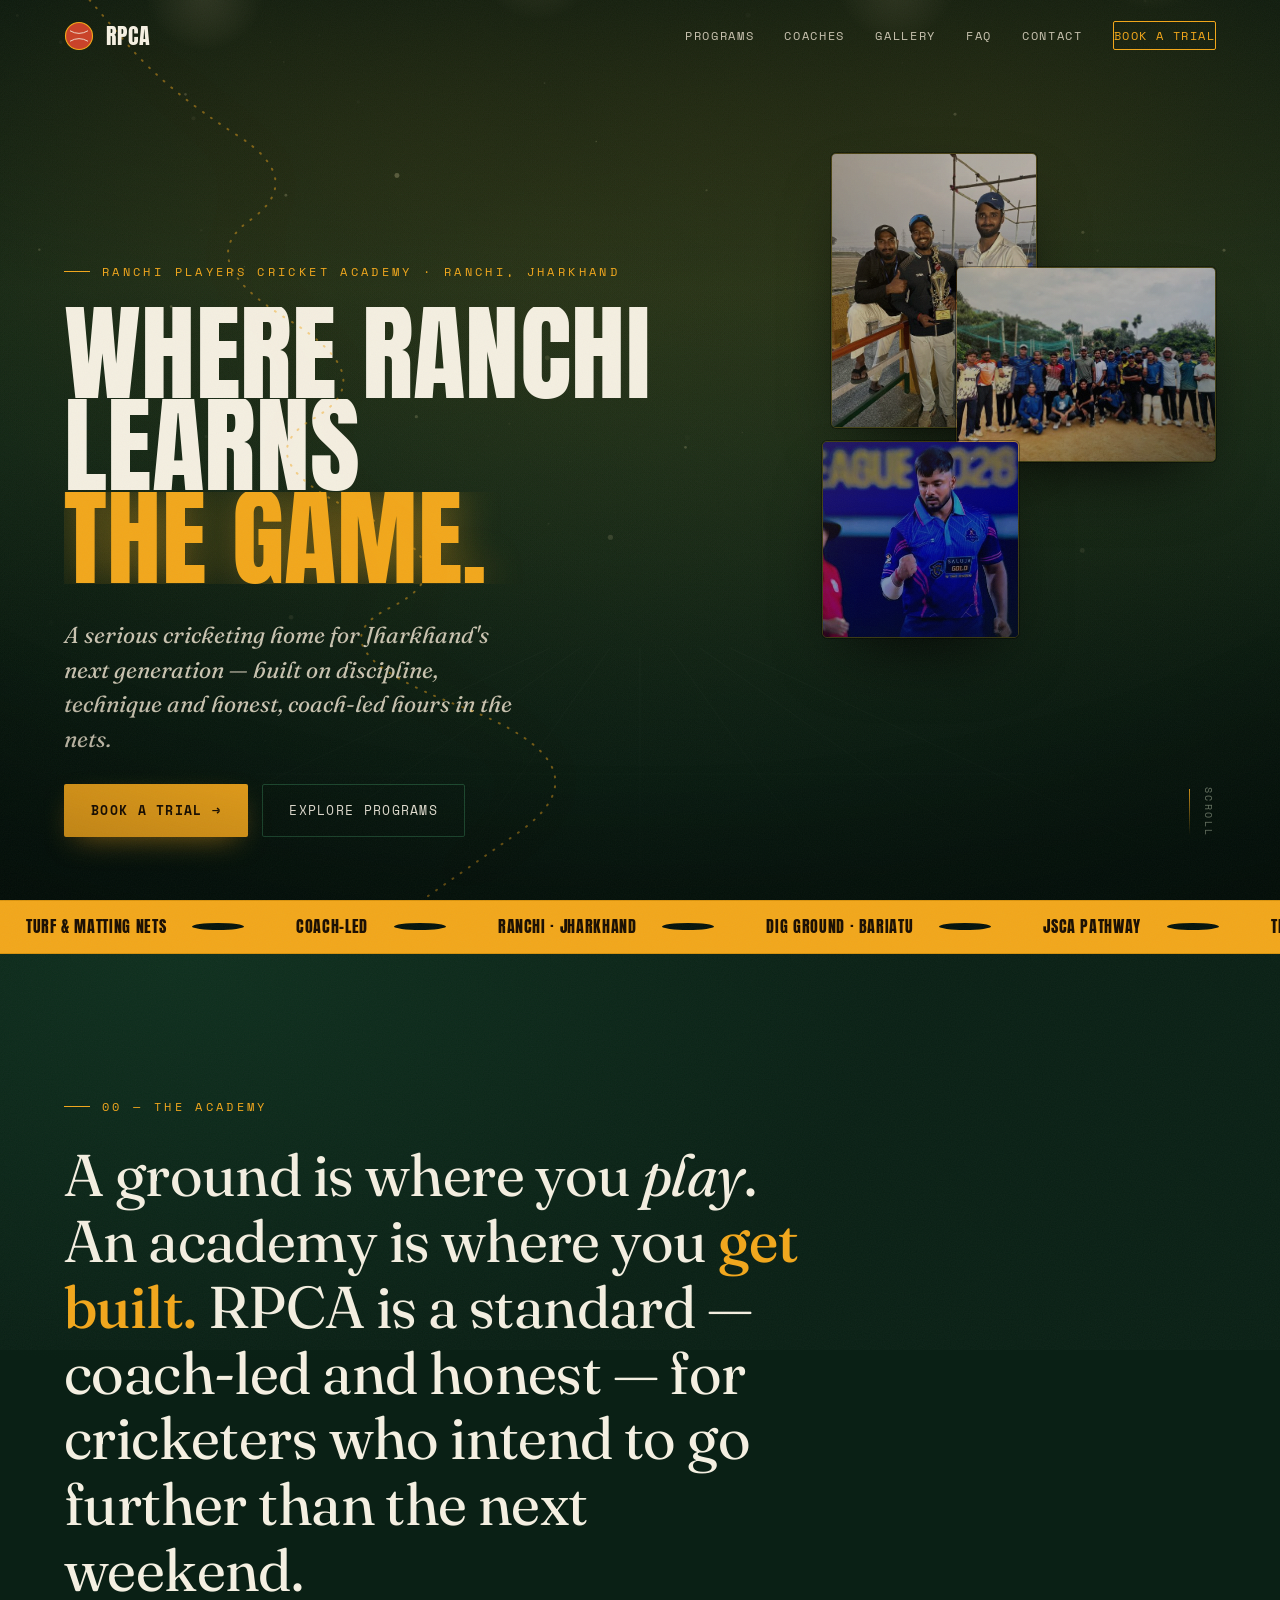
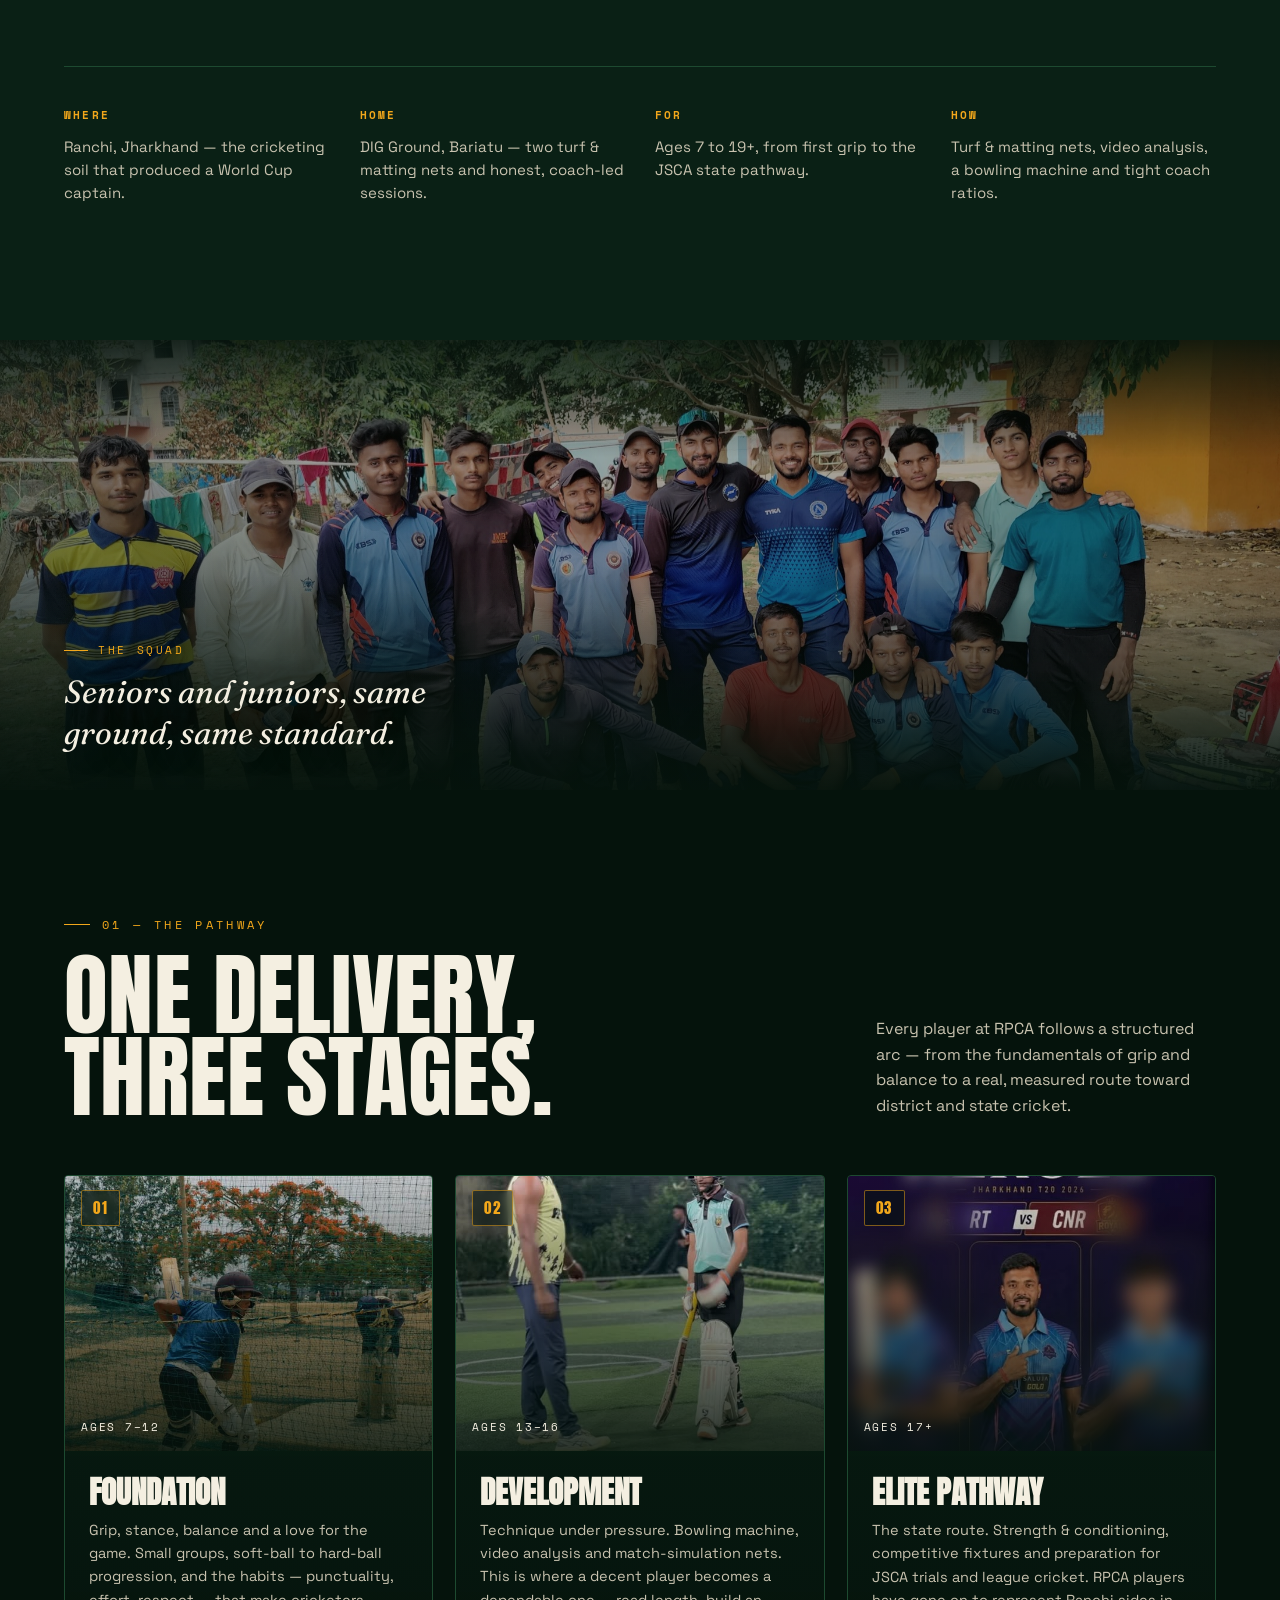
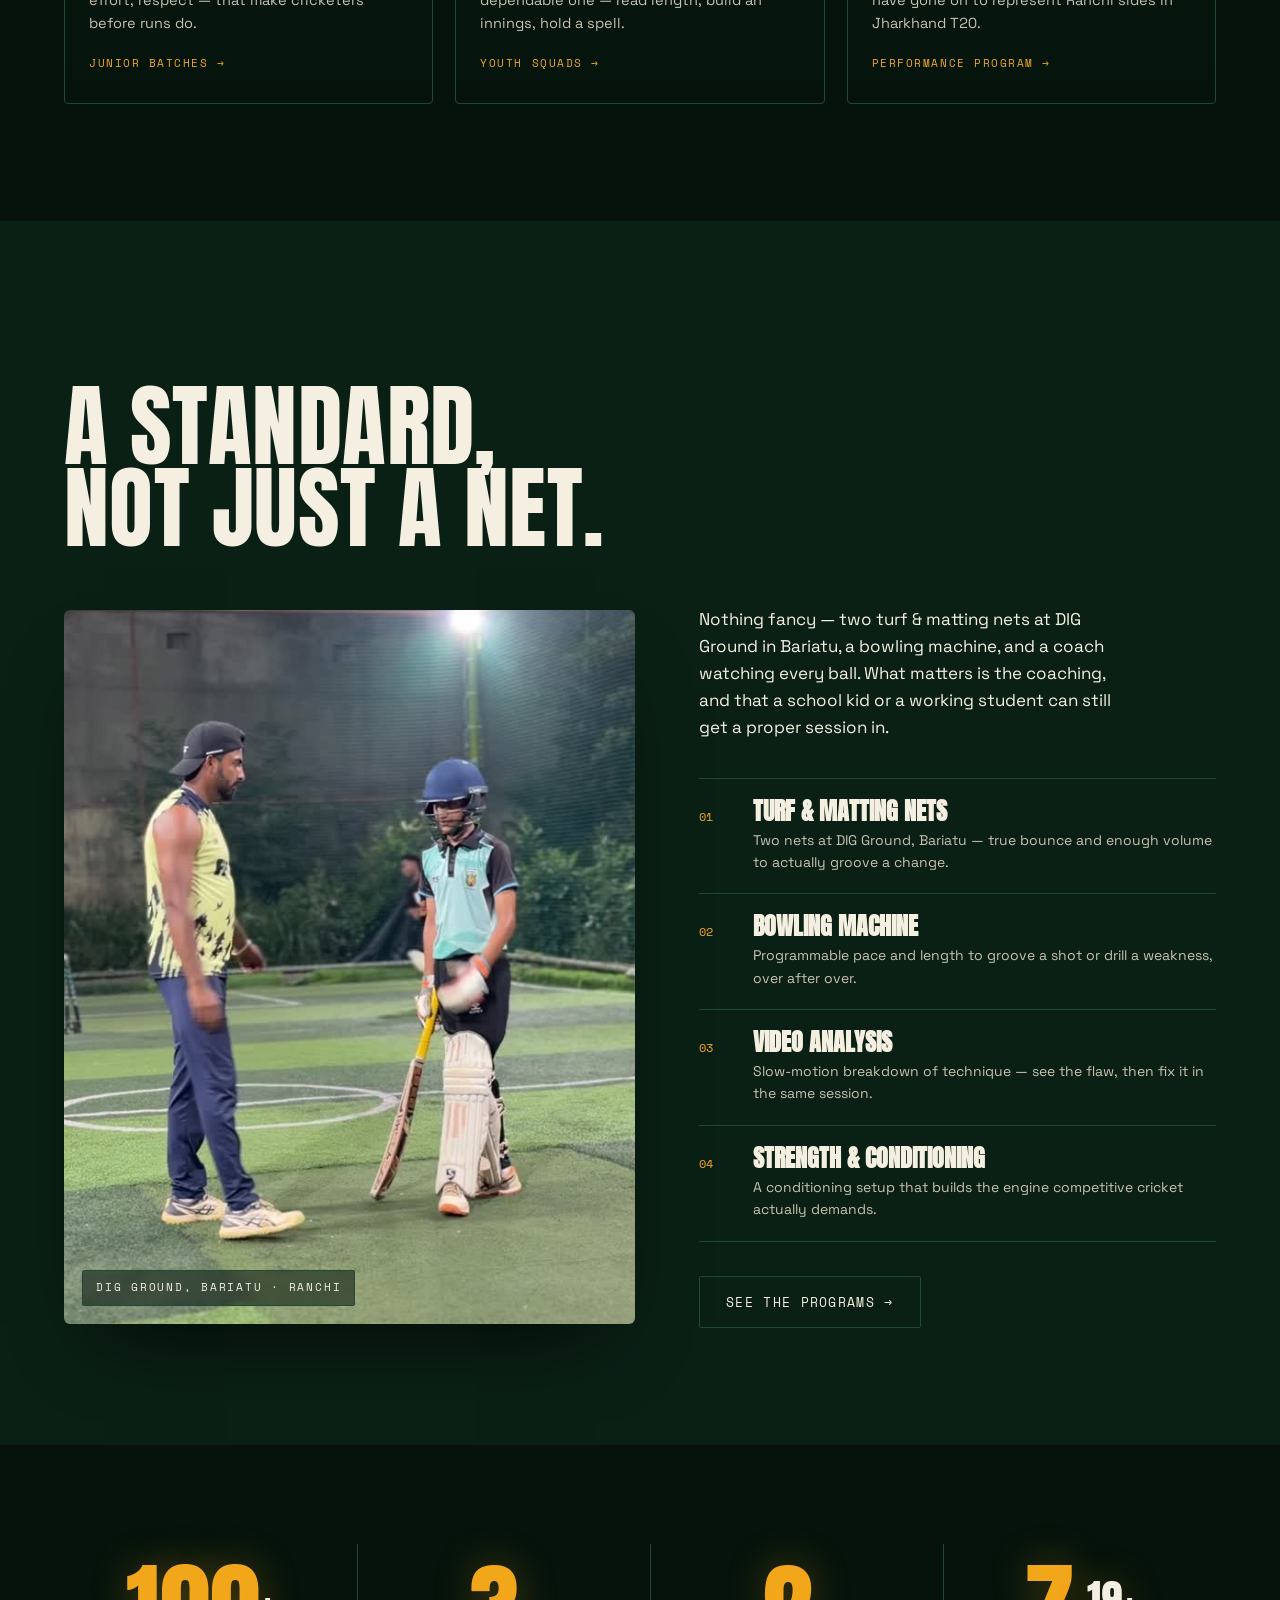
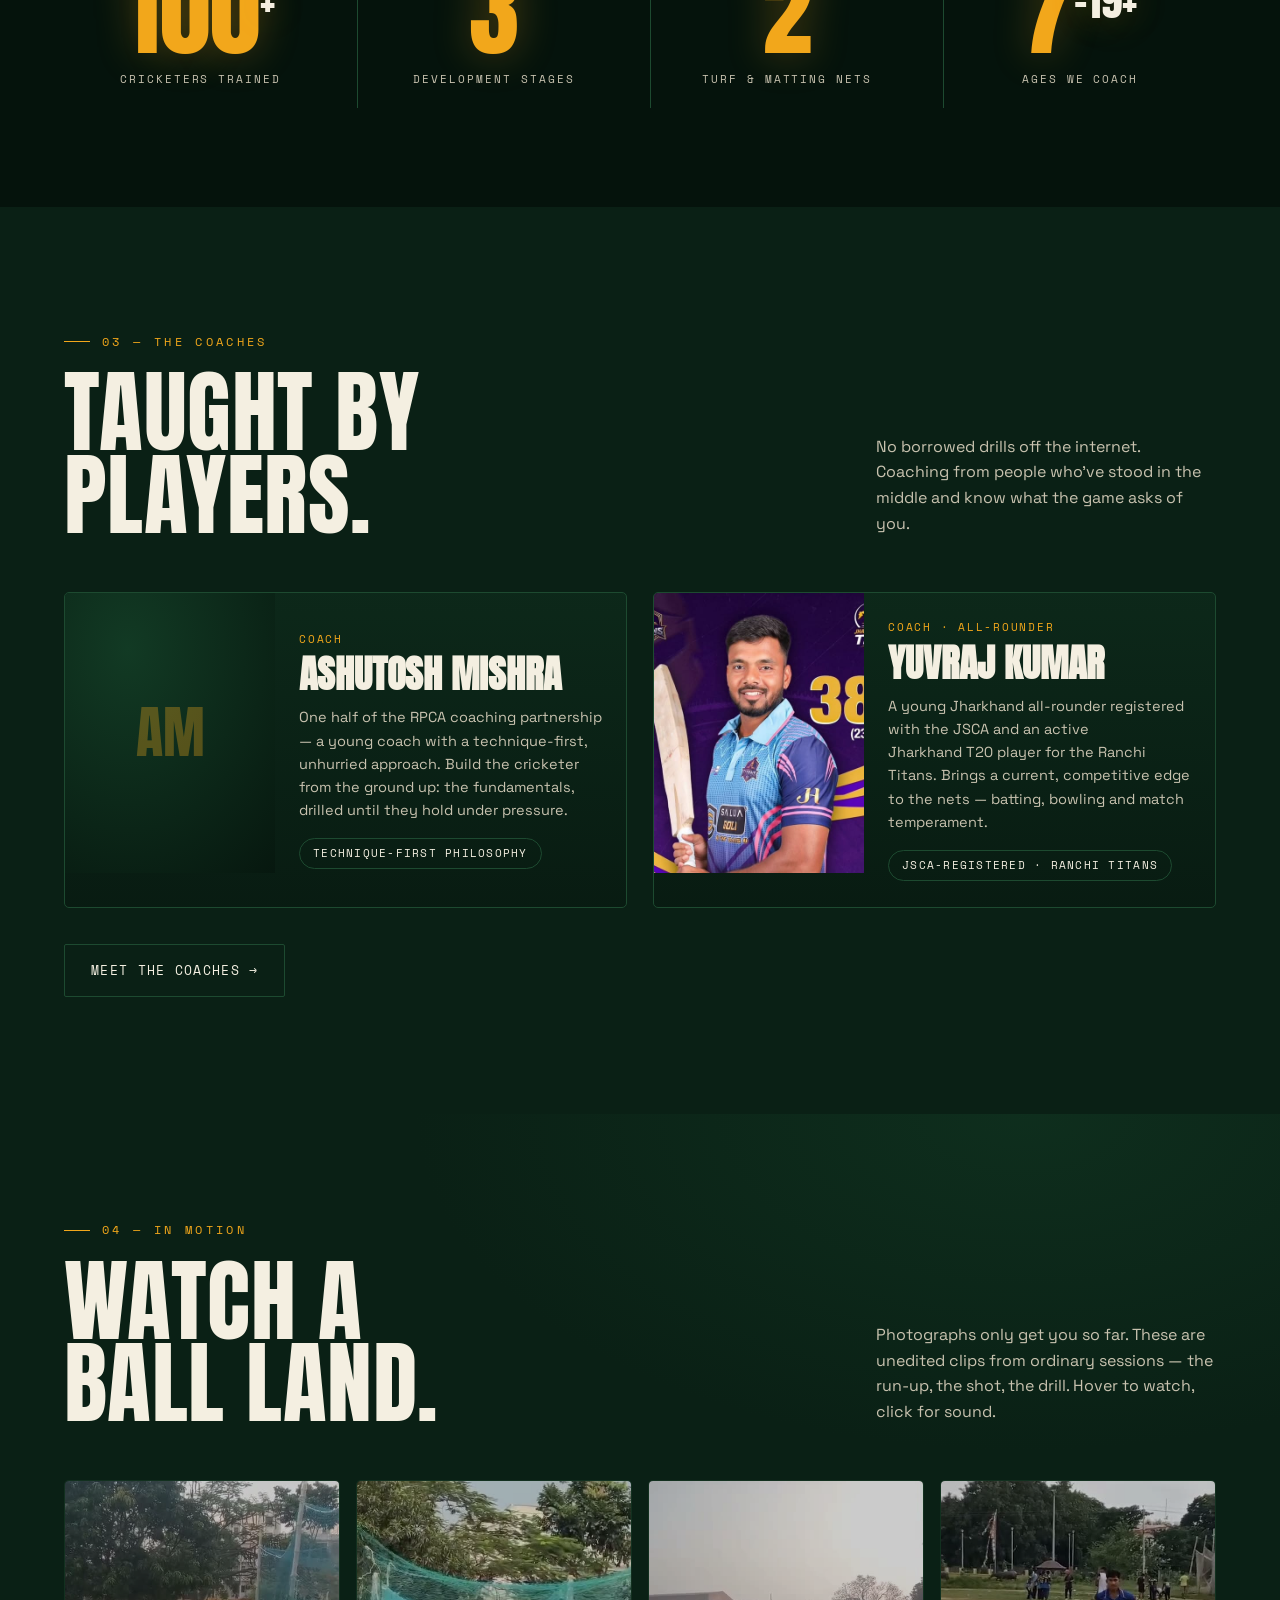
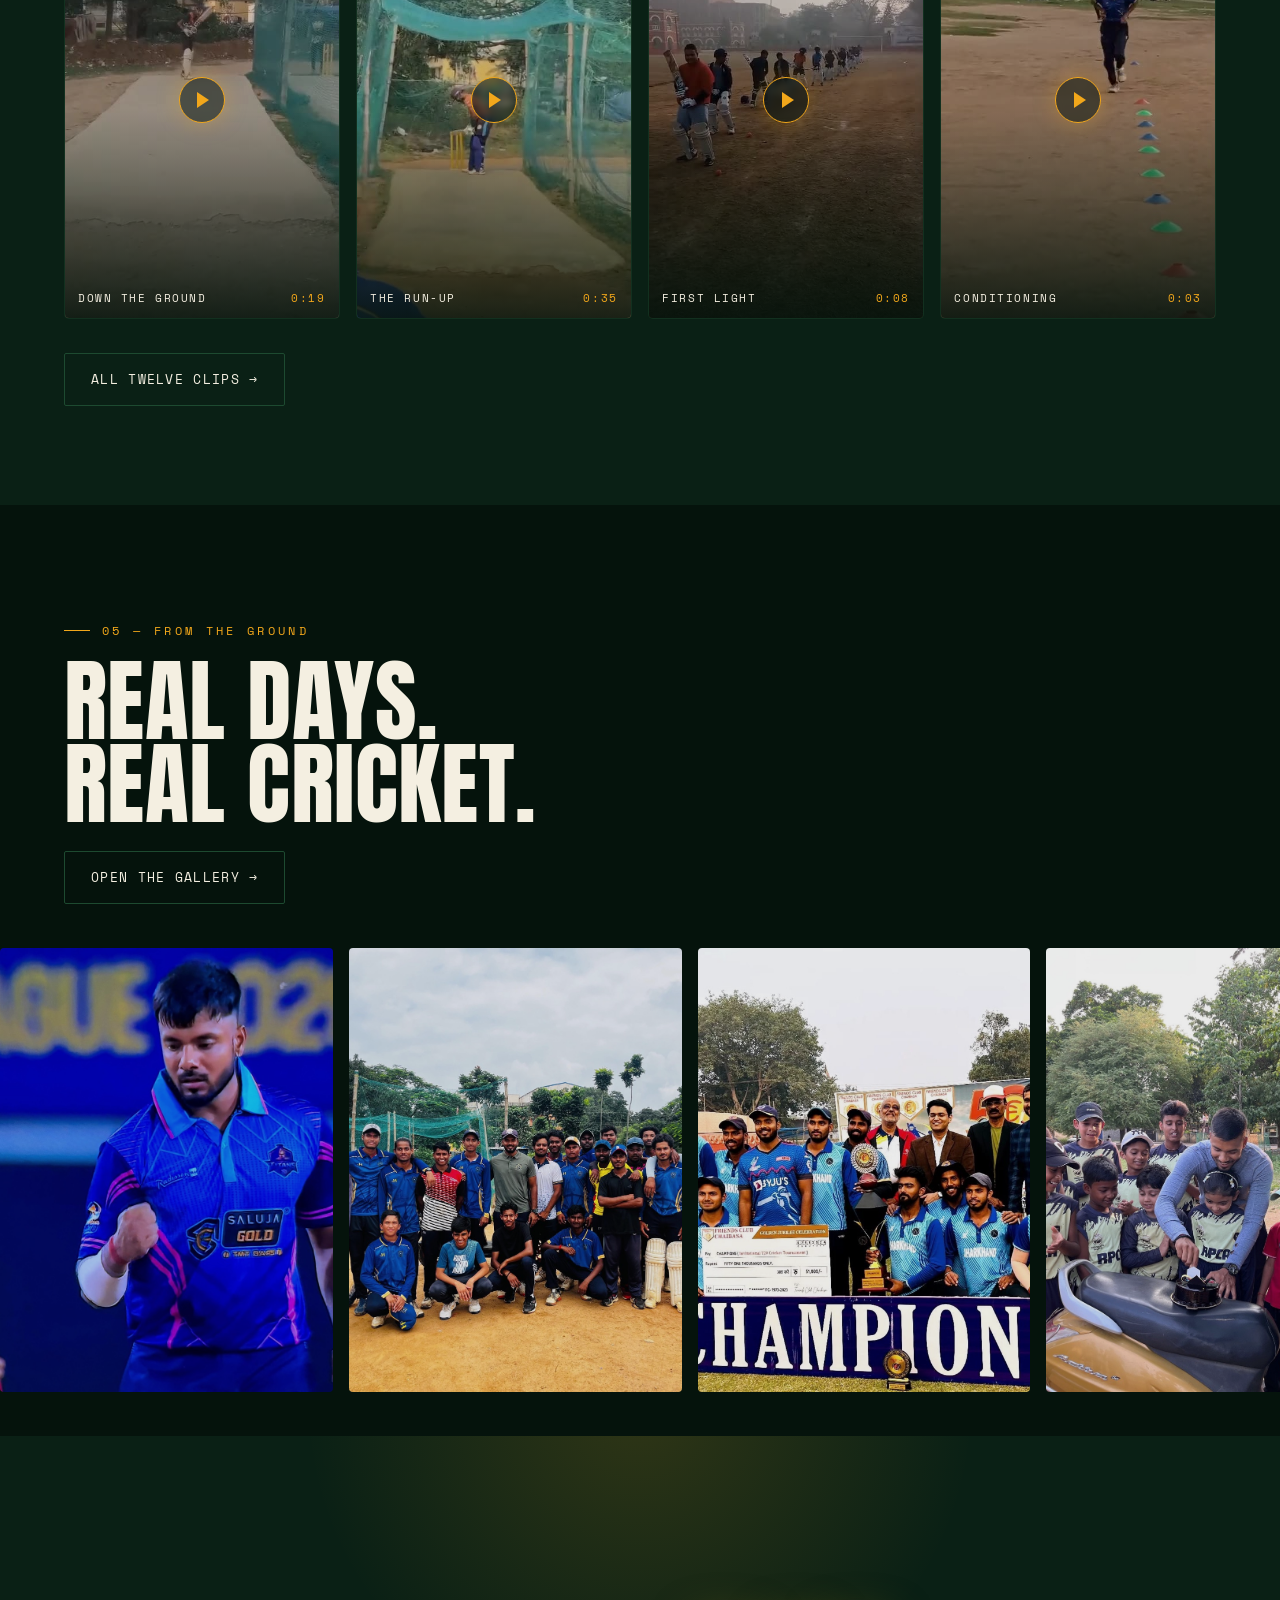
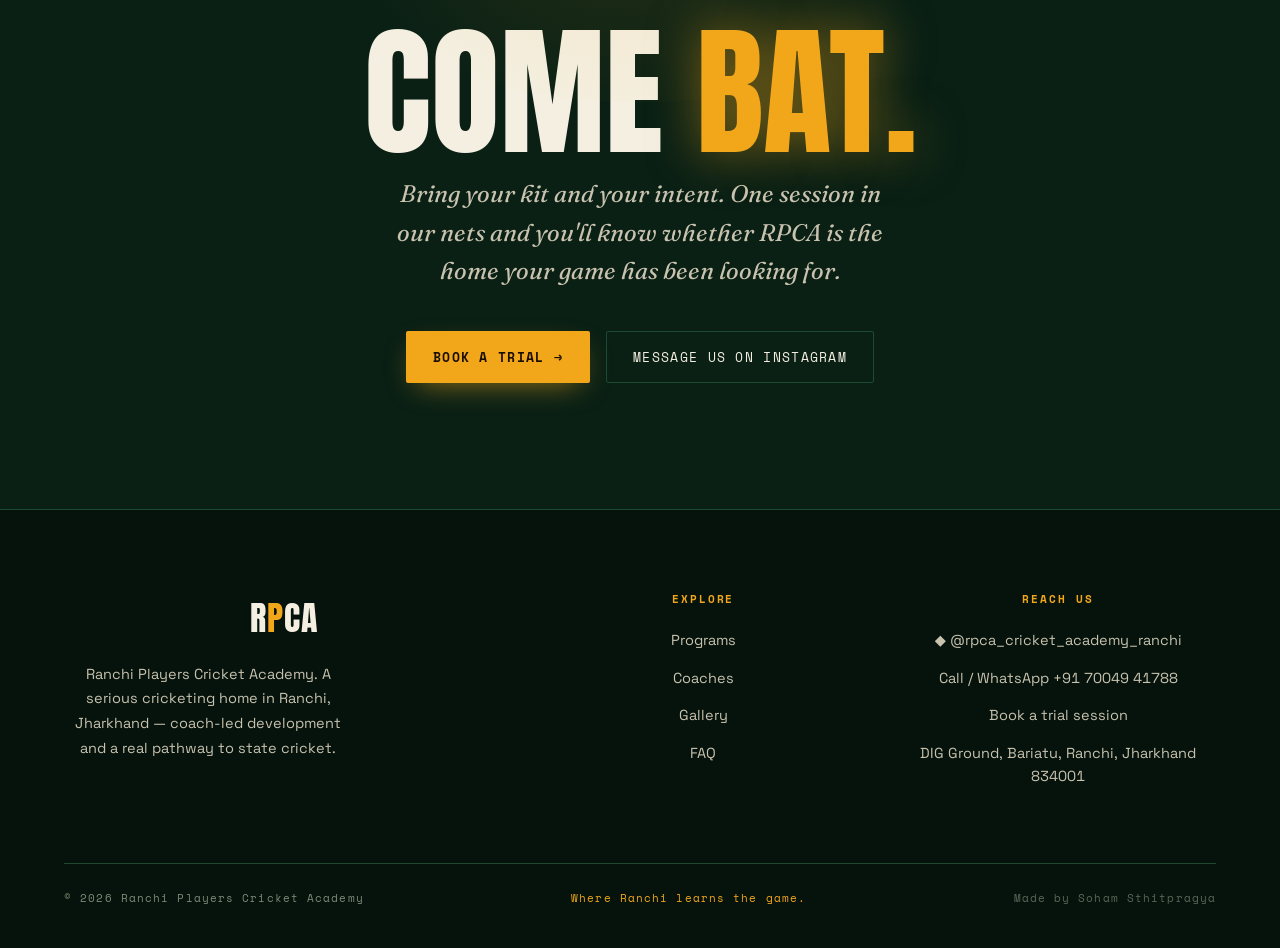
<file: index.html>
<!doctype html>
<html lang="en">
<head>
<meta charset="utf-8">
<meta name="viewport" content="width=device-width, initial-scale=1">
<title>Cricket Academy in Ranchi — RPCA, DIG Ground Bariatu</title>
<meta name="description" content="Cricket academy in Ranchi, Jharkhand. RPCA coaches 100+ cricketers at DIG Ground, Bariatu — turf & matting nets, coach-led batches, ages 7–19+. Book a trial.">
<link rel="canonical" href="https://www.ranchicricket.com/">
<meta property="og:type" content="website">
<meta property="og:site_name" content="Ranchi Players Cricket Academy">
<meta property="og:title" content="RPCA — Cricket Academy in Ranchi">
<meta property="og:description" content="Coach-led cricket training at DIG Ground, Bariatu, Ranchi. A real pathway from first grip to JSCA and state cricket. Book a trial.">
<meta property="og:url" content="https://www.ranchicricket.com/">
<meta property="og:image" content="https://www.ranchicricket.com/uploads/senior-squad-pano-lg.jpg">
<meta name="twitter:card" content="summary_large_image">
<script type="application/ld+json">
{
  "@context": "https://schema.org",
  "@type": ["SportsActivityLocation", "LocalBusiness"],
  "@id": "https://www.ranchicricket.com/#academy",
  "name": "Ranchi Players Cricket Academy (RPCA)",
  "alternateName": ["RPCA", "Ranchi Players Cricket Academy", "RPCA — Ranchi Players Cricket Academy"],
  "telephone": "+91 70049 41788",
  "description": "Cricket academy in Ranchi, Jharkhand. Coach-led training in small batches at DIG Ground, Bariatu — two turf & matting nets and a pathway from first grip to JSCA and state cricket.",
  "url": "https://www.ranchicricket.com/",
  "image": "https://www.ranchicricket.com/uploads/senior-squad-pano-lg.jpg",
  "address": {
    "@type": "PostalAddress",
    "streetAddress": "DIG Ground, Bariatu",
    "addressLocality": "Ranchi",
    "addressRegion": "Jharkhand",
    "postalCode": "834001",
    "addressCountry": "IN"
  },
  "openingHoursSpecification": [
    {"@type": "OpeningHoursSpecification", "dayOfWeek": ["Monday","Tuesday","Wednesday","Thursday","Friday","Saturday","Sunday"], "opens": "09:00", "closes": "11:00"},
    {"@type": "OpeningHoursSpecification", "dayOfWeek": ["Monday","Tuesday","Wednesday","Thursday","Friday","Saturday"], "opens": "16:00", "closes": "18:00"}
  ],
  "sameAs": ["https://www.instagram.com/rpca_cricket_academy_ranchi/"]
}
</script>
<link rel="icon" href="data:image/svg+xml,%3Csvg xmlns='http://www.w3.org/2000/svg' viewBox='0 0 100 100'%3E%3Ctext y='.9em' font-size='90'%3E%F0%9F%8F%8F%3C/text%3E%3C/svg%3E">
<link rel="preconnect" href="https://fonts.googleapis.com">
<link rel="preconnect" href="https://fonts.gstatic.com" crossorigin>
<link href="https://fonts.googleapis.com/css2?family=Anton&family=Fraunces:ital,opsz,wght@0,9..144,400;0,9..144,500;1,9..144,400;1,9..144,500&family=Space+Grotesk:wght@400;500;600;700&family=Space+Mono:wght@400;700&display=swap" rel="stylesheet">
<link rel="stylesheet" href="assets/site.css">
</head>
<body>
<div class="grain"></div>
<div class="vignette"></div>
<div class="cursor" id="cursor"></div>

<!-- delivery-arc spine -->
<div class="spine" aria-hidden="true">
  <svg id="spineSvg" preserveAspectRatio="none" viewBox="0 0 100 100">
    <path class="arc-glow" id="arcGlow" vector-effect="non-scaling-stroke"></path>
    <path class="arc" id="arcPath" vector-effect="non-scaling-stroke"></path>
  </svg>
  <div class="spine-ball" id="spineBall"></div>
</div>

<header id="hdr">
  <a class="brand" href="index.html" aria-label="RPCA home">
    <svg class="mark" viewBox="0 0 40 40" fill="none">
      <circle cx="20" cy="20" r="18" fill="#c9432a" stroke="#f2a71b" stroke-width="1.5"/>
      <path d="M8 13 Q20 20 32 13 M8 27 Q20 20 32 27" stroke="#f4efe1" stroke-width="1.3" fill="none" opacity=".85"/>
    </svg>
    RPCA
  </a>
  <nav class="nav-links" id="nav">
    <a href="programs.html">Programs</a>
    <a href="coaches.html">Coaches</a>
    <a href="gallery.html">Gallery</a>
    <a href="faq.html">FAQ</a>
    <a href="contact.html">Contact</a>
    <a class="nav-cta" href="contact.html">Book a Trial</a>
  </nav>
  <button class="burger" id="burger" aria-label="Menu"><span></span><span></span><span></span></button>
</header>

<main id="top">

<!-- ═══ HERO ═══ -->
<section class="hero has-mosaic">
  <canvas id="field"></canvas>
  <!-- real frames from the academy, floating in the floodlight (desktop only) -->
  <div class="hero-mosaic" aria-hidden="true">
    <div class="hm-frame hm-1"><img src="uploads/ldca-winners-trophy-sm.jpg"
      srcset="uploads/ldca-winners-trophy-sm.jpg 520w, uploads/ldca-winners-trophy.jpg 1125w"
      sizes="(max-width:1100px) 32vw, 16vw" width="1125" height="1500" loading="eager" fetchpriority="high"
      alt="RPCA players with the Lohardaga District Cricket Association winners trophy"></div>
    <div class="hm-frame hm-2"><img src="uploads/nets-full-squad-sm.jpg"
      srcset="uploads/nets-full-squad-sm.jpg 520w, uploads/nets-full-squad.jpg 1500w"
      sizes="(max-width:1100px) 32vw, 16vw" width="1500" height="1125" loading="eager" fetchpriority="high"
      alt="The full RPCA squad at the practice nets, DIG Ground, Bariatu, Ranchi"></div>
    <div class="hm-frame hm-3"><img src="uploads/titans-league-night-sm.jpg"
      srcset="uploads/titans-league-night-sm.jpg 520w, uploads/titans-league-night.jpg 1500w"
      sizes="(max-width:1100px) 32vw, 16vw" width="1500" height="1125" loading="eager" fetchpriority="high"
      alt="RPCA coach Yuvraj Kumar playing for the Ranchi Titans in the Jharkhand T20"></div>
  </div>
  <div class="hero-grad"></div>
  <div class="hero-inner">
    <div class="hero-eyebrow eyebrow">Ranchi Players Cricket Academy · Ranchi, Jharkhand</div>
    <h1>
      <span class="l"><span>Where Ranchi</span></span>
      <span class="l"><span>Learns</span></span>
      <span class="l"><span><em>The Game.</em></span></span>
    </h1>
    <div class="hero-foot">
      <p class="hero-sub">A serious cricketing home for Jharkhand's next generation — built on discipline, technique and honest, coach-led hours in the nets.</p>
      <div class="hero-actions">
        <a class="btn btn-amber" href="contact.html">Book a Trial →</a>
        <a class="btn btn-ghost" href="programs.html">Explore Programs</a>
      </div>
    </div>
  </div>
  <div class="scroll-cue">Scroll<div class="bar"></div></div>
</section>

<!-- ═══ ticker ═══ -->
<div class="ticker" aria-hidden="true"><div class="row" id="tickRow"></div></div>

<!-- ═══ MANIFESTO ═══ -->
<section class="manifesto" id="academy">
  <div class="wrap">
    <div class="eyebrow rise">00 — The Academy</div>
    <p class="lead rise" data-d="1" style="margin-top:26px">
      A ground is where you <em>play</em>. An academy is where you <b>get built.</b>
      RPCA is a standard — coach-led and honest — for cricketers who intend to go further than the next weekend.
    </p>
    <div class="meta">
      <div class="rise" data-d="1"><h4>Where</h4><p>Ranchi, Jharkhand — the cricketing soil that produced a World Cup captain.</p></div>
      <div class="rise" data-d="2"><h4>Home</h4><p>DIG Ground, Bariatu — two turf &amp; matting nets and honest, coach-led sessions.</p></div>
      <div class="rise" data-d="3"><h4>For</h4><p>Ages 7 to 19+, from first grip to the JSCA state pathway.</p></div>
      <div class="rise" data-d="4"><h4>How</h4><p>Turf &amp; matting nets, video analysis, a bowling machine and tight coach ratios.</p></div>
    </div>
  </div>
</section>

<!-- ═══ PANORAMA BREAK — the squad, full width ═══ -->
<section class="pano">
  <img src="uploads/senior-squad-pano-lg.jpg"
       srcset="uploads/senior-squad-pano-sm.jpg 1100w, uploads/senior-squad-pano-lg.jpg 2200w"
       sizes="100vw" width="2200" height="990"
       alt="The senior RPCA squad together after a session in Ranchi" loading="lazy">
  <div class="pano-cap">
    <div class="k">The Squad</div>
    <p>Seniors and juniors, same ground, same standard.</p>
  </div>
</section>

<!-- ═══ PATHWAY ═══ -->
<section class="section band-night" id="pathway">
  <div class="wrap">
    <div class="sec-head">
      <div>
        <div class="eyebrow rise">01 — The Pathway</div>
        <h2 class="big rise" data-d="1" style="margin-top:20px">One delivery,<br>three stages.</h2>
      </div>
      <p class="note rise" data-d="2">Every player at RPCA follows a structured arc — from the fundamentals of grip and balance to a real, measured route toward district and state cricket.</p>
    </div>
    <div class="tiers">
      <a class="tier rise" data-d="1" href="programs.html">
        <div class="ph"><img src="uploads/youth-batting.jpg" alt="Young batter in the RPCA nets" loading="lazy"><span class="num">01</span><span class="age">Ages 7–12</span></div>
        <div class="body">
          <h3>Foundation</h3>
          <p>Grip, stance, balance and a love for the game. Small groups, soft-ball to hard-ball progression, and the habits — punctuality, effort, respect — that make cricketers before runs do.</p>
          <span class="learn">Junior batches →</span>
        </div>
      </a>
      <a class="tier rise" data-d="2" href="programs.html">
        <div class="ph"><img src="uploads/nets-training.jpg" alt="Coach working with a young batter in the nets" loading="lazy"><span class="num">02</span><span class="age">Ages 13–16</span></div>
        <div class="body">
          <h3>Development</h3>
          <p>Technique under pressure. Bowling machine, video analysis and match-simulation nets. This is where a decent player becomes a dependable one — read length, build an innings, hold a spell.</p>
          <span class="learn">Youth squads →</span>
        </div>
      </a>
      <a class="tier rise" data-d="3" href="programs.html">
        <div class="ph"><img src="uploads/yuvraj-highlighted.jpg" alt="Yuvraj Kumar — RPCA coach and Jharkhand T20 player" loading="lazy"><span class="num">03</span><span class="age">Ages 17+</span></div>
        <div class="body">
          <h3>Elite Pathway</h3>
          <p>The state route. Strength &amp; conditioning, competitive fixtures and preparation for JSCA trials and league cricket. RPCA players have gone on to represent Ranchi sides in Jharkhand T20.</p>
          <span class="learn">Performance program →</span>
        </div>
      </a>
    </div>
  </div>
</section>

<!-- ═══ GROUND ═══ -->
<section class="section band-pitch" id="ground">
  <div class="wrap">
    <div class="sec-head" style="margin-bottom:0">
      <div>
        <div class="eyebrow rise">02 — The Ground</div>
        <h2 class="big rise" data-d="1" style="margin-top:20px">A standard,<br>not just a net.</h2>
      </div>
    </div>
    <div class="split" style="margin-top:56px">
      <div class="feat rise"><img src="uploads/nets-training.jpg" alt="A coach working with a young batter in the RPCA nets" style="object-position:50% 32%"><span class="tag">DIG Ground, Bariatu · Ranchi</span></div>
      <div>
        <p class="note rise" style="max-width:40ch;font-size:17px;line-height:1.6">Nothing fancy — two turf &amp; matting nets at DIG Ground in Bariatu, a bowling machine, and a coach watching every ball. What matters is the coaching, and that a school kid or a working student can still get a proper session in.</p>
        <ul class="fac-list" style="margin-top:36px">
          <li class="rise" data-d="1"><span class="fn">01</span><div><h4>Turf &amp; Matting Nets</h4><p>Two nets at DIG Ground, Bariatu — true bounce and enough volume to actually groove a change.</p></div></li>
          <li class="rise" data-d="2"><span class="fn">02</span><div><h4>Bowling Machine</h4><p>Programmable pace and length to groove a shot or drill a weakness, over after over.</p></div></li>
          <li class="rise" data-d="3"><span class="fn">03</span><div><h4>Video Analysis</h4><p>Slow-motion breakdown of technique — see the flaw, then fix it in the same session.</p></div></li>
          <li class="rise" data-d="4"><span class="fn">04</span><div><h4>Strength &amp; Conditioning</h4><p>A conditioning setup that builds the engine competitive cricket actually demands.</p></div></li>
        </ul>
        <a class="btn btn-ghost rise" data-d="4" href="programs.html" style="margin-top:34px">See the programs →</a>
      </div>
    </div>
  </div>
</section>

<!-- ═══ STATS ═══ -->
<section class="stats">
  <div class="wrap">
    <div class="grid4">
      <div class="stat rise" data-d="1"><div class="num" data-count="100" data-suffix="+">0</div><div class="lab">Cricketers Trained</div></div>
      <div class="stat rise" data-d="2"><div class="num" data-count="3">0</div><div class="lab">Development Stages</div></div>
      <div class="stat rise" data-d="3"><div class="num" data-count="2">0</div><div class="lab">Turf &amp; Matting Nets</div></div>
      <div class="stat rise" data-d="4"><div class="num" data-count="7" data-suffix="–19+">0</div><div class="lab">Ages We Coach</div></div>
    </div>
  </div>
</section>

<!-- ═══ COACHES ═══ -->
<section class="section band-pitch" id="coaches">
  <div class="wrap">
    <div class="sec-head" style="margin-bottom:0">
      <div>
        <div class="eyebrow rise">03 — The Coaches</div>
        <h2 class="big rise" data-d="1" style="margin-top:20px">Taught by<br>players.</h2>
      </div>
      <p class="note rise" data-d="2">No borrowed drills off the internet. Coaching from people who've stood in the middle and know what the game asks of you.</p>
    </div>
    <div class="coach-grid" style="margin-top:56px">
      <article class="coach rise" data-d="1">
        <div class="pf placeholder"><span class="initials">AM</span></div>
        <div class="info">
          <div class="role">Coach</div>
          <h3>Ashutosh Mishra</h3>
          <p class="bio">One half of the RPCA coaching partnership — a young coach with a technique-first, unhurried approach. Build the cricketer from the ground up: the fundamentals, drilled until they hold under pressure.</p>
          <span class="badge">Technique-first philosophy</span>
        </div>
      </article>
      <article class="coach rise" data-d="2">
        <div class="pf"><img src="uploads/yuvraj-kumar.jpg" alt="Yuvraj Kumar, RPCA coach and Jharkhand T20 all-rounder"></div>
        <div class="info">
          <div class="role">Coach · All-Rounder</div>
          <h3>Yuvraj Kumar</h3>
          <p class="bio">A young Jharkhand all-rounder registered with the JSCA and an active Jharkhand&nbsp;T20 player for the Ranchi Titans. Brings a current, competitive edge to the nets — batting, bowling and match temperament.</p>
          <span class="badge">JSCA-registered · Ranchi Titans</span>
        </div>
      </article>
    </div>
    <a class="btn btn-ghost rise" data-d="3" href="coaches.html" style="margin-top:36px">Meet the coaches →</a>
  </div>
</section>

<!-- ═══ IN MOTION — a taste of the film archive ═══ -->
<section class="motion" id="motion">
  <div class="wrap">
    <div class="sec-head">
      <div>
        <div class="eyebrow rise">04 — In Motion</div>
        <h2 class="big rise" data-d="1" style="margin-top:20px">Watch a<br>ball land.</h2>
      </div>
      <p class="note rise" data-d="2">Photographs only get you so far. These are unedited clips from ordinary sessions — the run-up, the shot, the drill. Hover to watch, click for sound.</p>
    </div>
    <div class="vwall">
      <figure class="vcard rise" data-d="1" data-lb data-src="uploads/video/nets-batting-drive.mp4" data-title="Driving in the nets" data-meta="0:19">
        <img class="poster" src="uploads/video/poster-nets-batting-drive.jpg" alt="A batter driving in the RPCA nets" loading="lazy">
        <span class="play" aria-hidden="true"></span>
        <figcaption class="vmeta"><span class="t">Down the Ground</span><span class="d">0:19</span></figcaption>
      </figure>
      <figure class="vcard rise" data-d="2" data-lb data-src="uploads/video/nets-bowling-blue.mp4" data-title="A spell in the nets" data-meta="0:35">
        <img class="poster" src="uploads/video/poster-nets-bowling-blue.jpg" alt="A bowler delivering in the nets" loading="lazy">
        <span class="play" aria-hidden="true"></span>
        <figcaption class="vmeta"><span class="t">The Run-Up</span><span class="d">0:35</span></figcaption>
      </figure>
      <figure class="vcard rise" data-d="3" data-lb data-src="uploads/video/morning-drills-line.mp4" data-title="Morning drills" data-meta="0:08">
        <img class="poster" src="uploads/video/poster-morning-drills-line.jpg" alt="Players lined up for morning fielding drills" loading="lazy">
        <span class="play" aria-hidden="true"></span>
        <figcaption class="vmeta"><span class="t">First Light</span><span class="d">0:08</span></figcaption>
      </figure>
      <figure class="vcard rise" data-d="4" data-lb data-src="uploads/video/fitness-cone-drill.mp4" data-title="Conditioning — cone ladder" data-meta="0:03">
        <img class="poster" src="uploads/video/poster-fitness-cone-drill.jpg" alt="A player running a cone ladder drill" loading="lazy">
        <span class="play" aria-hidden="true"></span>
        <figcaption class="vmeta"><span class="t">Conditioning</span><span class="d">0:03</span></figcaption>
      </figure>
    </div>
    <a class="btn btn-ghost rise" data-d="4" href="gallery.html#film" style="margin-top:34px">All twelve clips →</a>
  </div>
</section>

<!-- ═══ GALLERY ═══ -->
<section class="gallery" id="gallery">
  <div class="wrap">
    <div class="eyebrow rise">05 — From the Ground</div>
    <h2 class="big rise" data-d="1" style="margin-top:20px">Real days.<br>Real cricket.</h2>
    <a class="btn btn-ghost rise" data-d="2" href="gallery.html" style="margin-top:26px">Open the gallery →</a>
  </div>
  <div class="reel" id="reel"></div>
</section>

<!-- ═══ CTA ═══ -->
<section class="cta" id="contact">
  <div class="wrap">
    <div class="eyebrow rise">06 — Book a Trial</div>
    <h2 class="rise" data-d="1">Come <em>bat.</em></h2>
    <p class="sub rise" data-d="2">Bring your kit and your intent. One session in our nets and you'll know whether RPCA is the home your game has been looking for.</p>
    <div class="actions rise" data-d="3">
      <a class="btn btn-amber" href="contact.html">Book a Trial →</a>
      <a class="btn btn-ghost" href="https://www.instagram.com/rpca_cricket_academy_ranchi/" target="_blank" rel="noopener">Message us on Instagram</a>
    </div>
  </div>
  <footer>
    <div class="wrap">
      <div class="foot-grid">
        <div class="foot-col">
          <div class="foot-brand">R<span>P</span>CA</div>
          <p>Ranchi Players Cricket Academy. A serious cricketing home in Ranchi, Jharkhand — coach-led development and a real pathway to state cricket.</p>
        </div>
        <div class="foot-col">
          <h5>Explore</h5>
          <ul>
            <li><a href="programs.html">Programs</a></li>
            <li><a href="coaches.html">Coaches</a></li>
            <li><a href="gallery.html">Gallery</a></li>
            <li><a href="faq.html">FAQ</a></li>
          </ul>
        </div>
        <div class="foot-col">
          <h5>Reach Us</h5>
          <ul>
            <li><a href="https://www.instagram.com/rpca_cricket_academy_ranchi/" target="_blank" rel="noopener">◆ @rpca_cricket_academy_ranchi</a></li>
            <li><a href="tel:+917004941788">Call / WhatsApp +91 70049 41788</a></li>
            <li><a href="contact.html">Book a trial session</a></li>
            <li><a href="contact.html">DIG Ground, Bariatu, Ranchi, Jharkhand 834001</a></li>
          </ul>
        </div>
      </div>
      <div class="foot-bottom">
        <span>© <span id="yr"></span> Ranchi Players Cricket Academy</span>
        <span class="ig">Where Ranchi learns the game.</span>
        <span class="made">Made by Soham Sthitpragya</span>
      </div>
    </div>
  </footer>
</section>

</main>
<script src="assets/site.js"></script>
</body>
</html>
</file>
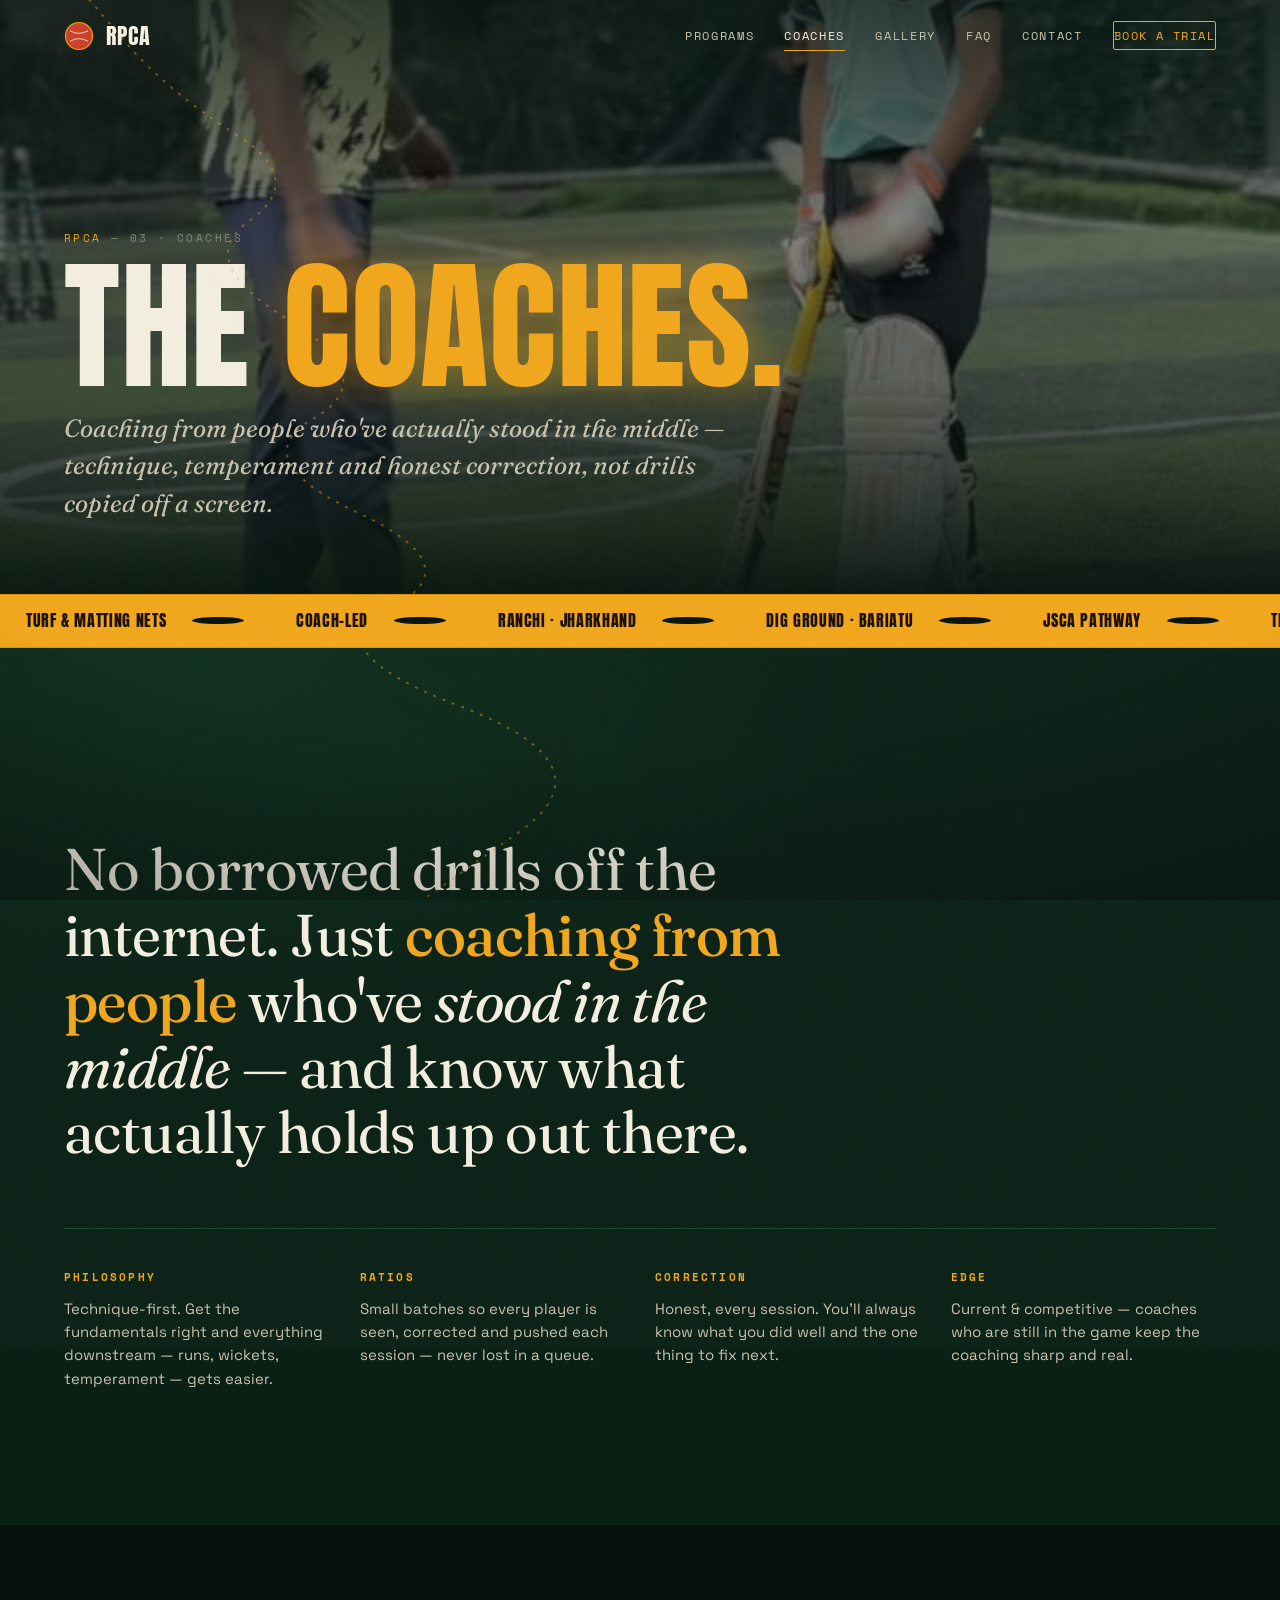
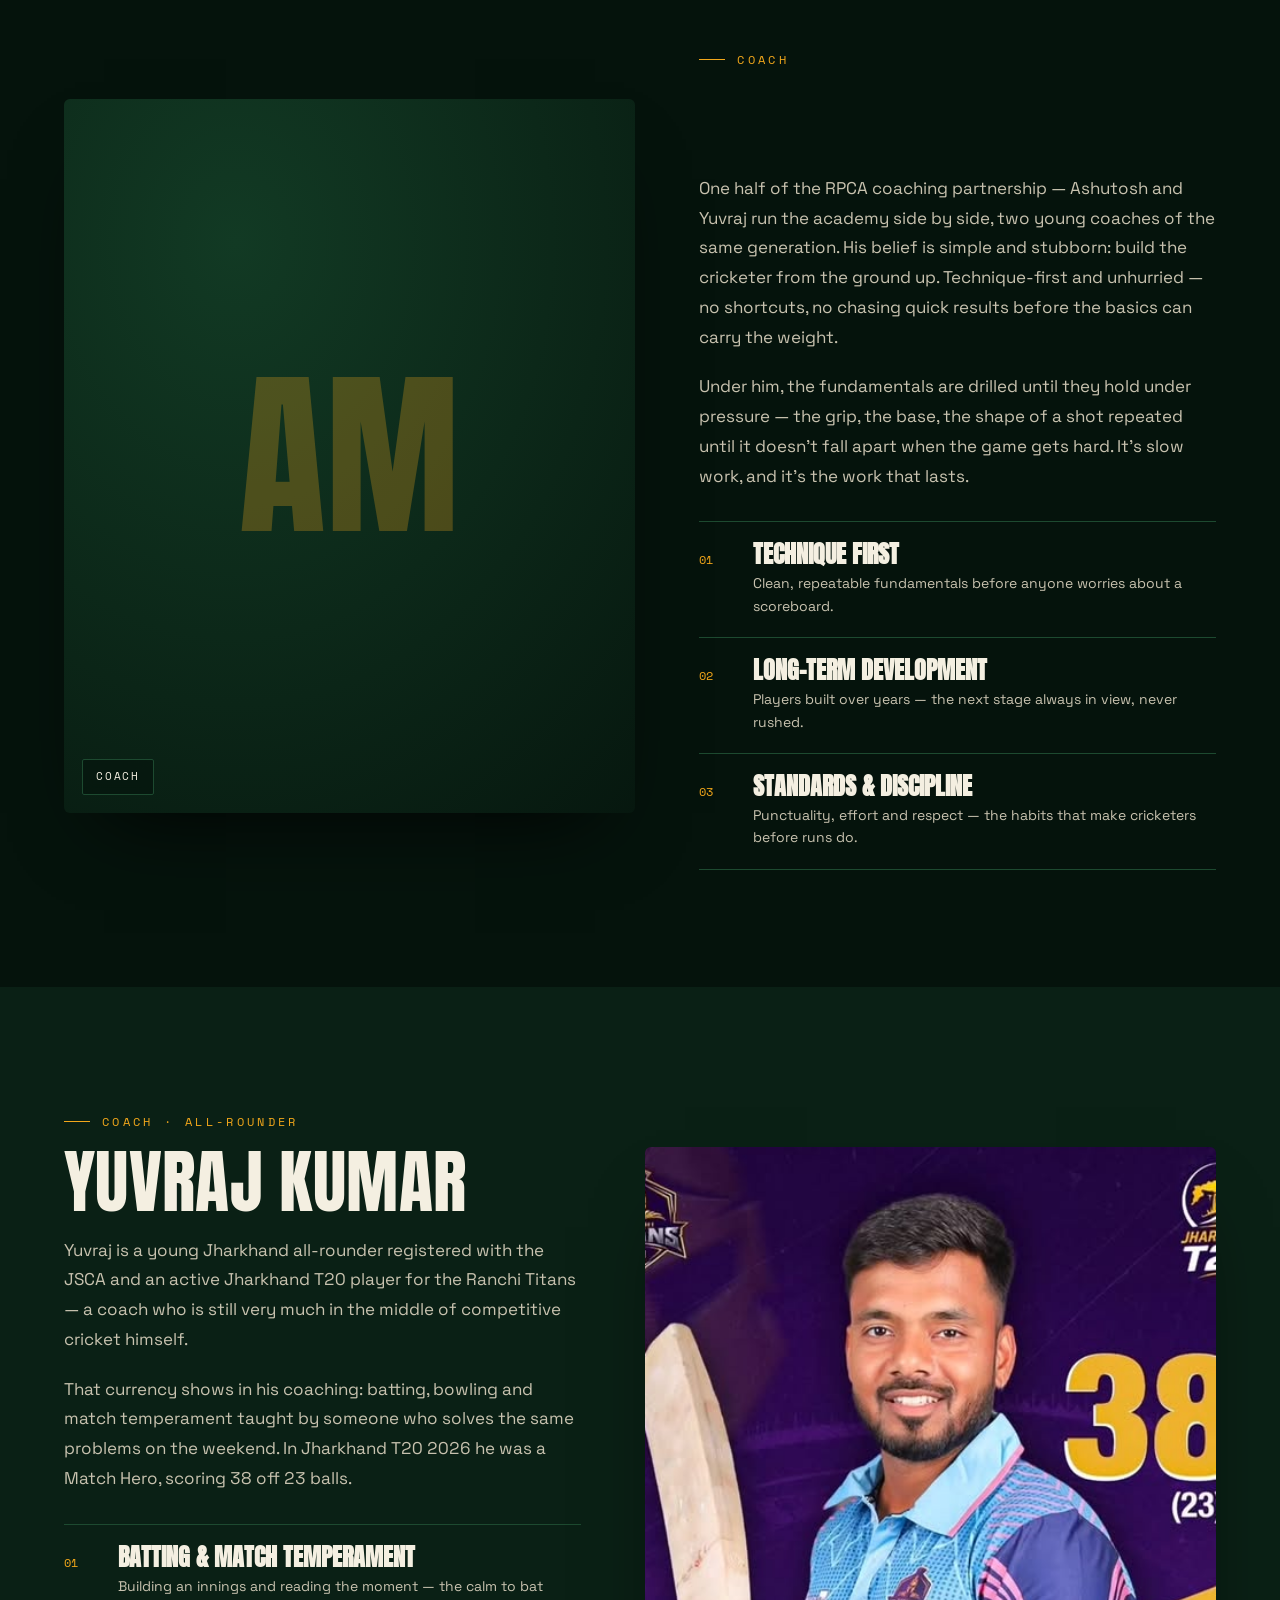
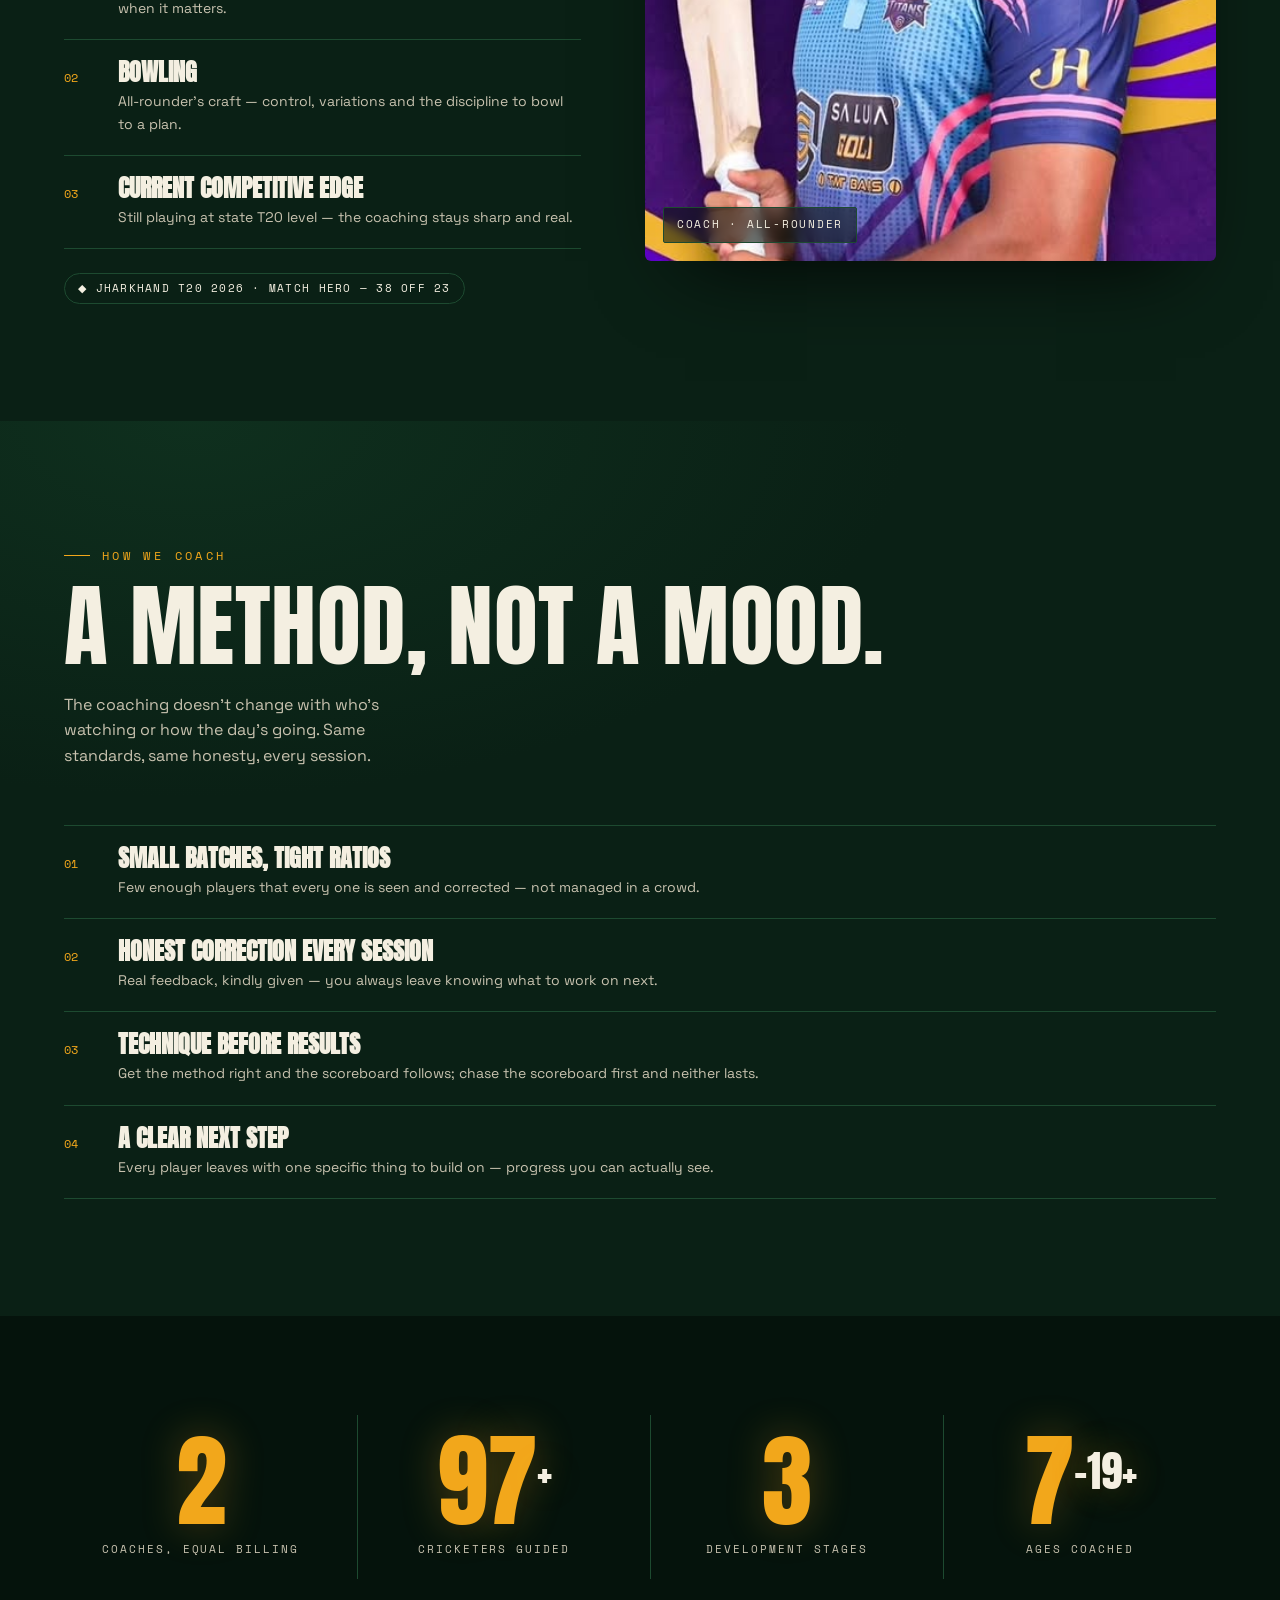
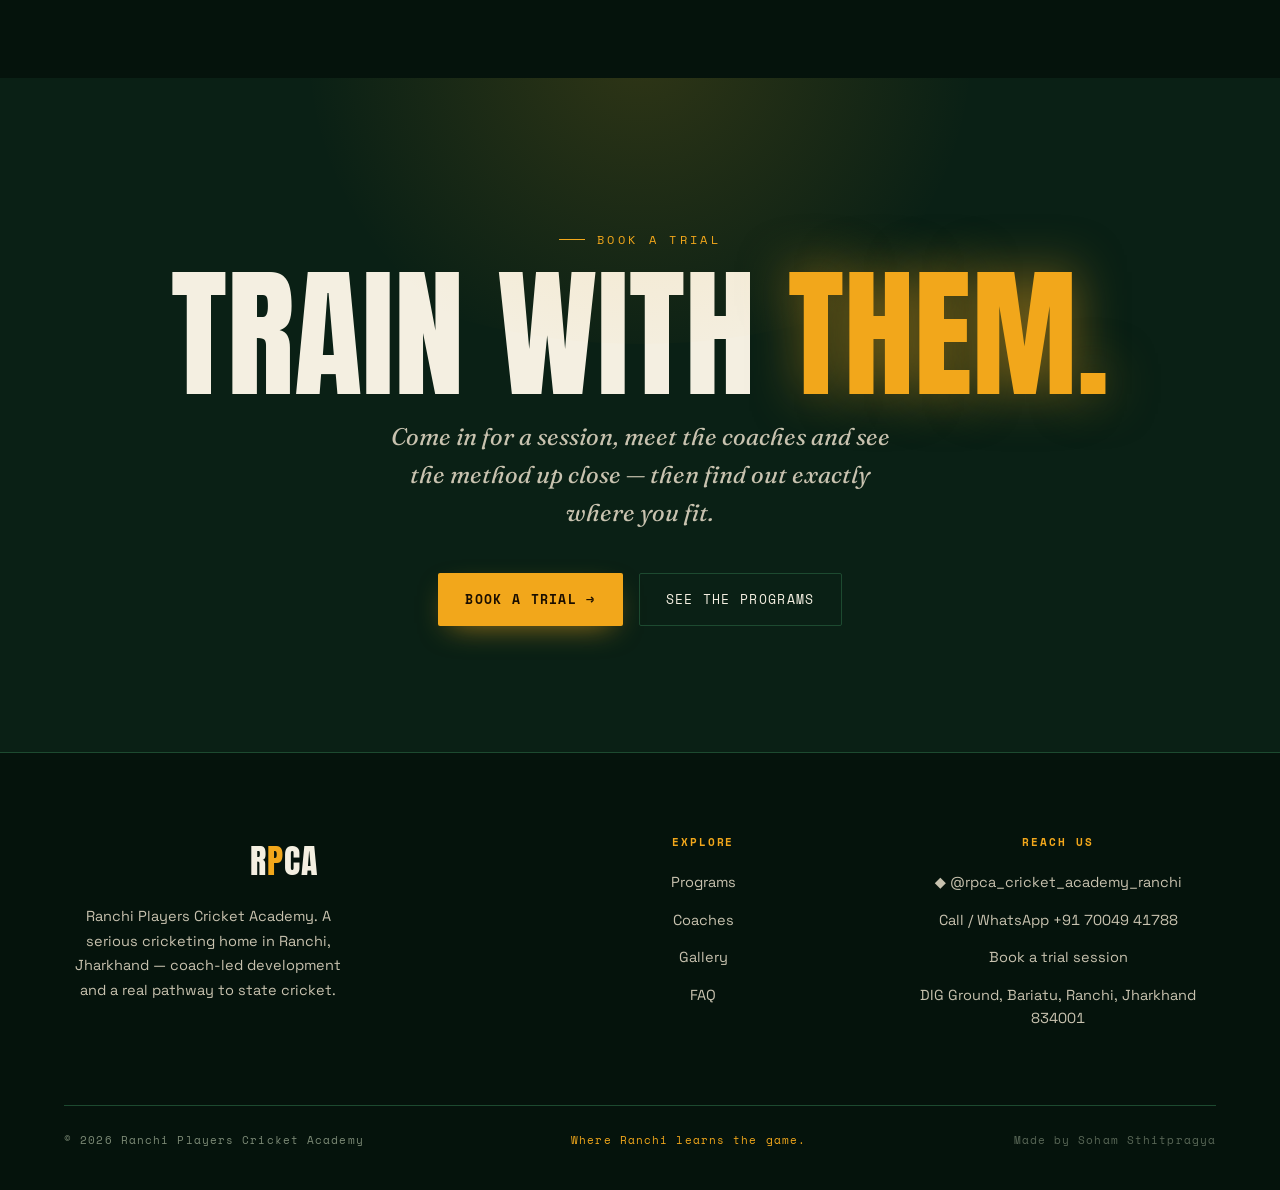
<file: coaches.html>
<!doctype html>
<html lang="en">
<head>
<meta charset="utf-8">
<meta name="viewport" content="width=device-width, initial-scale=1">
<title>Cricket Coaches in Ranchi — RPCA Academy</title>
<meta name="description" content="Meet the RPCA coaches in Ranchi — Ashutosh Mishra and Jharkhand T20 all-rounder Yuvraj Kumar. Technique-first coaching in small batches at DIG Ground, Bariatu.">
<link rel="canonical" href="https://www.ranchicricket.com/coaches.html">
<meta property="og:type" content="website">
<meta property="og:site_name" content="Ranchi Players Cricket Academy">
<meta property="og:title" content="Cricket Coaches in Ranchi — Ashutosh Mishra & Yuvraj Kumar | RPCA">
<meta property="og:description" content="Technique-first cricket coaching in small batches at DIG Ground, Bariatu, Ranchi — from coaches who've stood in the middle.">
<meta property="og:url" content="https://www.ranchicricket.com/coaches.html">
<meta property="og:image" content="https://www.ranchicricket.com/uploads/senior-squad-pano-lg.jpg">
<meta name="twitter:card" content="summary_large_image">
<script type="application/ld+json">
{
  "@context": "https://schema.org",
  "@type": ["SportsActivityLocation", "LocalBusiness"],
  "@id": "https://www.ranchicricket.com/#academy",
  "name": "Ranchi Players Cricket Academy (RPCA)",
  "alternateName": ["RPCA", "Ranchi Players Cricket Academy", "RPCA — Ranchi Players Cricket Academy"],
  "telephone": "+91 70049 41788",
  "url": "https://www.ranchicricket.com/",
  "image": "https://www.ranchicricket.com/uploads/senior-squad-pano-lg.jpg",
  "address": {
    "@type": "PostalAddress",
    "streetAddress": "DIG Ground, Bariatu",
    "addressLocality": "Ranchi",
    "addressRegion": "Jharkhand",
    "postalCode": "834001",
    "addressCountry": "IN"
  },
  "openingHoursSpecification": [
    {"@type": "OpeningHoursSpecification", "dayOfWeek": ["Monday","Tuesday","Wednesday","Thursday","Friday","Saturday","Sunday"], "opens": "09:00", "closes": "11:00"},
    {"@type": "OpeningHoursSpecification", "dayOfWeek": ["Monday","Tuesday","Wednesday","Thursday","Friday","Saturday"], "opens": "16:00", "closes": "18:00"}
  ],
  "sameAs": ["https://www.instagram.com/rpca_cricket_academy_ranchi/"]
}
</script>
<script type="application/ld+json">
{
  "@context": "https://schema.org",
  "@type": "BreadcrumbList",
  "itemListElement": [
    {
      "@type": "ListItem",
      "position": 1,
      "name": "RPCA — Ranchi Players Cricket Academy",
      "item": "https://www.ranchicricket.com/"
    },
    {
      "@type": "ListItem",
      "position": 2,
      "name": "Coaches",
      "item": "https://www.ranchicricket.com/coaches.html"
    }
  ]
}
</script>
<script type="application/ld+json">
{
  "@context": "https://schema.org",
  "@graph": [
    {
      "@type": "Person",
      "@id": "https://www.ranchicricket.com/coaches.html#ashutosh",
      "name": "Ashutosh Mishra",
      "jobTitle": "Cricket Coach",
      "worksFor": {
        "@id": "https://www.ranchicricket.com/#academy"
      },
      "knowsAbout": [
        "Cricket coaching",
        "Batting technique",
        "Youth cricket development"
      ]
    },
    {
      "@type": "Person",
      "@id": "https://www.ranchicricket.com/coaches.html#yuvraj",
      "name": "Yuvraj Kumar",
      "jobTitle": "Cricket Coach",
      "worksFor": {
        "@id": "https://www.ranchicricket.com/#academy"
      },
      "description": "All-rounder registered with the Jharkhand State Cricket Association (JSCA); has played Jharkhand T20 cricket for the Ranchi Titans.",
      "knowsAbout": [
        "Cricket coaching",
        "All-round cricket",
        "Jharkhand cricket"
      ],
      "affiliation": {
        "@type": "SportsOrganization",
        "name": "Jharkhand State Cricket Association"
      }
    }
  ]
}
</script>
<link rel="icon" href="data:image/svg+xml,%3Csvg xmlns='http://www.w3.org/2000/svg' viewBox='0 0 100 100'%3E%3Ctext y='.9em' font-size='90'%3E%F0%9F%8F%8F%3C/text%3E%3C/svg%3E">
<link rel="preconnect" href="https://fonts.googleapis.com">
<link rel="preconnect" href="https://fonts.gstatic.com" crossorigin>
<link href="https://fonts.googleapis.com/css2?family=Anton&family=Fraunces:ital,opsz,wght@0,9..144,400;0,9..144,500;1,9..144,400;1,9..144,500&family=Space+Grotesk:wght@400;500;600;700&family=Space+Mono:wght@400;700&display=swap" rel="stylesheet">
<link rel="stylesheet" href="assets/site.css">
</head>
<body>
<div class="grain"></div>
<div class="vignette"></div>
<div class="cursor" id="cursor"></div>

<div class="spine" aria-hidden="true">
  <svg id="spineSvg" preserveAspectRatio="none" viewBox="0 0 100 100">
    <path class="arc-glow" id="arcGlow" vector-effect="non-scaling-stroke"></path>
    <path class="arc" id="arcPath" vector-effect="non-scaling-stroke"></path>
  </svg>
  <div class="spine-ball" id="spineBall"></div>
</div>

<header id="hdr">
  <a class="brand" href="index.html" aria-label="RPCA home">
    <svg class="mark" viewBox="0 0 40 40" fill="none">
      <circle cx="20" cy="20" r="18" fill="#c9432a" stroke="#f2a71b" stroke-width="1.5"/>
      <path d="M8 13 Q20 20 32 13 M8 27 Q20 20 32 27" stroke="#f4efe1" stroke-width="1.3" fill="none" opacity=".85"/>
    </svg>
    RPCA
  </a>
  <nav class="nav-links" id="nav">
    <a href="programs.html">Programs</a>
    <a href="coaches.html" aria-current="page">Coaches</a>
    <a href="gallery.html">Gallery</a>
    <a href="faq.html">FAQ</a>
    <a href="contact.html">Contact</a>
    <a class="nav-cta" href="contact.html">Book a Trial</a>
  </nav>
  <button class="burger" id="burger" aria-label="Menu"><span></span><span></span><span></span></button>
</header>

<main id="top">

<!-- ═══ SUB-HERO ═══ -->
<section class="subhero">
  <div class="bg"><img src="uploads/nets-training.jpg" alt="An RPCA coach correcting a young batter in the nets"></div>
  <div class="subhero-inner">
    <div class="crumb"><a href="index.html">RPCA</a> — 03 · Coaches</div>
    <h1>The <em>Coaches.</em></h1>
    <p class="sub">Coaching from people who've actually stood in the middle — technique, temperament and honest correction, not drills copied off a screen.</p>
  </div>
</section>

<div class="ticker" aria-hidden="true"><div class="row" id="tickRow"></div></div>

<!-- ═══ INTRO ═══ -->
<section class="manifesto">
  <div class="wrap">
    <div class="eyebrow rise">Taught by players</div>
    <p class="lead rise" data-d="1" style="margin-top:26px">
      No borrowed drills off the internet. Just <b>coaching from people</b> who've <em>stood in the middle</em> — and know what actually holds up out there.
    </p>
    <div class="meta">
      <div class="rise" data-d="1"><h4>Philosophy</h4><p>Technique-first. Get the fundamentals right and everything downstream — runs, wickets, temperament — gets easier.</p></div>
      <div class="rise" data-d="2"><h4>Ratios</h4><p>Small batches so every player is seen, corrected and pushed each session — never lost in a queue.</p></div>
      <div class="rise" data-d="3"><h4>Correction</h4><p>Honest, every session. You'll always know what you did well and the one thing to fix next.</p></div>
      <div class="rise" data-d="4"><h4>Edge</h4><p>Current &amp; competitive — coaches who are still in the game keep the coaching sharp and real.</p></div>
    </div>
  </div>
</section>

<!-- ═══ COACH 01 — ASHUTOSH MISHRA ═══ -->
<section class="section band-night">
  <div class="wrap">
    <div class="split">
      <div class="feat rise" style="display:flex;align-items:center;justify-content:center;background:radial-gradient(120% 120% at 30% 20%,var(--moss),var(--night))"><span style="font-family:var(--disp);font-size:clamp(90px,14vw,180px);color:rgba(242,167,27,.28)">AM</span><span class="tag">Coach</span></div>
      <div>
        <div class="eyebrow rise">Coach</div>
        <h2 class="big rise" data-d="1" style="margin-top:18px;font-size:clamp(38px,5.5vw,72px)">Ashutosh Mishra</h2>
        <div class="prose rise" data-d="2" style="margin-top:22px">
          <p>One half of the RPCA coaching partnership — Ashutosh and Yuvraj run the academy side by side, two young coaches of the same generation. His belief is simple and stubborn: build the cricketer from the ground up. Technique-first and unhurried — no shortcuts, no chasing quick results before the basics can carry the weight.</p>
          <p>Under him, the fundamentals are drilled until they hold under pressure — the grip, the base, the shape of a shot repeated until it doesn't fall apart when the game gets hard. It's slow work, and it's the work that lasts.</p>
        </div>
        <ul class="fac-list rise" data-d="3" style="margin-top:30px">
          <li><span class="fn">01</span><div><h4>Technique First</h4><p>Clean, repeatable fundamentals before anyone worries about a scoreboard.</p></div></li>
          <li><span class="fn">02</span><div><h4>Long-Term Development</h4><p>Players built over years — the next stage always in view, never rushed.</p></div></li>
          <li><span class="fn">03</span><div><h4>Standards &amp; Discipline</h4><p>Punctuality, effort and respect — the habits that make cricketers before runs do.</p></div></li>
        </ul>
      </div>
    </div>
  </div>
</section>

<!-- ═══ COACH 02 — YUVRAJ KUMAR ═══ -->
<section class="section band-pitch">
  <div class="wrap">
    <div class="split rev">
      <div class="feat rise"><img src="uploads/yuvraj-kumar.jpg" alt="Coach Yuvraj Kumar, Jharkhand all-rounder"><span class="tag">Coach · All-Rounder</span></div>
      <div>
        <div class="eyebrow rise">Coach · All-Rounder</div>
        <h2 class="big rise" data-d="1" style="margin-top:18px;font-size:clamp(38px,5.5vw,72px)">Yuvraj Kumar</h2>
        <div class="prose rise" data-d="2" style="margin-top:22px">
          <p>Yuvraj is a young Jharkhand all-rounder registered with the JSCA and an active Jharkhand T20 player for the Ranchi Titans — a coach who is still very much in the middle of competitive cricket himself.</p>
          <p>That currency shows in his coaching: batting, bowling and match temperament taught by someone who solves the same problems on the weekend. In Jharkhand T20 2026 he was a Match Hero, scoring 38 off 23 balls.</p>
        </div>
        <ul class="fac-list rise" data-d="3" style="margin-top:30px">
          <li><span class="fn">01</span><div><h4>Batting &amp; Match Temperament</h4><p>Building an innings and reading the moment — the calm to bat when it matters.</p></div></li>
          <li><span class="fn">02</span><div><h4>Bowling</h4><p>All-rounder's craft — control, variations and the discipline to bowl to a plan.</p></div></li>
          <li><span class="fn">03</span><div><h4>Current Competitive Edge</h4><p>Still playing at state T20 level — the coaching stays sharp and real.</p></div></li>
        </ul>
        <div class="badge rise" data-d="4" style="margin-top:24px;display:inline-block;font-family:var(--mono);font-size:10.5px;letter-spacing:.12em;text-transform:uppercase;color:var(--cream);border:1px solid var(--line);border-radius:20px;padding:6px 13px">◆ Jharkhand T20 2026 · Match Hero — 38 off 23</div>
      </div>
    </div>
  </div>
</section>

<!-- ═══ PHILOSOPHY ═══ -->
<section class="section band-pitch-glow">
  <div class="wrap">
    <div class="sec-head">
      <div>
        <div class="eyebrow rise">How we coach</div>
        <h2 class="big rise" data-d="1" style="margin-top:20px">A method, not a mood.</h2>
      </div>
      <p class="note rise" data-d="2">The coaching doesn't change with who's watching or how the day's going. Same standards, same honesty, every session.</p>
    </div>
    <ul class="fac-list rise" data-d="1">
      <li><span class="fn">01</span><div><h4>Small Batches, Tight Ratios</h4><p>Few enough players that every one is seen and corrected — not managed in a crowd.</p></div></li>
      <li><span class="fn">02</span><div><h4>Honest Correction Every Session</h4><p>Real feedback, kindly given — you always leave knowing what to work on next.</p></div></li>
      <li><span class="fn">03</span><div><h4>Technique Before Results</h4><p>Get the method right and the scoreboard follows; chase the scoreboard first and neither lasts.</p></div></li>
      <li><span class="fn">04</span><div><h4>A Clear Next Step</h4><p>Every player leaves with one specific thing to build on — progress you can actually see.</p></div></li>
    </ul>
  </div>
</section>

<!-- ═══ STATS ═══ -->
<section class="stats">
  <div class="wrap">
    <div class="grid4">
      <div class="stat rise" data-d="1"><div class="num" data-count="2">0</div><div class="lab">Coaches, Equal Billing</div></div>
      <div class="stat rise" data-d="2"><div class="num" data-count="100" data-suffix="+">0</div><div class="lab">Cricketers Guided</div></div>
      <div class="stat rise" data-d="3"><div class="num" data-count="3">0</div><div class="lab">Development Stages</div></div>
      <div class="stat rise" data-d="4"><div class="num" data-count="7" data-suffix="–19+">0</div><div class="lab">Ages Coached</div></div>
    </div>
  </div>
</section>

<!-- ═══ CTA ═══ -->
<section class="cta">
  <div class="wrap">
    <div class="eyebrow rise">Book a Trial</div>
    <h2 class="rise" data-d="1">Train with <em>them.</em></h2>
    <p class="sub rise" data-d="2">Come in for a session, meet the coaches and see the method up close — then find out exactly where you fit.</p>
    <div class="actions rise" data-d="3">
      <a class="btn btn-amber" href="contact.html">Book a Trial →</a>
      <a class="btn btn-ghost" href="programs.html">See the programs</a>
    </div>
  </div>
  <footer>
    <div class="wrap">
      <div class="foot-grid">
        <div class="foot-col">
          <div class="foot-brand">R<span>P</span>CA</div>
          <p>Ranchi Players Cricket Academy. A serious cricketing home in Ranchi, Jharkhand — coach-led development and a real pathway to state cricket.</p>
        </div>
        <div class="foot-col">
          <h5>Explore</h5>
          <ul>
            <li><a href="programs.html">Programs</a></li>
            <li><a href="coaches.html">Coaches</a></li>
            <li><a href="gallery.html">Gallery</a></li>
            <li><a href="faq.html">FAQ</a></li>
          </ul>
        </div>
        <div class="foot-col">
          <h5>Reach Us</h5>
          <ul>
            <li><a href="https://www.instagram.com/rpca_cricket_academy_ranchi/" target="_blank" rel="noopener">◆ @rpca_cricket_academy_ranchi</a></li>
            <li><a href="tel:+917004941788">Call / WhatsApp +91 70049 41788</a></li>
            <li><a href="contact.html">Book a trial session</a></li>
            <li><a href="contact.html">DIG Ground, Bariatu, Ranchi, Jharkhand 834001</a></li>
          </ul>
        </div>
      </div>
      <div class="foot-bottom">
        <span>© <span id="yr"></span> Ranchi Players Cricket Academy</span>
        <span class="ig">Where Ranchi learns the game.</span>
        <span class="made">Made by Soham Sthitpragya</span>
      </div>
    </div>
  </footer>
</section>

</main>
<script src="assets/site.js"></script>
</body>
</html>
</file>
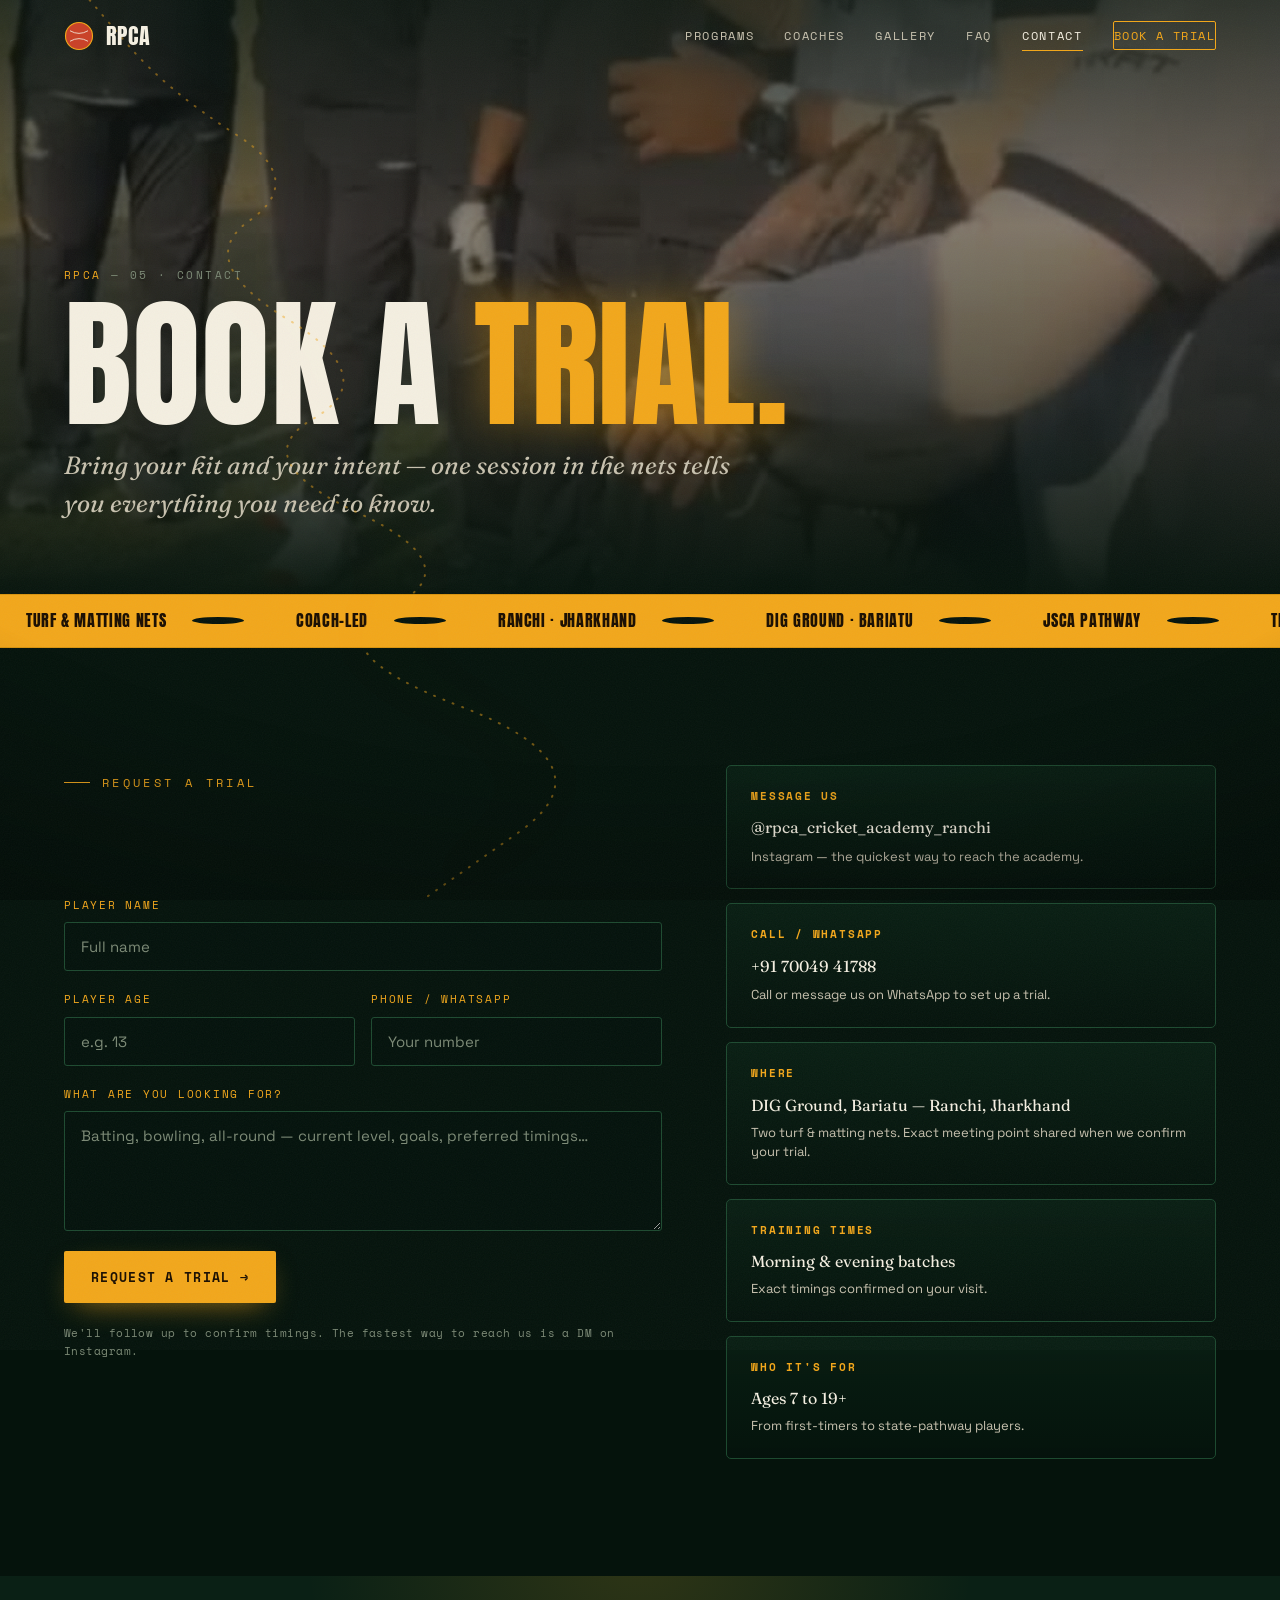
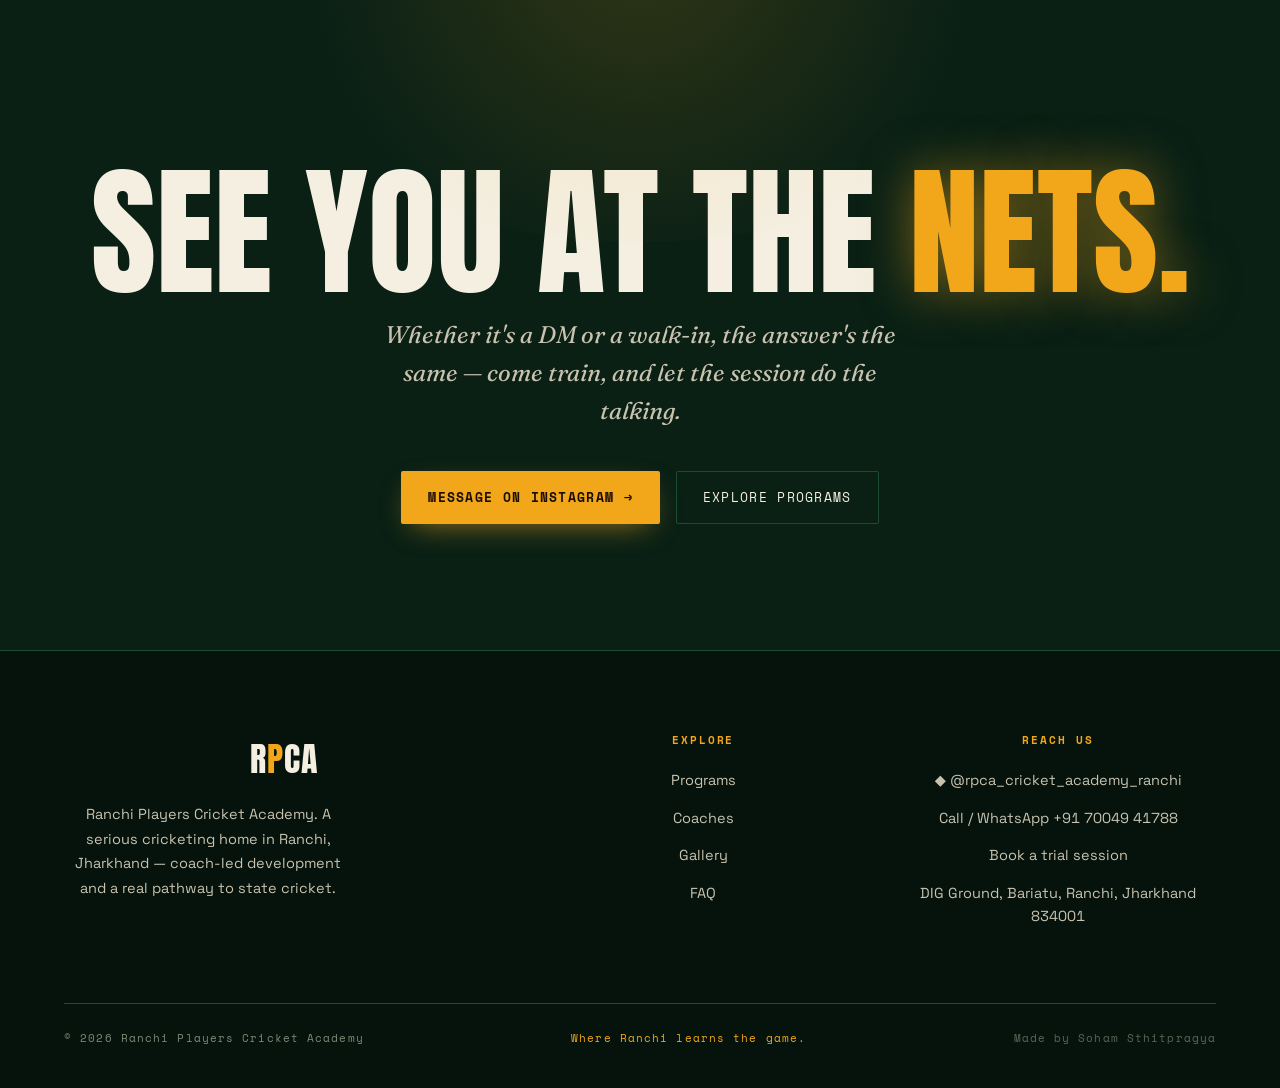
<file: contact.html>
<!doctype html>
<html lang="en">
<head>
<meta charset="utf-8">
<meta name="viewport" content="width=device-width, initial-scale=1">
<title>Book a Trial — RPCA Cricket Academy, Ranchi</title>
<meta name="description" content="Book a cricket trial at RPCA, DIG Ground, Bariatu, Ranchi. Morning and evening batches, ages 7–19+. Call or WhatsApp +91 70049 41788, or DM us on Instagram.">
<link rel="canonical" href="https://www.ranchicricket.com/contact.html">
<meta property="og:type" content="website">
<meta property="og:site_name" content="Ranchi Players Cricket Academy">
<meta property="og:title" content="Book a Trial — RPCA Cricket Academy, Ranchi">
<meta property="og:description" content="Morning and evening batches at DIG Ground, Bariatu, Ranchi. Bring your kit — one session tells you everything.">
<meta property="og:url" content="https://www.ranchicricket.com/contact.html">
<meta property="og:image" content="https://www.ranchicricket.com/uploads/senior-squad-pano-lg.jpg">
<meta name="twitter:card" content="summary_large_image">
<script type="application/ld+json">
{
  "@context": "https://schema.org",
  "@type": ["SportsActivityLocation", "LocalBusiness"],
  "@id": "https://www.ranchicricket.com/#academy",
  "name": "Ranchi Players Cricket Academy (RPCA)",
  "alternateName": ["RPCA", "Ranchi Players Cricket Academy", "RPCA — Ranchi Players Cricket Academy"],
  "telephone": "+91 70049 41788",
  "url": "https://www.ranchicricket.com/",
  "image": "https://www.ranchicricket.com/uploads/senior-squad-pano-lg.jpg",
  "address": {
    "@type": "PostalAddress",
    "streetAddress": "DIG Ground, Bariatu",
    "addressLocality": "Ranchi",
    "addressRegion": "Jharkhand",
    "postalCode": "834001",
    "addressCountry": "IN"
  },
  "openingHoursSpecification": [
    {"@type": "OpeningHoursSpecification", "dayOfWeek": ["Monday","Tuesday","Wednesday","Thursday","Friday","Saturday","Sunday"], "opens": "09:00", "closes": "11:00"},
    {"@type": "OpeningHoursSpecification", "dayOfWeek": ["Monday","Tuesday","Wednesday","Thursday","Friday","Saturday"], "opens": "16:00", "closes": "18:00"}
  ],
  "sameAs": ["https://www.instagram.com/rpca_cricket_academy_ranchi/"]
}
</script>
<script type="application/ld+json">
{
  "@context": "https://schema.org",
  "@type": "BreadcrumbList",
  "itemListElement": [
    {
      "@type": "ListItem",
      "position": 1,
      "name": "RPCA — Ranchi Players Cricket Academy",
      "item": "https://www.ranchicricket.com/"
    },
    {
      "@type": "ListItem",
      "position": 2,
      "name": "Contact",
      "item": "https://www.ranchicricket.com/contact.html"
    }
  ]
}
</script>
<link rel="icon" href="data:image/svg+xml,%3Csvg xmlns='http://www.w3.org/2000/svg' viewBox='0 0 100 100'%3E%3Ctext y='.9em' font-size='90'%3E%F0%9F%8F%8F%3C/text%3E%3C/svg%3E">
<link rel="preconnect" href="https://fonts.googleapis.com">
<link rel="preconnect" href="https://fonts.gstatic.com" crossorigin>
<link href="https://fonts.googleapis.com/css2?family=Anton&family=Fraunces:ital,opsz,wght@0,9..144,400;0,9..144,500;1,9..144,400;1,9..144,500&family=Space+Grotesk:wght@400;500;600;700&family=Space+Mono:wght@400;700&display=swap" rel="stylesheet">
<link rel="stylesheet" href="assets/site.css">
</head>
<body>
<div class="grain"></div>
<div class="vignette"></div>
<div class="cursor" id="cursor"></div>

<div class="spine" aria-hidden="true">
  <svg id="spineSvg" preserveAspectRatio="none" viewBox="0 0 100 100">
    <path class="arc-glow" id="arcGlow" vector-effect="non-scaling-stroke"></path>
    <path class="arc" id="arcPath" vector-effect="non-scaling-stroke"></path>
  </svg>
  <div class="spine-ball" id="spineBall"></div>
</div>

<header id="hdr">
  <a class="brand" href="index.html" aria-label="RPCA home">
    <svg class="mark" viewBox="0 0 40 40" fill="none">
      <circle cx="20" cy="20" r="18" fill="#c9432a" stroke="#f2a71b" stroke-width="1.5"/>
      <path d="M8 13 Q20 20 32 13 M8 27 Q20 20 32 27" stroke="#f4efe1" stroke-width="1.3" fill="none" opacity=".85"/>
    </svg>
    RPCA
  </a>
  <nav class="nav-links" id="nav">
    <a href="programs.html">Programs</a>
    <a href="coaches.html">Coaches</a>
    <a href="gallery.html">Gallery</a>
    <a href="faq.html">FAQ</a>
    <a href="contact.html" aria-current="page">Contact</a>
    <a class="nav-cta" href="contact.html">Book a Trial</a>
  </nav>
  <button class="burger" id="burger" aria-label="Menu"><span></span><span></span><span></span></button>
</header>

<main id="top">

<!-- ═══ SUB-HERO ═══ -->
<section class="subhero">
  <div class="bg"><img src="uploads/team-on-ground.jpg" alt="The RPCA squad together on the ground"></div>
  <div class="subhero-inner">
    <div class="crumb"><a href="index.html">RPCA</a> — 05 · Contact</div>
    <h1>Book a <em>Trial.</em></h1>
    <p class="sub">Bring your kit and your intent — one session in the nets tells you everything you need to know.</p>
  </div>
</section>

<div class="ticker" aria-hidden="true"><div class="row" id="tickRow"></div></div>

<!-- ═══ CONTACT ═══ -->
<section class="section band-night">
  <div class="wrap">
    <div class="form-grid">
      <div>
        <div class="eyebrow rise">Request a trial</div>
        <h2 class="big rise" data-d="1" style="margin-top:16px;font-size:clamp(34px,5vw,64px)">Get in the nets.</h2>
        <form id="trialForm" class="form rise" data-d="2" style="margin-top:30px">
          <div class="field"><label for="cname">Player name</label><input id="cname" name="name" type="text" placeholder="Full name" required></div>
          <div class="field row2">
            <div class="field"><label for="cage">Player age</label><input id="cage" name="age" type="number" min="6" max="60" placeholder="e.g. 13" required></div>
            <div class="field"><label for="cphone">Phone / WhatsApp</label><input id="cphone" name="phone" type="tel" placeholder="Your number" required></div>
          </div>
          <div class="field"><label for="cmsg">What are you looking for?</label><textarea id="cmsg" name="message" placeholder="Batting, bowling, all-round — current level, goals, preferred timings…"></textarea></div>
          <button type="submit" class="btn btn-amber" style="justify-self:start">Request a Trial →</button>
          <p class="form-note">We'll follow up to confirm timings. The fastest way to reach us is a DM on Instagram.</p>
        </form>
        <div id="formOk" class="form-ok">Thanks — your trial request is in. We'll get back to you to lock in a time. For anything urgent, DM us on Instagram.</div>
      </div>
      <div class="contact-cards rise" data-d="3">
        <div class="ccard">
          <h4>Message us</h4>
          <a href="https://www.instagram.com/rpca_cricket_academy_ranchi/" target="_blank" rel="noopener">@rpca_cricket_academy_ranchi</a>
          <p class="small">Instagram — the quickest way to reach the academy.</p>
        </div>
        <div class="ccard">
          <h4>Call / WhatsApp</h4>
          <a href="tel:+917004941788">+91 70049 41788</a>
          <p class="small">Call or message us on WhatsApp to set up a trial.</p>
        </div>
        <div class="ccard">
          <h4>Where</h4>
          <p>DIG Ground, Bariatu — Ranchi, Jharkhand</p>
          <p class="small">Two turf &amp; matting nets. Exact meeting point shared when we confirm your trial.</p>
        </div>
        <div class="ccard">
          <h4>Training times</h4>
          <p>Morning &amp; evening batches</p>
          <p class="small">Exact timings confirmed on your visit.</p>
        </div>
        <div class="ccard">
          <h4>Who it's for</h4>
          <p>Ages 7 to 19+</p>
          <p class="small">From first-timers to state-pathway players.</p>
        </div>
      </div>
    </div>
  </div>
</section>

<!-- ═══ CTA ═══ -->
<section class="cta">
  <div class="wrap">
    <div class="eyebrow rise">Or just come by</div>
    <h2 class="rise" data-d="1">See you at the <em>nets.</em></h2>
    <p class="sub rise" data-d="2">Whether it's a DM or a walk-in, the answer's the same — come train, and let the session do the talking.</p>
    <div class="actions rise" data-d="3">
      <a class="btn btn-amber" href="https://www.instagram.com/rpca_cricket_academy_ranchi/" target="_blank" rel="noopener">Message on Instagram →</a>
      <a class="btn btn-ghost" href="programs.html">Explore Programs</a>
    </div>
  </div>
  <footer>
    <div class="wrap">
      <div class="foot-grid">
        <div class="foot-col">
          <div class="foot-brand">R<span>P</span>CA</div>
          <p>Ranchi Players Cricket Academy. A serious cricketing home in Ranchi, Jharkhand — coach-led development and a real pathway to state cricket.</p>
        </div>
        <div class="foot-col">
          <h5>Explore</h5>
          <ul>
            <li><a href="programs.html">Programs</a></li>
            <li><a href="coaches.html">Coaches</a></li>
            <li><a href="gallery.html">Gallery</a></li>
            <li><a href="faq.html">FAQ</a></li>
          </ul>
        </div>
        <div class="foot-col">
          <h5>Reach Us</h5>
          <ul>
            <li><a href="https://www.instagram.com/rpca_cricket_academy_ranchi/" target="_blank" rel="noopener">◆ @rpca_cricket_academy_ranchi</a></li>
            <li><a href="tel:+917004941788">Call / WhatsApp +91 70049 41788</a></li>
            <li><a href="contact.html">Book a trial session</a></li>
            <li><a href="contact.html">DIG Ground, Bariatu, Ranchi, Jharkhand 834001</a></li>
          </ul>
        </div>
      </div>
      <div class="foot-bottom">
        <span>© <span id="yr"></span> Ranchi Players Cricket Academy</span>
        <span class="ig">Where Ranchi learns the game.</span>
        <span class="made">Made by Soham Sthitpragya</span>
      </div>
    </div>
  </footer>
</section>

</main>
<script src="assets/site.js"></script>
</body>
</html>
</file>
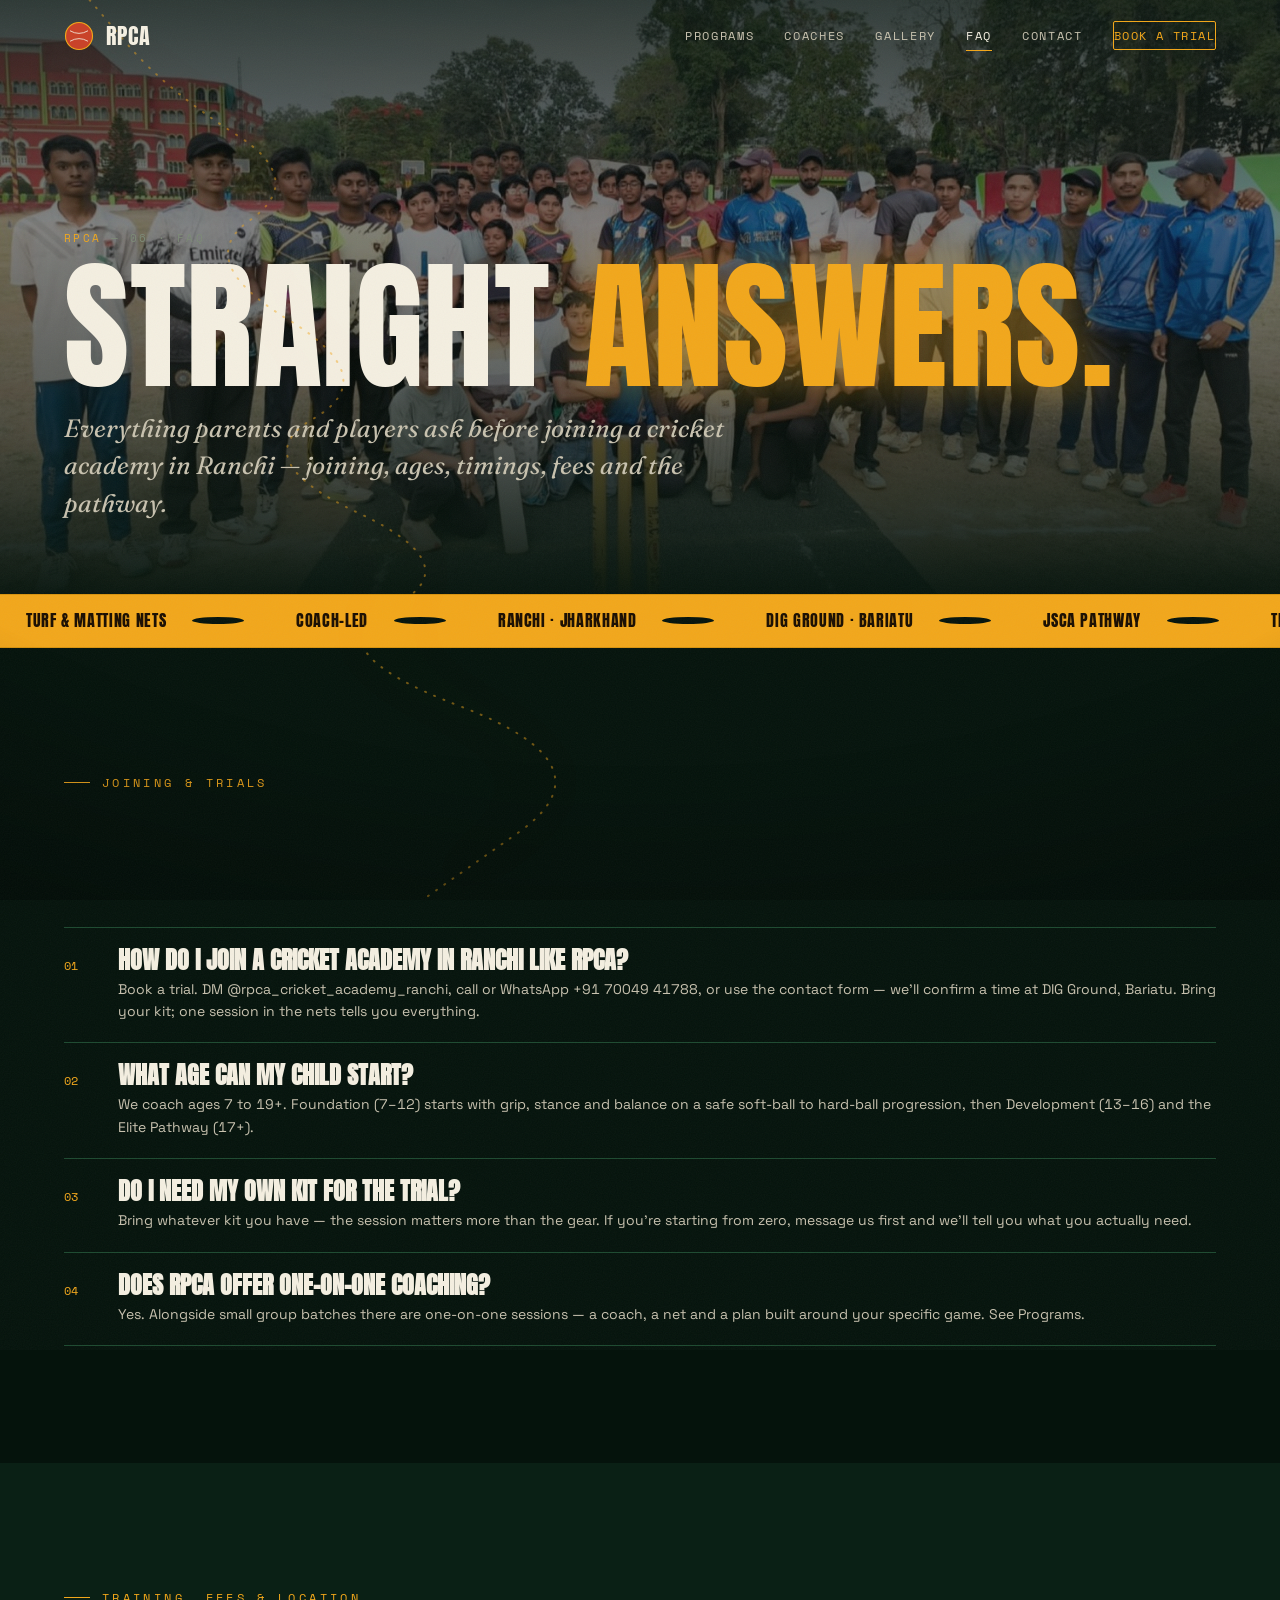
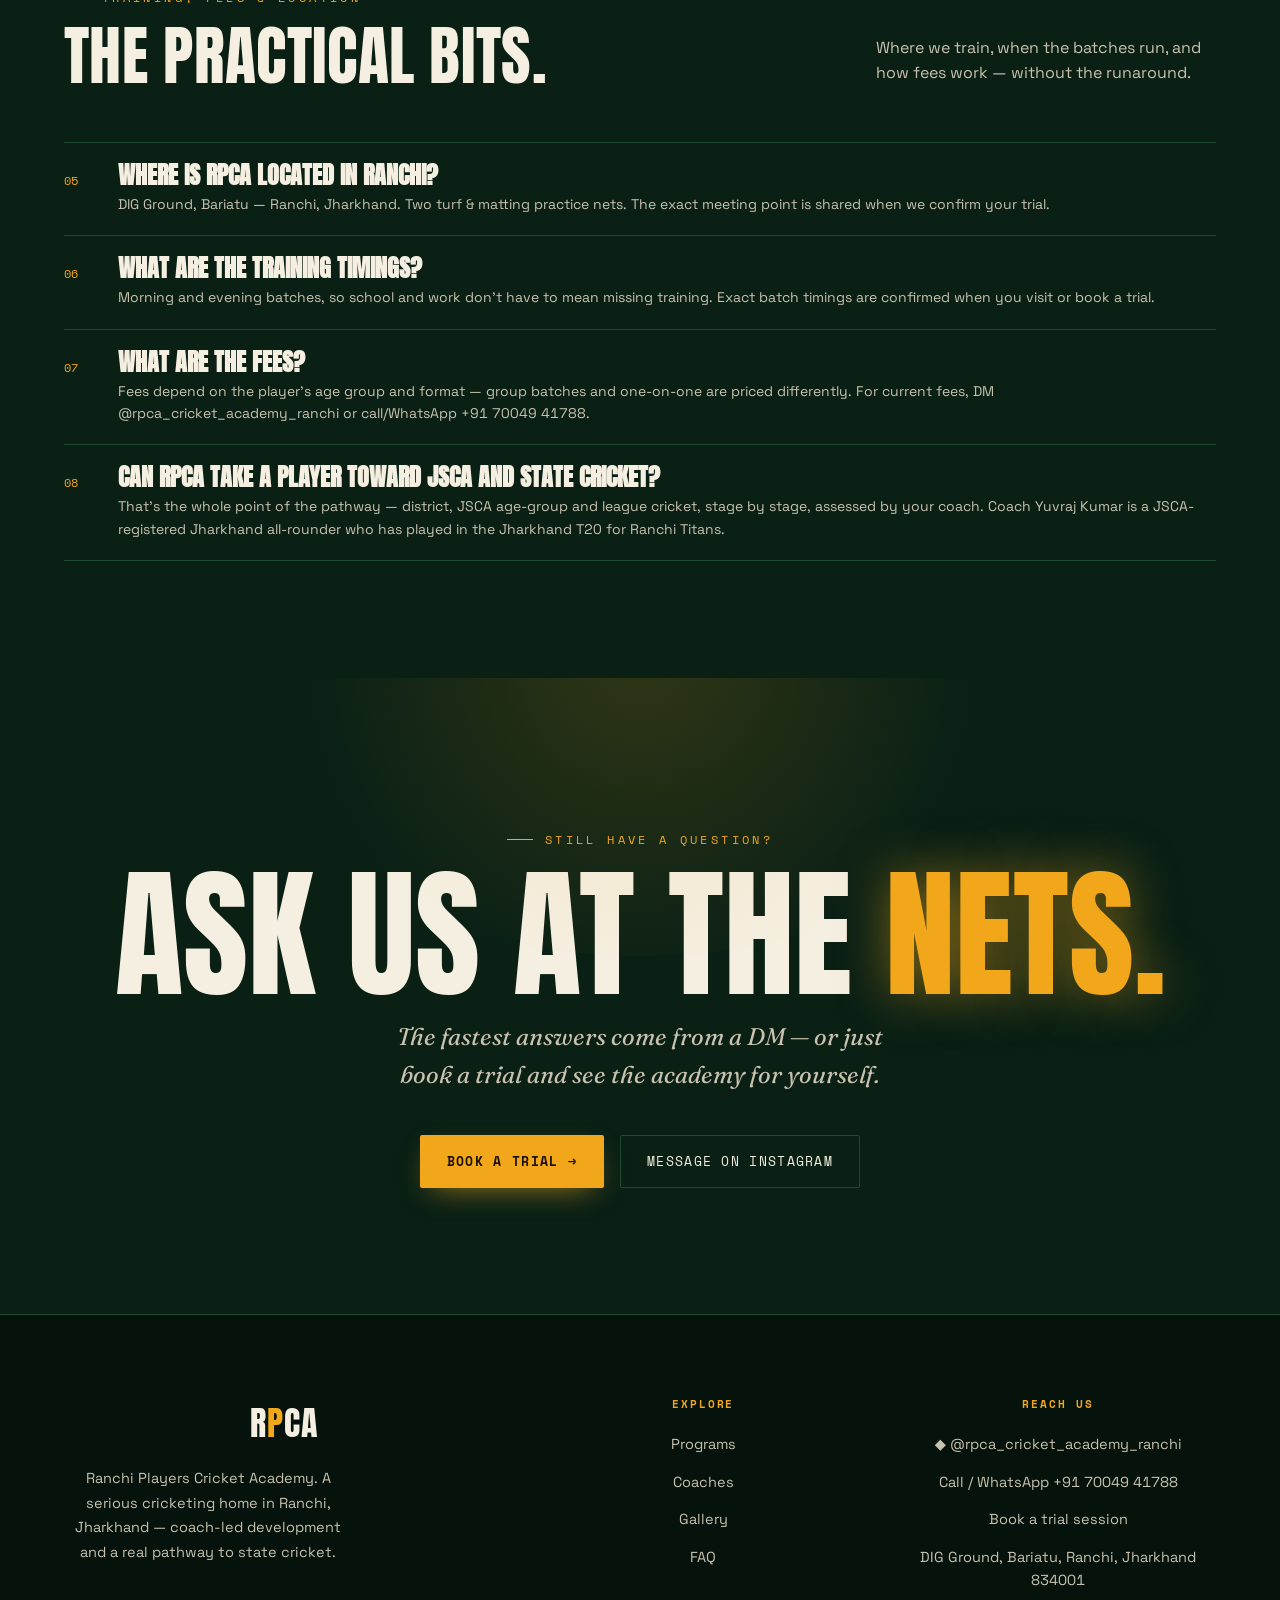
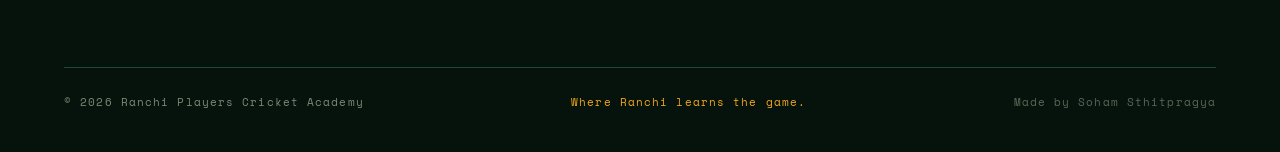
<file: faq.html>
<!doctype html>
<html lang="en">
<head>
<meta charset="utf-8">
<meta name="viewport" content="width=device-width, initial-scale=1">
<title>Cricket Academy in Ranchi — FAQ | RPCA</title>
<meta name="description" content="Answers about cricket coaching in Ranchi at RPCA: how to join, ages, timings, fees, one-on-one coaching and the pathway to JSCA and state cricket.">
<link rel="canonical" href="https://www.ranchicricket.com/faq.html">
<meta property="og:type" content="website">
<meta property="og:site_name" content="Ranchi Players Cricket Academy">
<meta property="og:title" content="FAQ — Cricket Academy in Ranchi | RPCA">
<meta property="og:description" content="How to join, ages, timings, fees and facilities at RPCA — DIG Ground, Bariatu, Ranchi.">
<meta property="og:url" content="https://www.ranchicricket.com/faq.html">
<meta property="og:image" content="https://www.ranchicricket.com/uploads/senior-squad-pano-lg.jpg">
<meta name="twitter:card" content="summary_large_image">
<script type="application/ld+json">
{
  "@context": "https://schema.org",
  "@type": ["SportsActivityLocation", "LocalBusiness"],
  "@id": "https://www.ranchicricket.com/#academy",
  "name": "Ranchi Players Cricket Academy (RPCA)",
  "alternateName": ["RPCA", "Ranchi Players Cricket Academy", "RPCA — Ranchi Players Cricket Academy"],
  "telephone": "+91 70049 41788",
  "url": "https://www.ranchicricket.com/",
  "image": "https://www.ranchicricket.com/uploads/senior-squad-pano-lg.jpg",
  "address": {
    "@type": "PostalAddress",
    "streetAddress": "DIG Ground, Bariatu",
    "addressLocality": "Ranchi",
    "addressRegion": "Jharkhand",
    "postalCode": "834001",
    "addressCountry": "IN"
  },
  "openingHoursSpecification": [
    {"@type": "OpeningHoursSpecification", "dayOfWeek": ["Monday","Tuesday","Wednesday","Thursday","Friday","Saturday","Sunday"], "opens": "09:00", "closes": "11:00"},
    {"@type": "OpeningHoursSpecification", "dayOfWeek": ["Monday","Tuesday","Wednesday","Thursday","Friday","Saturday"], "opens": "16:00", "closes": "18:00"}
  ],
  "sameAs": ["https://www.instagram.com/rpca_cricket_academy_ranchi/"]
}
</script>
<script type="application/ld+json">
{
  "@context": "https://schema.org",
  "@type": "FAQPage",
  "mainEntity": [
    {
      "@type": "Question",
      "name": "How do I join a cricket academy in Ranchi like RPCA?",
      "acceptedAnswer": { "@type": "Answer", "text": "Book a trial session. Message @rpca_cricket_academy_ranchi on Instagram, call or WhatsApp +91 70049 41788, or use the form on our contact page — we'll confirm a time at DIG Ground, Bariatu. Bring your kit; one session in the nets tells you everything." }
    },
    {
      "@type": "Question",
      "name": "What age can my child start cricket coaching at RPCA?",
      "acceptedAnswer": { "@type": "Answer", "text": "We coach ages 7 to 19+. The Foundation stage (ages 7–12) starts with grip, stance and balance and a soft-ball to hard-ball progression, then players move through Development (13–16) and the Elite Pathway (17+)." }
    },
    {
      "@type": "Question",
      "name": "Where is RPCA located in Ranchi?",
      "acceptedAnswer": { "@type": "Answer", "text": "RPCA trains at DIG Ground, Bariatu, Ranchi, Jharkhand — two turf and matting practice nets. The exact meeting point is shared when we confirm your trial." }
    },
    {
      "@type": "Question",
      "name": "What are the fees at RPCA cricket academy?",
      "acceptedAnswer": { "@type": "Answer", "text": "Fees depend on the player's age group and format — group batches and one-on-one coaching are priced differently. For current fees, message @rpca_cricket_academy_ranchi on Instagram or call/WhatsApp +91 70049 41788." }
    },
    {
      "@type": "Question",
      "name": "What are the training timings?",
      "acceptedAnswer": { "@type": "Answer", "text": "We run morning and evening batches, so school and work don't have to mean missing training. Exact batch timings are confirmed when you visit or book a trial." }
    },
    {
      "@type": "Question",
      "name": "Does RPCA offer one-on-one cricket coaching in Ranchi?",
      "acceptedAnswer": { "@type": "Answer", "text": "Yes. Alongside small group batches, RPCA offers one-on-one sessions — a coach, a net and a plan built around your specific game." }
    },
    {
      "@type": "Question",
      "name": "What facilities does the academy have?",
      "acceptedAnswer": { "@type": "Answer", "text": "Two turf and matting nets at DIG Ground, Bariatu, plus a programmable bowling machine, video analysis and tight coach-to-player ratios in every batch." }
    },
    {
      "@type": "Question",
      "name": "Can RPCA take a player toward JSCA and state-level cricket?",
      "acceptedAnswer": { "@type": "Answer", "text": "That is the whole point of the pathway. Players progress stage by stage — assessed by their coach, not just their birthday — toward district, JSCA age-group and league cricket. Coach Yuvraj Kumar is a JSCA-registered Jharkhand all-rounder who has played in the Jharkhand T20 for Ranchi Titans." }
    }
  ]
}
</script>
<script type="application/ld+json">
{
  "@context": "https://schema.org",
  "@type": "BreadcrumbList",
  "itemListElement": [
    {
      "@type": "ListItem",
      "position": 1,
      "name": "RPCA — Ranchi Players Cricket Academy",
      "item": "https://www.ranchicricket.com/"
    },
    {
      "@type": "ListItem",
      "position": 2,
      "name": "FAQ",
      "item": "https://www.ranchicricket.com/faq.html"
    }
  ]
}
</script>
<link rel="icon" href="data:image/svg+xml,%3Csvg xmlns='http://www.w3.org/2000/svg' viewBox='0 0 100 100'%3E%3Ctext y='.9em' font-size='90'%3E%F0%9F%8F%8F%3C/text%3E%3C/svg%3E">
<link rel="preconnect" href="https://fonts.googleapis.com">
<link rel="preconnect" href="https://fonts.gstatic.com" crossorigin>
<link href="https://fonts.googleapis.com/css2?family=Anton&family=Fraunces:ital,opsz,wght@0,9..144,400;0,9..144,500;1,9..144,400;1,9..144,500&family=Space+Grotesk:wght@400;500;600;700&family=Space+Mono:wght@400;700&display=swap" rel="stylesheet">
<link rel="stylesheet" href="assets/site.css">
</head>
<body>
<div class="grain"></div>
<div class="vignette"></div>
<div class="cursor" id="cursor"></div>

<div class="spine" aria-hidden="true">
  <svg id="spineSvg" preserveAspectRatio="none" viewBox="0 0 100 100">
    <path class="arc-glow" id="arcGlow" vector-effect="non-scaling-stroke"></path>
    <path class="arc" id="arcPath" vector-effect="non-scaling-stroke"></path>
  </svg>
  <div class="spine-ball" id="spineBall"></div>
</div>

<header id="hdr">
  <a class="brand" href="index.html" aria-label="RPCA home">
    <svg class="mark" viewBox="0 0 40 40" fill="none">
      <circle cx="20" cy="20" r="18" fill="#c9432a" stroke="#f2a71b" stroke-width="1.5"/>
      <path d="M8 13 Q20 20 32 13 M8 27 Q20 20 32 27" stroke="#f4efe1" stroke-width="1.3" fill="none" opacity=".85"/>
    </svg>
    RPCA
  </a>
  <nav class="nav-links" id="nav">
    <a href="programs.html">Programs</a>
    <a href="coaches.html">Coaches</a>
    <a href="gallery.html">Gallery</a>
    <a href="faq.html" aria-current="page">FAQ</a>
    <a href="contact.html">Contact</a>
    <a class="nav-cta" href="contact.html">Book a Trial</a>
  </nav>
  <button class="burger" id="burger" aria-label="Menu"><span></span><span></span><span></span></button>
</header>

<main id="top">

<!-- ═══ SUB-HERO ═══ -->
<section class="subhero">
  <div class="bg"><img src="uploads/academy-group-pitch.jpg" alt="Academy players of all ages gathered around the matting pitch at DIG Ground, Ranchi"></div>
  <div class="subhero-inner">
    <div class="crumb"><a href="index.html">RPCA</a> — 06 · FAQ</div>
    <h1>Straight <em>Answers.</em></h1>
    <p class="sub">Everything parents and players ask before joining a cricket academy in Ranchi — joining, ages, timings, fees and the pathway.</p>
  </div>
</section>

<div class="ticker" aria-hidden="true"><div class="row" id="tickRow"></div></div>

<!-- ═══ JOINING ═══ -->
<section class="section band-night">
  <div class="wrap">
    <div class="sec-head">
      <div>
        <div class="eyebrow rise">Joining &amp; Trials</div>
        <h2 class="big rise" data-d="1" style="margin-top:20px;font-size:clamp(34px,5vw,64px)">Getting in the nets.</h2>
      </div>
      <p class="note rise" data-d="2">The short version: message us, come to DIG Ground, and let one honest session do the talking.</p>
    </div>
    <ul class="fac-list rise" data-d="2" style="margin-top:36px">
      <li><span class="fn">01</span><div><h4>How do I join a cricket academy in Ranchi like RPCA?</h4><p>Book a trial. DM <a href="https://www.instagram.com/rpca_cricket_academy_ranchi/" target="_blank" rel="noopener">@rpca_cricket_academy_ranchi</a>, call or WhatsApp <a href="tel:+917004941788">+91 70049 41788</a>, or use the <a href="contact.html">contact form</a> — we'll confirm a time at DIG Ground, Bariatu. Bring your kit; one session in the nets tells you everything.</p></div></li>
      <li><span class="fn">02</span><div><h4>What age can my child start?</h4><p>We coach ages 7 to 19+. Foundation (7–12) starts with grip, stance and balance on a safe soft-ball to hard-ball progression, then Development (13–16) and the Elite Pathway (17+).</p></div></li>
      <li><span class="fn">03</span><div><h4>Do I need my own kit for the trial?</h4><p>Bring whatever kit you have — the session matters more than the gear. If you're starting from zero, message us first and we'll tell you what you actually need.</p></div></li>
      <li><span class="fn">04</span><div><h4>Does RPCA offer one-on-one coaching?</h4><p>Yes. Alongside small group batches there are one-on-one sessions — a coach, a net and a plan built around your specific game. See <a href="programs.html">Programs</a>.</p></div></li>
    </ul>
  </div>
</section>

<!-- ═══ TRAINING, FEES & LOCATION ═══ -->
<section class="section band-pitch">
  <div class="wrap">
    <div class="sec-head">
      <div>
        <div class="eyebrow rise">Training, Fees &amp; Location</div>
        <h2 class="big rise" data-d="1" style="margin-top:20px;font-size:clamp(34px,5vw,64px)">The practical bits.</h2>
      </div>
      <p class="note rise" data-d="2">Where we train, when the batches run, and how fees work — without the runaround.</p>
    </div>
    <ul class="fac-list rise" data-d="2" style="margin-top:36px">
      <li><span class="fn">05</span><div><h4>Where is RPCA located in Ranchi?</h4><p>DIG Ground, Bariatu — Ranchi, Jharkhand. Two turf &amp; matting practice nets. The exact meeting point is shared when we confirm your trial.</p></div></li>
      <li><span class="fn">06</span><div><h4>What are the training timings?</h4><p>Morning and evening batches, so school and work don't have to mean missing training. Exact batch timings are confirmed when you visit or book a trial.</p></div></li>
      <li><span class="fn">07</span><div><h4>What are the fees?</h4><p>Fees depend on the player's age group and format — group batches and one-on-one are priced differently. For current fees, DM <a href="https://www.instagram.com/rpca_cricket_academy_ranchi/" target="_blank" rel="noopener">@rpca_cricket_academy_ranchi</a> or call/WhatsApp <a href="tel:+917004941788">+91 70049 41788</a>.</p></div></li>
      <li><span class="fn">08</span><div><h4>Can RPCA take a player toward JSCA and state cricket?</h4><p>That's the whole point of the pathway — district, JSCA age-group and league cricket, stage by stage, assessed by your coach. Coach <a href="coaches.html">Yuvraj Kumar</a> is a JSCA-registered Jharkhand all-rounder who has played in the Jharkhand T20 for Ranchi Titans.</p></div></li>
    </ul>
  </div>
</section>

<!-- ═══ CTA ═══ -->
<section class="cta">
  <div class="wrap">
    <div class="eyebrow rise">Still have a question?</div>
    <h2 class="rise" data-d="1">Ask us at the <em>nets.</em></h2>
    <p class="sub rise" data-d="2">The fastest answers come from a DM — or just book a trial and see the academy for yourself.</p>
    <div class="actions rise" data-d="3">
      <a class="btn btn-amber" href="contact.html">Book a Trial →</a>
      <a class="btn btn-ghost" href="https://www.instagram.com/rpca_cricket_academy_ranchi/" target="_blank" rel="noopener">Message on Instagram</a>
    </div>
  </div>
  <footer>
    <div class="wrap">
      <div class="foot-grid">
        <div class="foot-col">
          <div class="foot-brand">R<span>P</span>CA</div>
          <p>Ranchi Players Cricket Academy. A serious cricketing home in Ranchi, Jharkhand — coach-led development and a real pathway to state cricket.</p>
        </div>
        <div class="foot-col">
          <h5>Explore</h5>
          <ul>
            <li><a href="programs.html">Programs</a></li>
            <li><a href="coaches.html">Coaches</a></li>
            <li><a href="gallery.html">Gallery</a></li>
            <li><a href="faq.html">FAQ</a></li>
          </ul>
        </div>
        <div class="foot-col">
          <h5>Reach Us</h5>
          <ul>
            <li><a href="https://www.instagram.com/rpca_cricket_academy_ranchi/" target="_blank" rel="noopener">◆ @rpca_cricket_academy_ranchi</a></li>
            <li><a href="tel:+917004941788">Call / WhatsApp +91 70049 41788</a></li>
            <li><a href="contact.html">Book a trial session</a></li>
            <li><a href="contact.html">DIG Ground, Bariatu, Ranchi, Jharkhand 834001</a></li>
          </ul>
        </div>
      </div>
      <div class="foot-bottom">
        <span>© <span id="yr"></span> Ranchi Players Cricket Academy</span>
        <span class="ig">Where Ranchi learns the game.</span>
        <span class="made">Made by Soham Sthitpragya</span>
      </div>
    </div>
  </footer>
</section>

</main>
<script src="assets/site.js"></script>
</body>
</html>
</file>
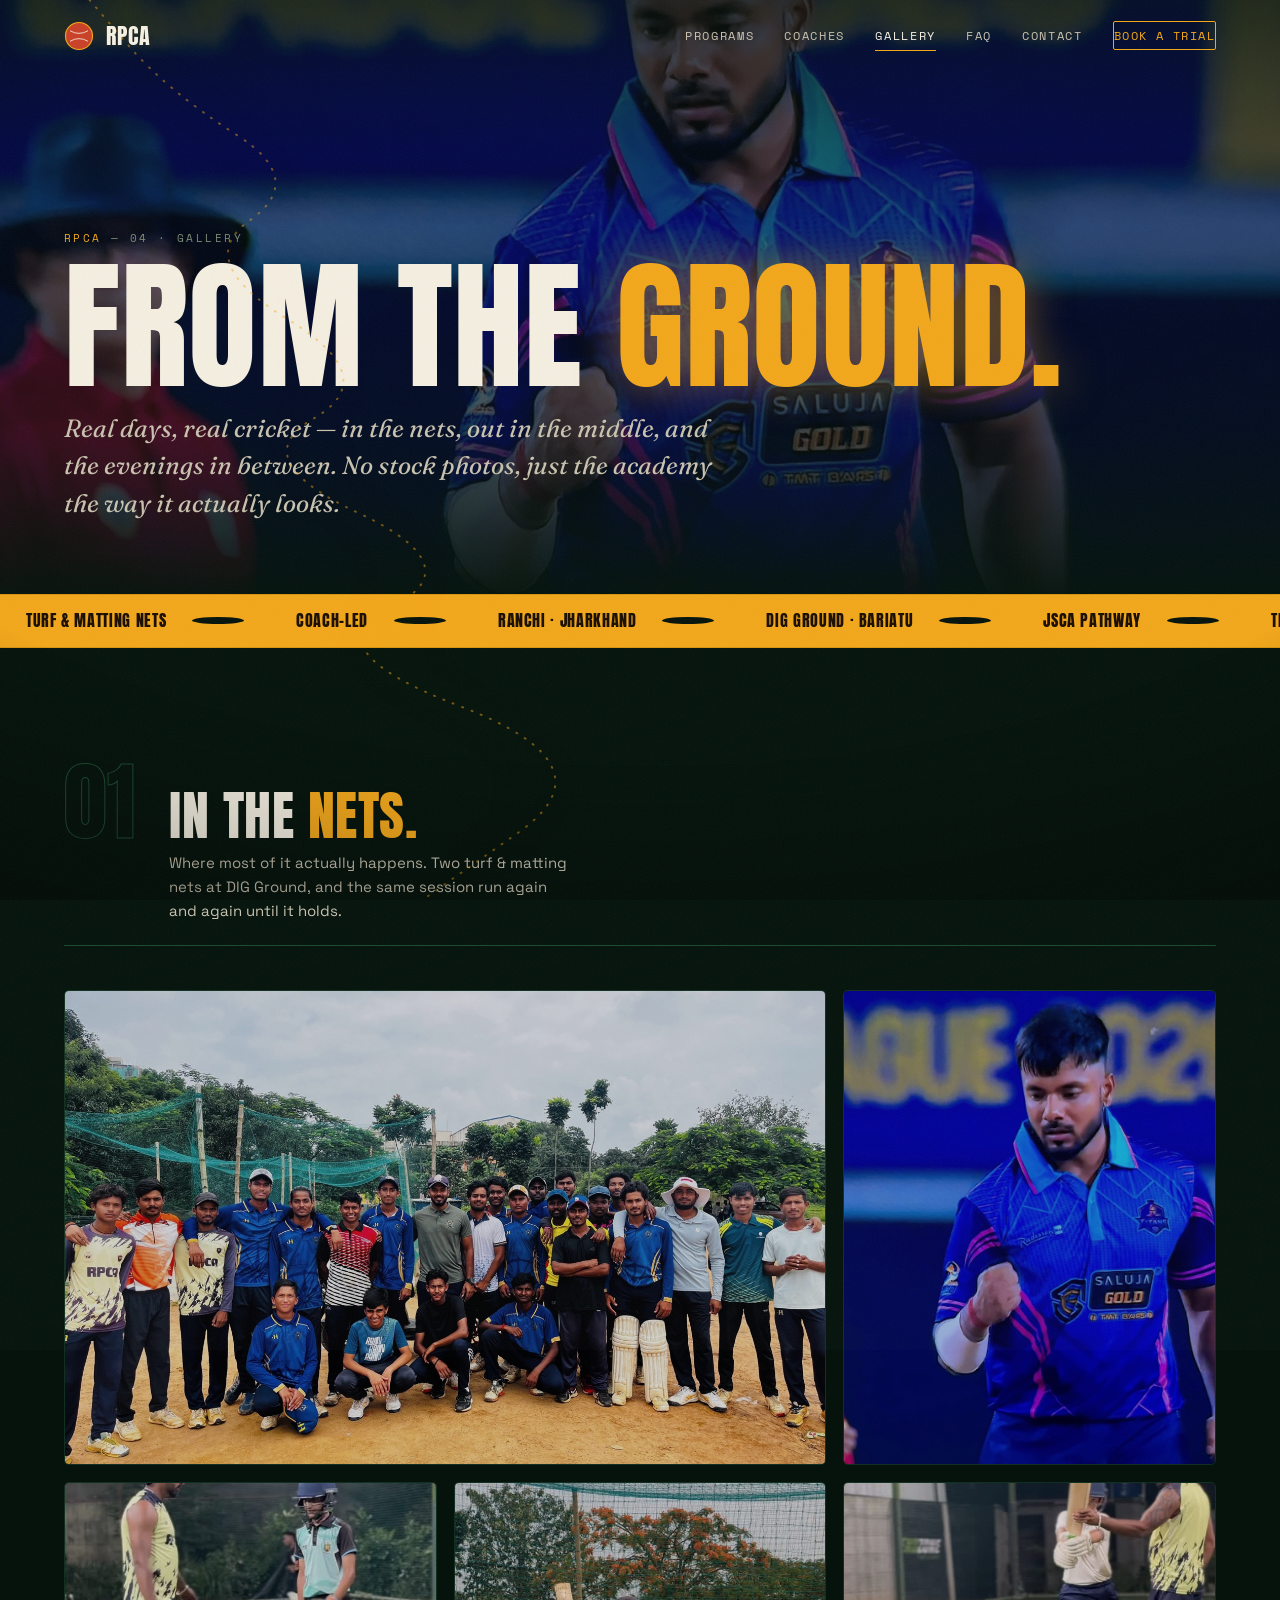
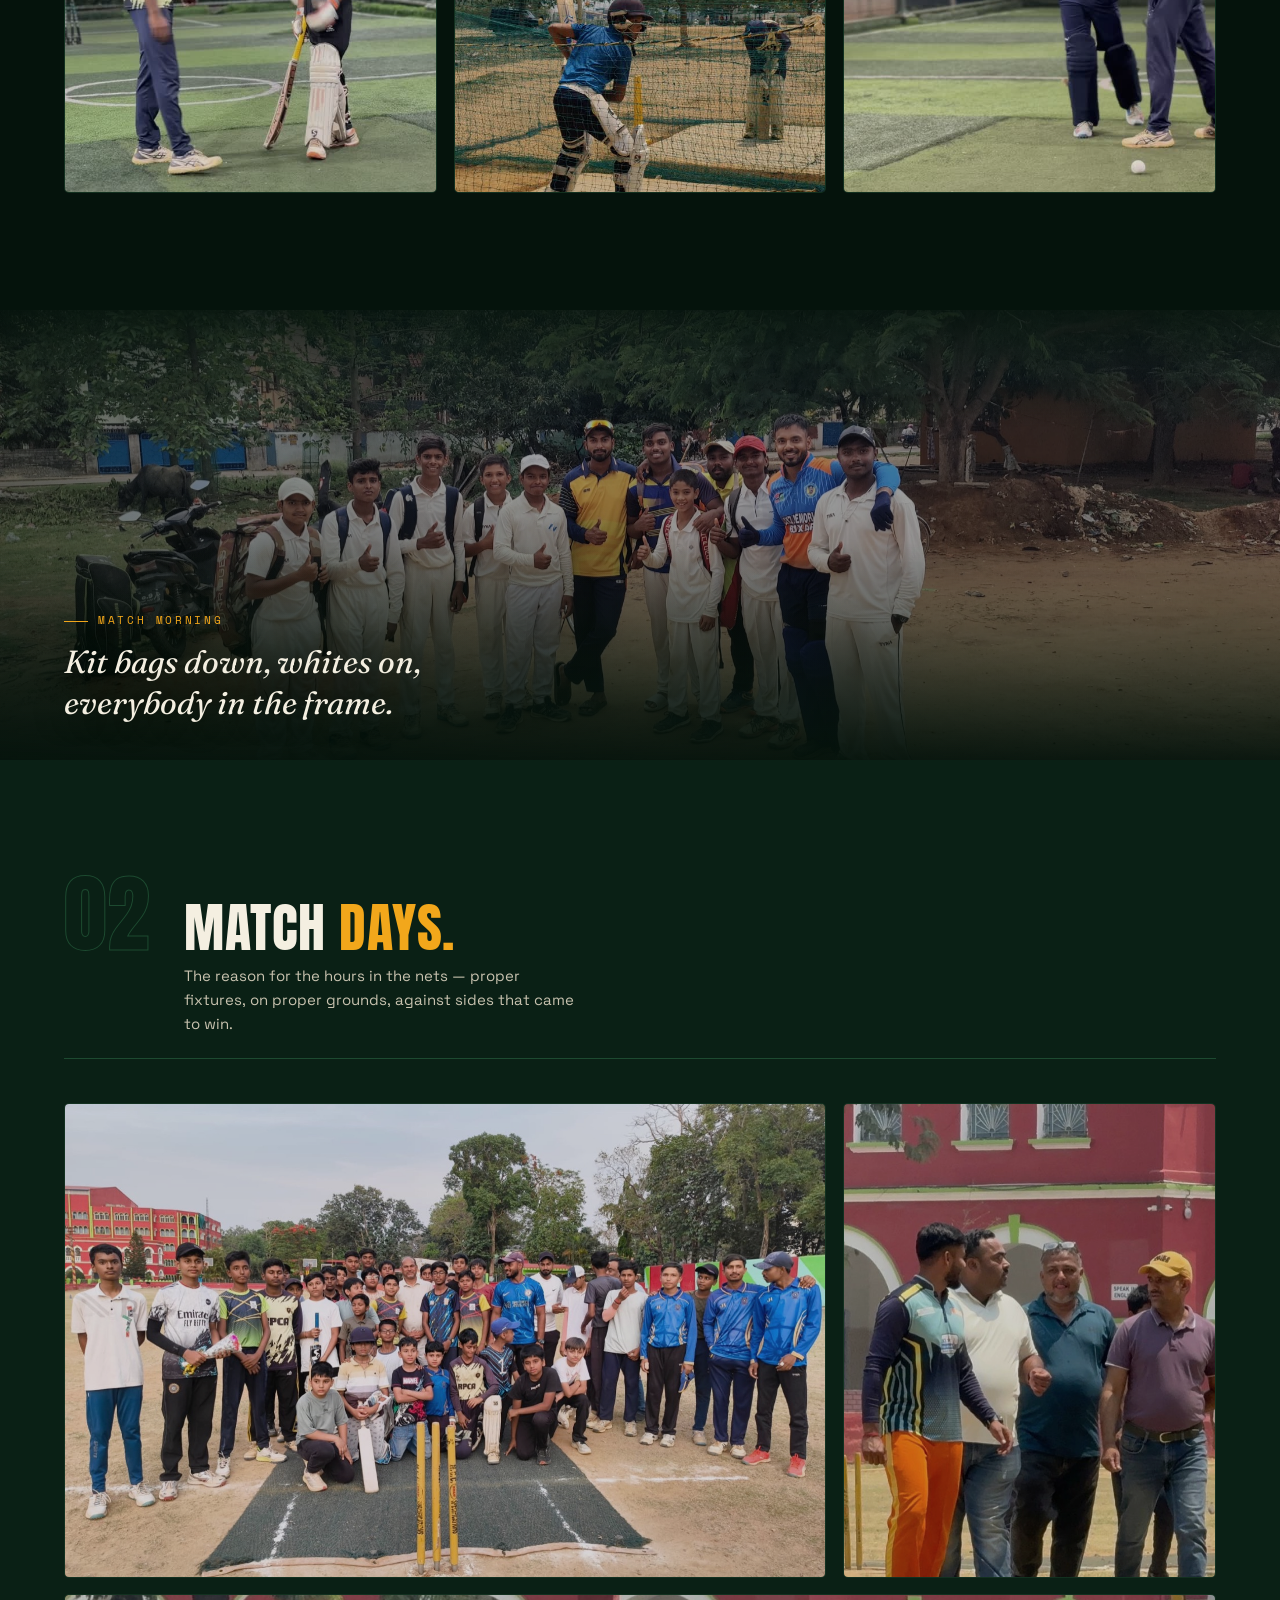
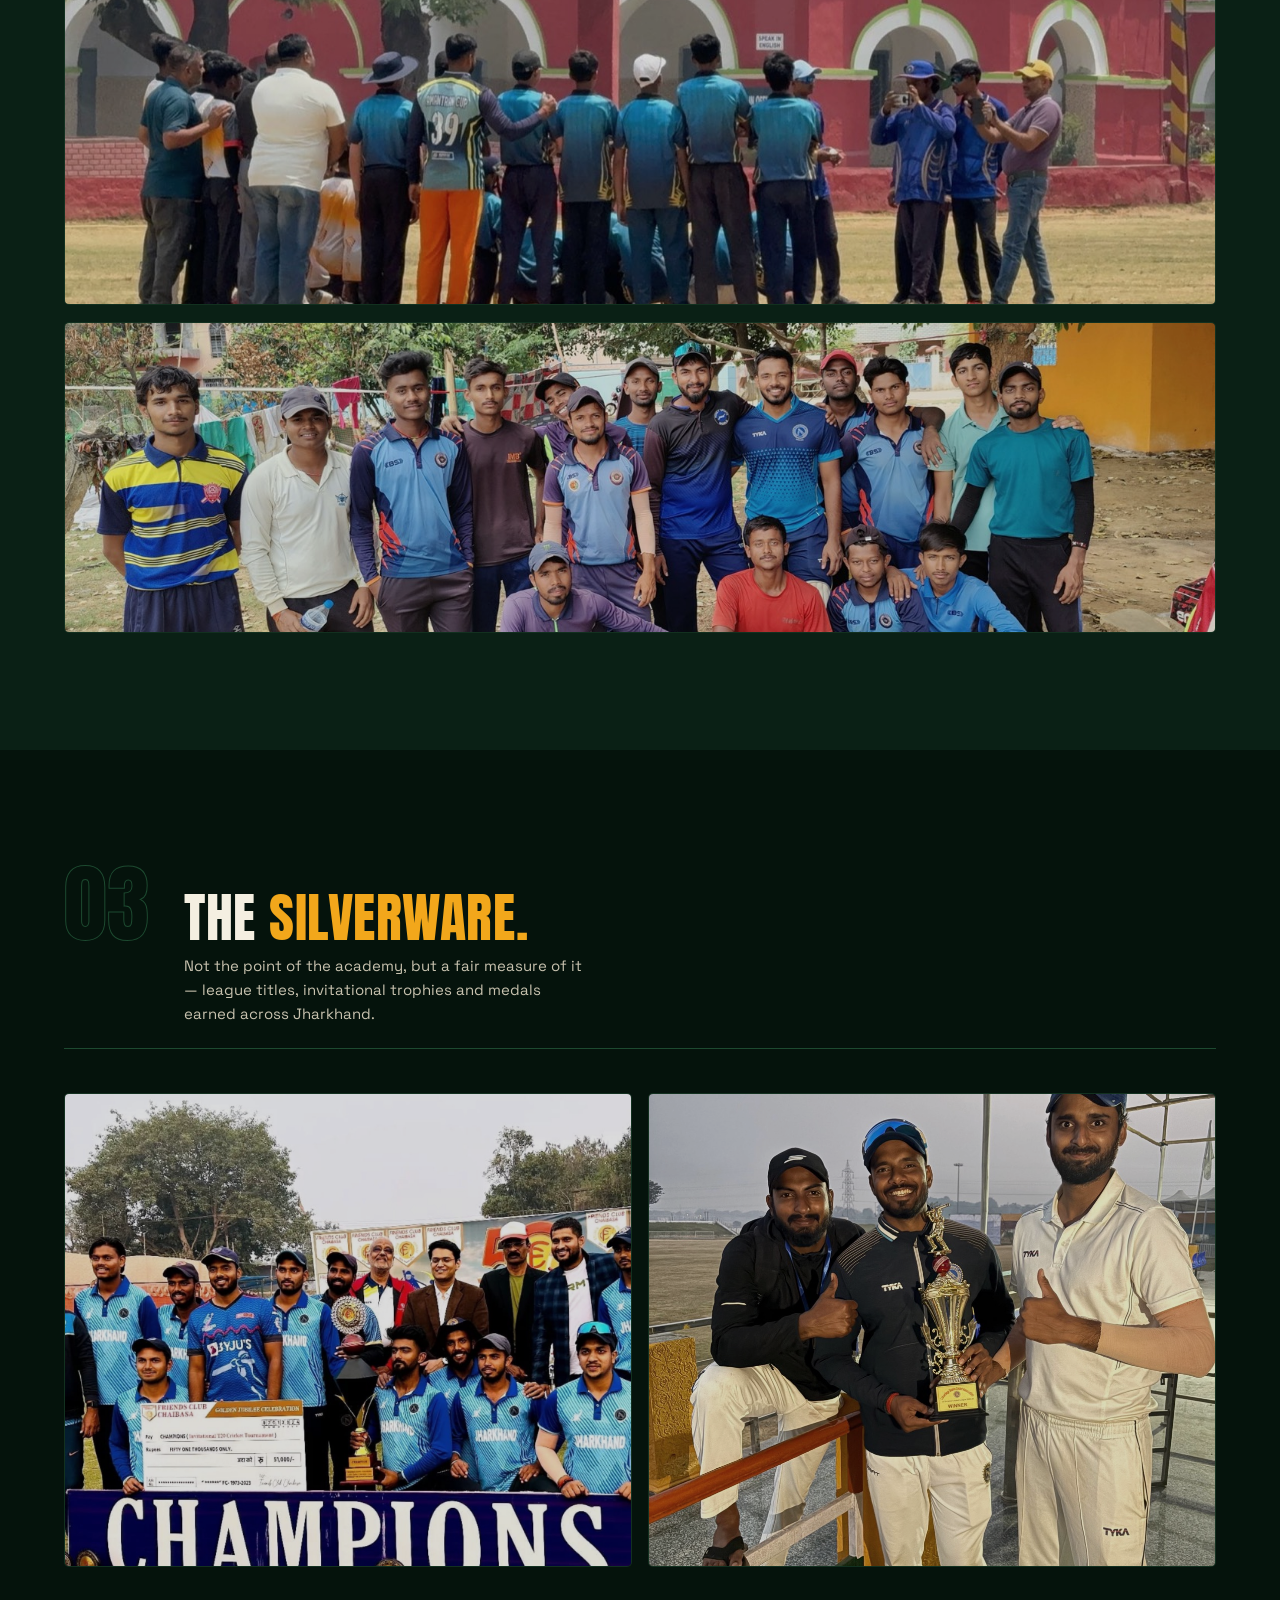
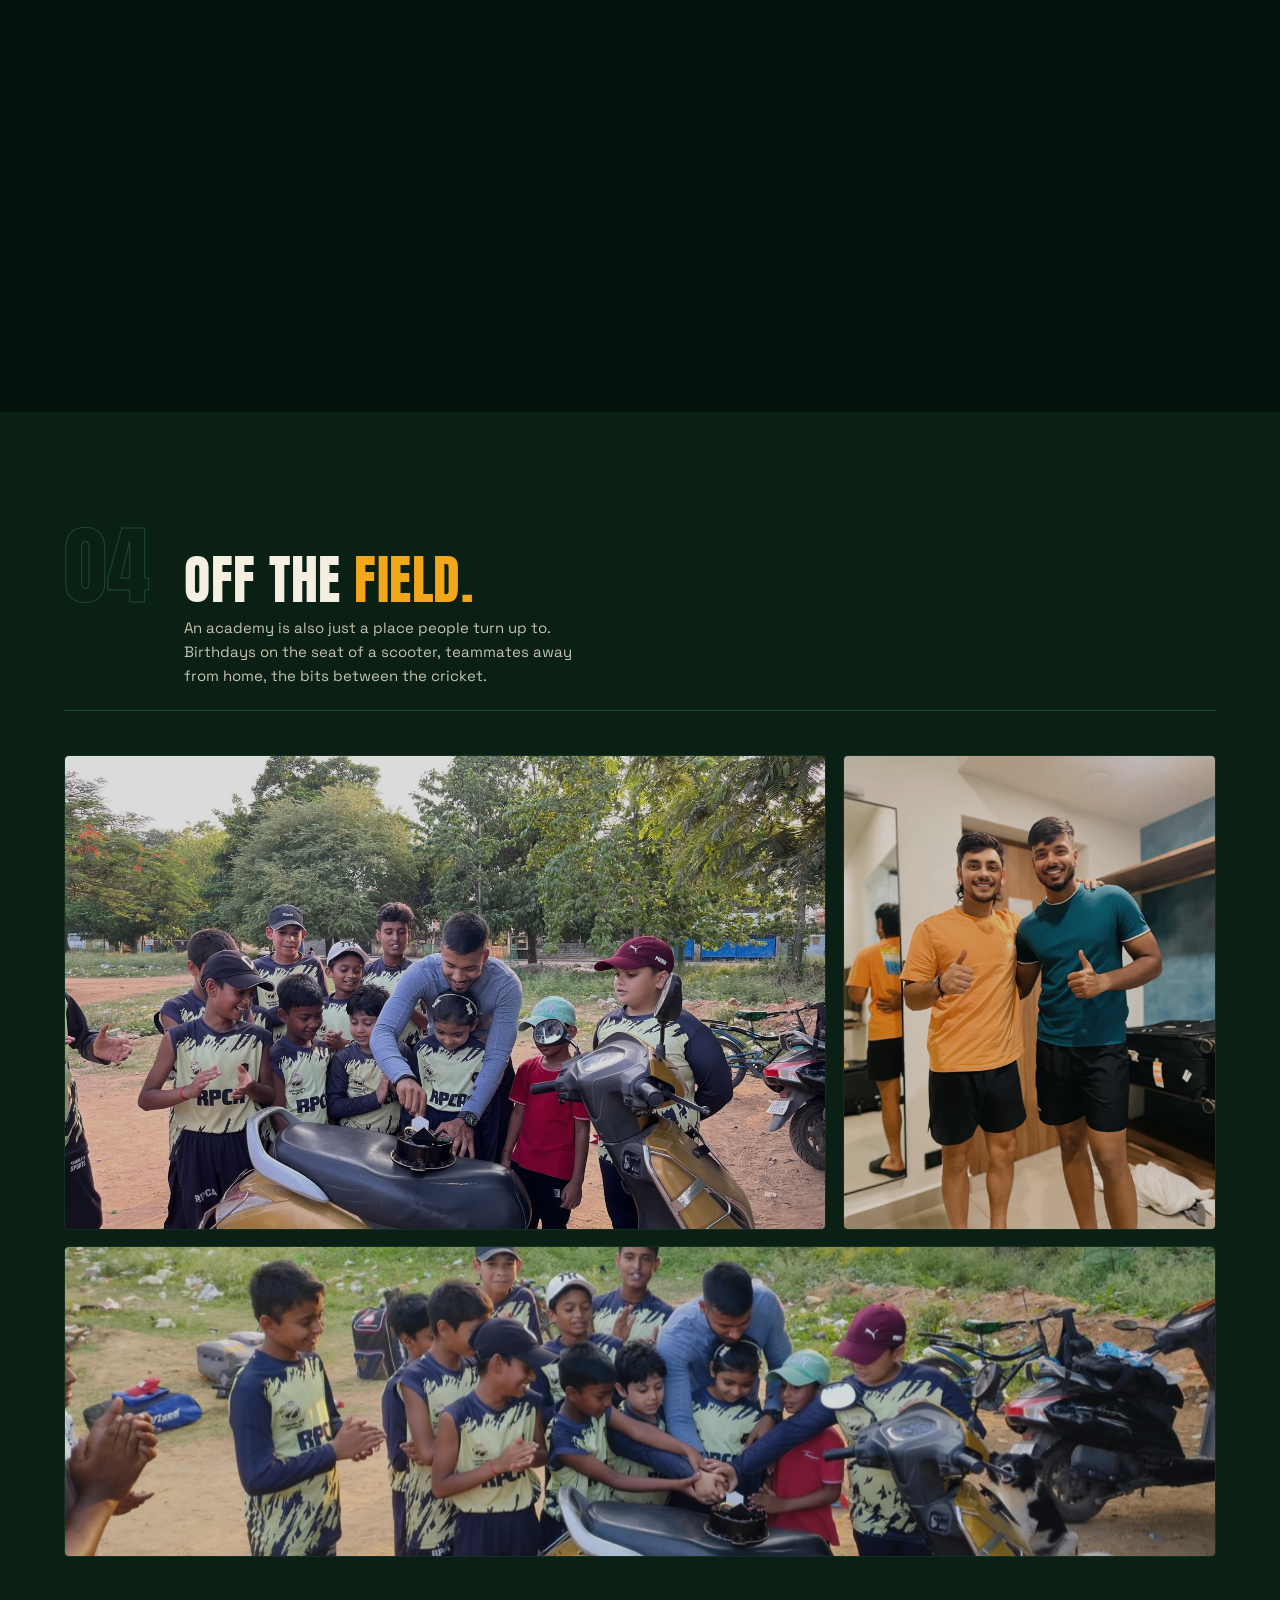
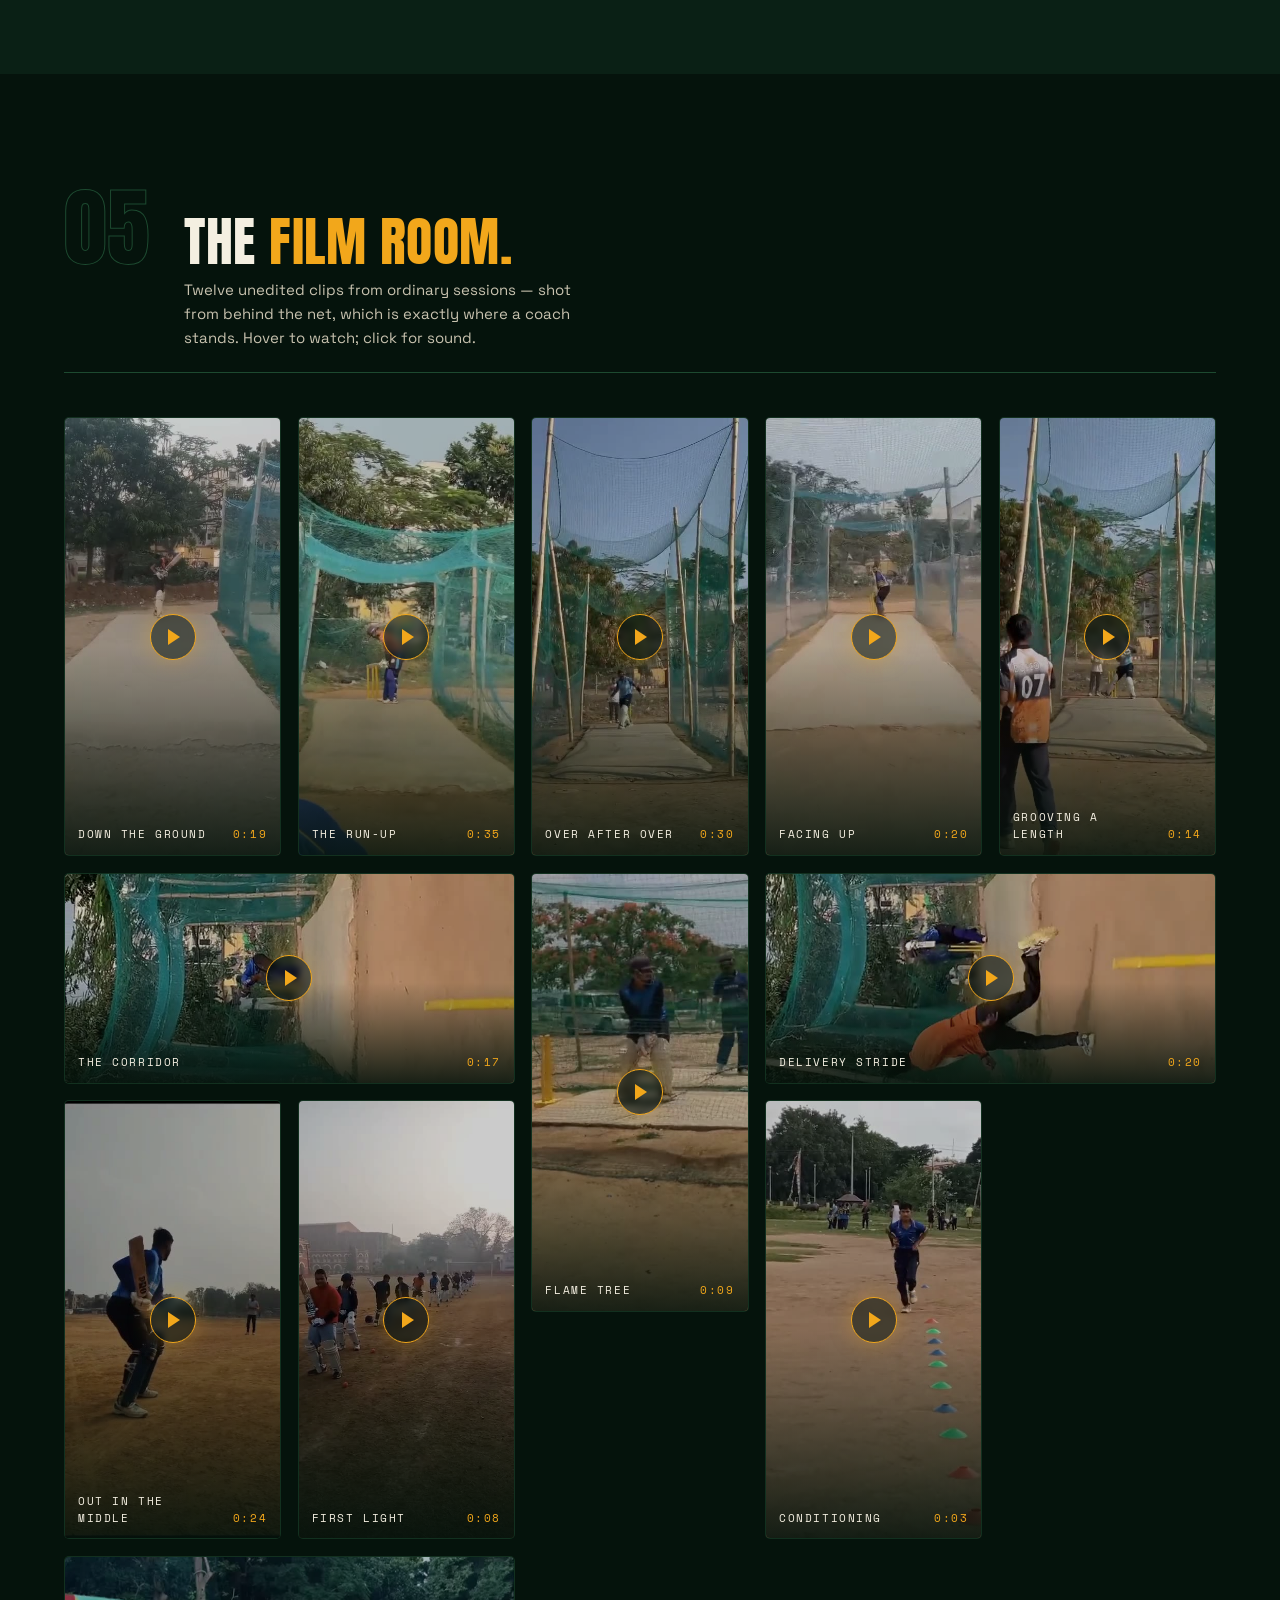
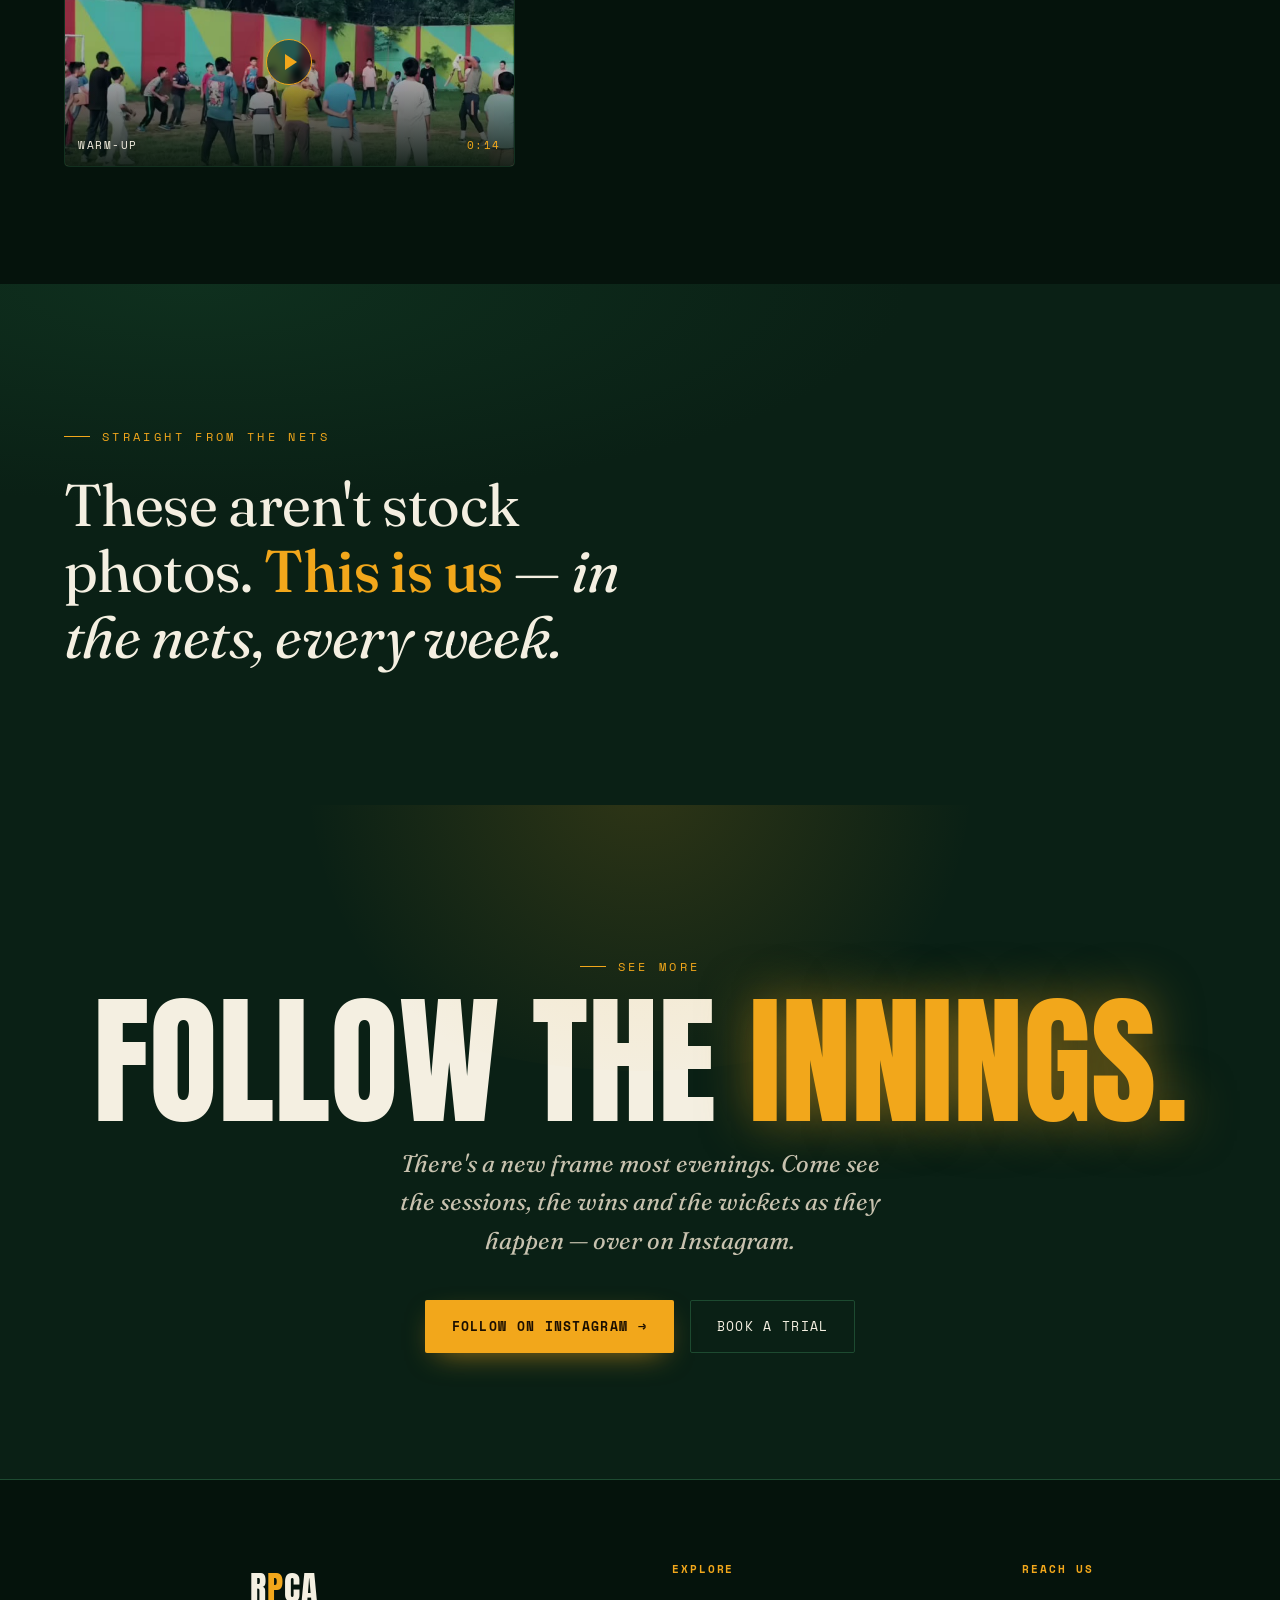
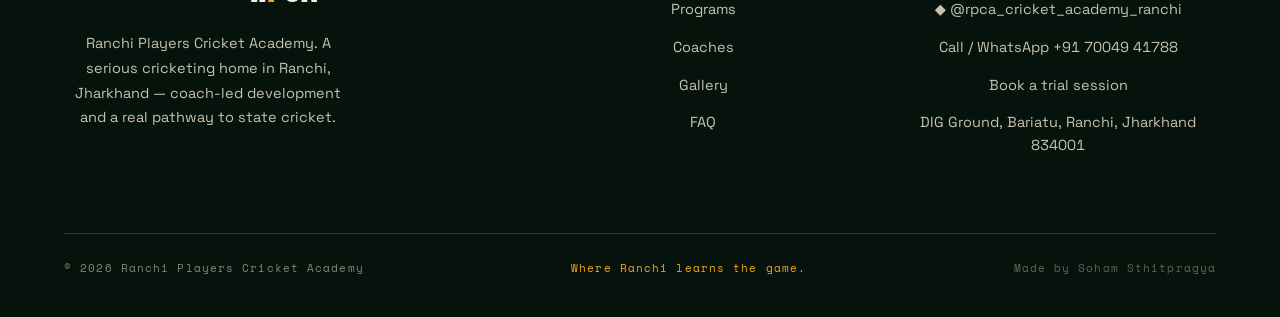
<file: gallery.html>
<!doctype html>
<html lang="en">
<head>
<meta charset="utf-8">
<meta name="viewport" content="width=device-width, initial-scale=1">
<title>Gallery — RPCA Cricket Academy, Ranchi</title>
<meta name="description" content="Real photos and clips from RPCA cricket academy in Ranchi: nets training, match mornings, silverware and the days between. No stock photos.">
<link rel="canonical" href="https://www.ranchicricket.com/gallery.html">
<meta property="og:type" content="website">
<meta property="og:site_name" content="Ranchi Players Cricket Academy">
<meta property="og:title" content="Gallery — RPCA Cricket Academy, Ranchi">
<meta property="og:description" content="Real photographs and unedited clips from RPCA in Ranchi — the nets, match mornings and the silverware. No stock photos.">
<meta property="og:url" content="https://www.ranchicricket.com/gallery.html">
<meta property="og:image" content="https://www.ranchicricket.com/uploads/senior-squad-pano-lg.jpg">
<meta name="twitter:card" content="summary_large_image">
<script type="application/ld+json">
{
  "@context": "https://schema.org",
  "@type": ["SportsActivityLocation", "LocalBusiness"],
  "@id": "https://www.ranchicricket.com/#academy",
  "name": "Ranchi Players Cricket Academy (RPCA)",
  "alternateName": ["RPCA", "Ranchi Players Cricket Academy", "RPCA — Ranchi Players Cricket Academy"],
  "telephone": "+91 70049 41788",
  "url": "https://www.ranchicricket.com/",
  "image": "https://www.ranchicricket.com/uploads/senior-squad-pano-lg.jpg",
  "address": {
    "@type": "PostalAddress",
    "streetAddress": "DIG Ground, Bariatu",
    "addressLocality": "Ranchi",
    "addressRegion": "Jharkhand",
    "postalCode": "834001",
    "addressCountry": "IN"
  },
  "openingHoursSpecification": [
    {"@type": "OpeningHoursSpecification", "dayOfWeek": ["Monday","Tuesday","Wednesday","Thursday","Friday","Saturday","Sunday"], "opens": "09:00", "closes": "11:00"},
    {"@type": "OpeningHoursSpecification", "dayOfWeek": ["Monday","Tuesday","Wednesday","Thursday","Friday","Saturday"], "opens": "16:00", "closes": "18:00"}
  ],
  "sameAs": ["https://www.instagram.com/rpca_cricket_academy_ranchi/"]
}
</script>
<script type="application/ld+json">
{
  "@context": "https://schema.org",
  "@type": "BreadcrumbList",
  "itemListElement": [
    {
      "@type": "ListItem",
      "position": 1,
      "name": "RPCA — Ranchi Players Cricket Academy",
      "item": "https://www.ranchicricket.com/"
    },
    {
      "@type": "ListItem",
      "position": 2,
      "name": "Gallery",
      "item": "https://www.ranchicricket.com/gallery.html"
    }
  ]
}
</script>
<link rel="icon" href="data:image/svg+xml,%3Csvg xmlns='http://www.w3.org/2000/svg' viewBox='0 0 100 100'%3E%3Ctext y='.9em' font-size='90'%3E%F0%9F%8F%8F%3C/text%3E%3C/svg%3E">
<link rel="preconnect" href="https://fonts.googleapis.com">
<link rel="preconnect" href="https://fonts.gstatic.com" crossorigin>
<link href="https://fonts.googleapis.com/css2?family=Anton&family=Fraunces:ital,opsz,wght@0,9..144,400;0,9..144,500;1,9..144,400;1,9..144,500&family=Space+Grotesk:wght@400;500;600;700&family=Space+Mono:wght@400;700&display=swap" rel="stylesheet">
<link rel="stylesheet" href="assets/site.css">
</head>
<body>
<div class="grain"></div>
<div class="vignette"></div>
<div class="cursor" id="cursor"></div>

<div class="spine" aria-hidden="true">
  <svg id="spineSvg" preserveAspectRatio="none" viewBox="0 0 100 100">
    <path class="arc-glow" id="arcGlow" vector-effect="non-scaling-stroke"></path>
    <path class="arc" id="arcPath" vector-effect="non-scaling-stroke"></path>
  </svg>
  <div class="spine-ball" id="spineBall"></div>
</div>

<header id="hdr">
  <a class="brand" href="index.html" aria-label="RPCA home">
    <svg class="mark" viewBox="0 0 40 40" fill="none">
      <circle cx="20" cy="20" r="18" fill="#c9432a" stroke="#f2a71b" stroke-width="1.5"/>
      <path d="M8 13 Q20 20 32 13 M8 27 Q20 20 32 27" stroke="#f4efe1" stroke-width="1.3" fill="none" opacity=".85"/>
    </svg>
    RPCA
  </a>
  <nav class="nav-links" id="nav">
    <a href="programs.html">Programs</a>
    <a href="coaches.html">Coaches</a>
    <a href="gallery.html" aria-current="page">Gallery</a>
    <a href="faq.html">FAQ</a>
    <a href="contact.html">Contact</a>
    <a class="nav-cta" href="contact.html">Book a Trial</a>
  </nav>
  <button class="burger" id="burger" aria-label="Menu"><span></span><span></span><span></span></button>
</header>

<main id="top">

<!-- ═══ SUB-HERO — the strongest frame in the archive: league night ═══ -->
<section class="subhero">
  <div class="bg"><img src="uploads/titans-league-night-lg.jpg"
    srcset="uploads/titans-league-night.jpg 1500w, uploads/titans-league-night-lg.jpg 2200w"
    sizes="100vw" alt="Yuvraj Kumar bowling for the Ranchi Titans under lights"></div>
  <div class="subhero-inner">
    <div class="crumb"><a href="index.html">RPCA</a> — 04 · Gallery</div>
    <h1>From the <em>Ground.</em></h1>
    <p class="sub">Real days, real cricket — in the nets, out in the middle, and the evenings in between. No stock photos, just the academy the way it actually looks.</p>
  </div>
</section>

<div class="ticker" aria-hidden="true"><div class="row" id="tickRow"></div></div>

<!-- ═══ CH.01 — IN THE NETS ═══ -->
<section class="section band-night">
  <div class="wrap">
    <div class="chapter rise">
      <div class="cn">01</div>
      <div class="ct">
        <h2>In the <em>nets.</em></h2>
        <p>Where most of it actually happens. Two turf &amp; matting nets at DIG Ground, and the same session run again and again until it holds.</p>
      </div>
    </div>
    <div class="ed-grid">
      <figure class="ed w4 h3 rise" data-lb data-full="uploads/nets-full-squad-lg.jpg" data-title="The full squad at the nets" data-meta="DIG Ground, Bariatu">
        <img src="uploads/nets-full-squad.jpg" alt="The full RPCA squad gathered at the practice nets" loading="lazy">
        <figcaption><b>01</b> &nbsp; The Full Squad</figcaption>
      </figure>
      <figure class="ed h3 rise" data-d="1" data-lb data-full="uploads/titans-league-night-lg.jpg" data-title="Yuvraj Kumar bowling under lights" data-meta="Jharkhand T20 · Ranchi Titans">
        <img src="uploads/titans-league-night.jpg" alt="Yuvraj Kumar bowling for the Ranchi Titans under floodlights" loading="lazy">
        <figcaption><b>02</b> &nbsp; Under Lights</figcaption>
      </figure>
      <figure class="ed rise" data-lb data-title="A coach working with a young batter" data-meta="In the nets">
        <img src="uploads/nets-training.jpg" alt="A coach working with a young batter in the nets" loading="lazy">
        <figcaption><b>03</b> &nbsp; Coach and Batter</figcaption>
      </figure>
      <figure class="ed rise" data-d="1" data-lb data-title="A young batter training" data-meta="Foundation group">
        <img src="uploads/youth-batting.jpg" alt="A young batter training in the nets" loading="lazy">
        <figcaption><b>04</b> &nbsp; Next Generation</figcaption>
      </figure>
      <figure class="ed rise" data-d="2" data-lb data-title="An evening net session" data-meta="DIG Ground, Bariatu">
        <img src="uploads/nets-floodlights.jpg" alt="An evening net session at the academy" loading="lazy">
        <figcaption><b>05</b> &nbsp; Evening Session</figcaption>
      </figure>
    </div>
  </div>
</section>

<!-- ═══ PANORAMA BREAK ═══ -->
<section class="pano">
  <img src="uploads/squad-ground-pano-lg.jpg"
       srcset="uploads/squad-ground-pano-sm.jpg 1100w, uploads/squad-ground-pano-lg.jpg 2200w"
       sizes="100vw" width="2200" height="990"
       alt="RPCA juniors and coaches lined up on the ground after a match" loading="lazy">
  <div class="pano-cap">
    <div class="k">Match Morning</div>
    <p>Kit bags down, whites on, everybody in the frame.</p>
  </div>
</section>

<!-- ═══ CH.02 — MATCH DAYS ═══ -->
<section class="section band-pitch">
  <div class="wrap">
    <div class="chapter rise">
      <div class="cn">02</div>
      <div class="ct">
        <h2>Match <em>days.</em></h2>
        <p>The reason for the hours in the nets — proper fixtures, on proper grounds, against sides that came to win.</p>
      </div>
    </div>
    <div class="ed-grid">
      <figure class="ed w4 h3 rise" data-lb data-full="uploads/academy-group-pitch-lg.jpg" data-title="The academy on the matting pitch" data-meta="Match morning">
        <img src="uploads/academy-group-pitch.jpg" alt="Academy players of all ages gathered around the matting pitch before a match" loading="lazy">
        <figcaption><b>06</b> &nbsp; Everyone, One Frame</figcaption>
      </figure>
      <figure class="ed h3 rise" data-d="1" data-lb data-full="uploads/coach-officials-lg.jpg" data-title="A word with the officials" data-meta="Before play">
        <img src="uploads/coach-officials.jpg" alt="A coach in conversation with match officials at the boundary" loading="lazy">
        <figcaption><b>07</b> &nbsp; Before Play</figcaption>
      </figure>
      <figure class="ed w6 rise" data-lb data-full="uploads/huddle-red-pavilion-lg.jpg" data-title="The team huddle" data-meta="Match day">
        <img src="uploads/huddle-red-pavilion.jpg" alt="The team in a huddle in front of the red pavilion" loading="lazy">
        <figcaption><b>08</b> &nbsp; The Huddle</figcaption>
      </figure>
      <figure class="ed w6 rise" data-lb data-full="uploads/senior-squad-pano-lg.jpg" data-title="The senior squad after a session" data-meta="Ranchi">
        <img src="uploads/senior-squad-pano.jpg" alt="The senior RPCA squad together after a session" loading="lazy">
        <figcaption><b>09</b> &nbsp; The Senior Squad</figcaption>
      </figure>
    </div>
  </div>
</section>

<!-- ═══ CH.03 — SILVERWARE ═══ -->
<section class="section band-night">
  <div class="wrap">
    <div class="chapter rise">
      <div class="cn">03</div>
      <div class="ct">
        <h2>The <em>silverware.</em></h2>
        <p>Not the point of the academy, but a fair measure of it — league titles, invitational trophies and medals earned across Jharkhand.</p>
      </div>
    </div>
    <div class="ed-grid">
      <figure class="ed w3 h3 rise" data-lb data-full="uploads/chaibasa-champions-lg.jpg" data-title="Champions — Friends Club Chaibasa Invitational T20" data-meta="Golden Jubilee Celebration">
        <img src="uploads/chaibasa-champions.jpg" alt="The Jharkhand side celebrating as champions of the Friends Club Chaibasa invitational T20" loading="lazy">
        <figcaption><b>10</b> &nbsp; Chaibasa Invitational</figcaption>
      </figure>
      <figure class="ed w3 h3 rise" data-d="1" data-lb data-full="uploads/ldca-winners-trophy-lg.jpg" data-title="Winners — Lohardaga District 'A' Division League" data-meta="With the trophy">
        <img src="uploads/ldca-winners-trophy.jpg" alt="Three players holding the Lohardaga District Cricket Association winners trophy" loading="lazy">
        <figcaption><b>11</b> &nbsp; League Winners</figcaption>
      </figure>
      <figure class="ed w3 rise" data-lb data-full="uploads/lpl-champions-lg.jpg" data-title="Champions — Lohardaga Premier League" data-meta="Presentation">
        <img src="uploads/lpl-champions.jpg" alt="The Lohardaga Premier League champions with the trophy at the presentation" loading="lazy">
        <figcaption><b>12</b> &nbsp; Lohardaga Premier League</figcaption>
      </figure>
      <figure class="ed w3 rise" data-d="1" data-lb data-full="uploads/ldca-team-medals-lg.jpg" data-title="Medals and certificates" data-meta="Lohardaga District Cricket Association">
        <img src="uploads/ldca-team-medals.jpg" alt="The team with medals, certificates and the winners trophy on the ground" loading="lazy">
        <figcaption><b>13</b> &nbsp; Medals &amp; Certificates</figcaption>
      </figure>
    </div>
  </div>
</section>

<!-- ═══ CH.04 — OFF THE FIELD ═══ -->
<section class="section band-pitch">
  <div class="wrap">
    <div class="chapter rise">
      <div class="cn">04</div>
      <div class="ct">
        <h2>Off the <em>field.</em></h2>
        <p>An academy is also just a place people turn up to. Birthdays on the seat of a scooter, teammates away from home, the bits between the cricket.</p>
      </div>
    </div>
    <div class="ed-grid">
      <figure class="ed w4 h3 rise" data-lb data-full="uploads/cake-close-lg.jpg" data-title="A birthday at the ground" data-meta="The junior squad">
        <img src="uploads/cake-close.jpg" alt="The junior squad in RPCA kit cutting a cake at the ground" loading="lazy">
        <figcaption><b>14</b> &nbsp; Cake on the Scooter</figcaption>
      </figure>
      <figure class="ed h3 rise" data-d="1" data-lb data-full="uploads/players-offfield-lg.jpg" data-title="Teammates away from home" data-meta="Off the field">
        <img src="uploads/players-offfield.jpg" alt="Two RPCA players together off the field" loading="lazy">
        <figcaption><b>15</b> &nbsp; Away From Home</figcaption>
      </figure>
      <figure class="ed w6 rise" data-lb data-full="uploads/cake-wide-lg.jpg" data-title="The whole junior group" data-meta="The junior squad">
        <img src="uploads/cake-wide.jpg" alt="The wider junior group gathered around for the birthday" loading="lazy">
        <figcaption><b>16</b> &nbsp; Everybody In</figcaption>
      </figure>
    </div>
  </div>
</section>

<!-- ═══ CH.05 — THE FILM ROOM ═══ -->
<section class="section band-night" id="film">
  <div class="wrap">
    <div class="chapter rise">
      <div class="cn">05</div>
      <div class="ct">
        <h2>The <em>film room.</em></h2>
        <p>Twelve unedited clips from ordinary sessions — shot from behind the net, which is exactly where a coach stands. Hover to watch; click for sound.</p>
      </div>
    </div>
    <div class="vwall">
      <figure class="vcard rise" data-lb data-src="uploads/video/nets-batting-drive.mp4" data-title="Driving down the ground" data-meta="0:19">
        <img class="poster" src="uploads/video/poster-nets-batting-drive.jpg" alt="A batter driving in the nets" loading="lazy">
        <span class="play" aria-hidden="true"></span>
        <figcaption class="vmeta"><span class="t">Down the Ground</span><span class="d">0:19</span></figcaption>
      </figure>
      <figure class="vcard rise" data-d="1" data-lb data-src="uploads/video/nets-bowling-blue.mp4" data-title="A spell from behind the net" data-meta="0:35">
        <img class="poster" src="uploads/video/poster-nets-bowling-blue.jpg" alt="A bowler running in to deliver in the nets" loading="lazy">
        <span class="play" aria-hidden="true"></span>
        <figcaption class="vmeta"><span class="t">The Run-Up</span><span class="d">0:35</span></figcaption>
      </figure>
      <figure class="vcard rise" data-d="2" data-lb data-src="uploads/video/nets-long-spell.mp4" data-title="A long spell in the nets" data-meta="0:30">
        <img class="poster" src="uploads/video/poster-nets-long-spell.jpg" alt="A long net session viewed down the pitch" loading="lazy">
        <span class="play" aria-hidden="true"></span>
        <figcaption class="vmeta"><span class="t">Over After Over</span><span class="d">0:30</span></figcaption>
      </figure>
      <figure class="vcard rise" data-d="3" data-lb data-src="uploads/video/nets-batting-yellow.mp4" data-title="Facing up in the nets" data-meta="0:20">
        <img class="poster" src="uploads/video/poster-nets-batting-yellow.jpg" alt="A batter facing up at the far end of the net" loading="lazy">
        <span class="play" aria-hidden="true"></span>
        <figcaption class="vmeta"><span class="t">Facing Up</span><span class="d">0:20</span></figcaption>
      </figure>
      <figure class="vcard wide rise" data-lb data-src="uploads/video/nets-corridor-wide.mp4" data-title="Down the net corridor" data-meta="0:17">
        <img class="poster" src="uploads/video/poster-nets-corridor-wide.jpg" alt="A wide view down the practice net corridor" loading="lazy">
        <span class="play" aria-hidden="true"></span>
        <figcaption class="vmeta"><span class="t">The Corridor</span><span class="d">0:17</span></figcaption>
      </figure>
      <figure class="vcard rise" data-d="1" data-lb data-src="uploads/video/nets-bowling-spell.mp4" data-title="Working through a spell" data-meta="0:14">
        <img class="poster" src="uploads/video/poster-nets-bowling-spell.jpg" alt="A bowler working through a spell in the nets" loading="lazy">
        <span class="play" aria-hidden="true"></span>
        <figcaption class="vmeta"><span class="t">Grooving a Length</span><span class="d">0:14</span></figcaption>
      </figure>
      <figure class="vcard rise" data-d="2" data-lb data-src="uploads/video/nets-keeper-flametree.mp4" data-title="Under the flame tree" data-meta="0:09">
        <img class="poster" src="uploads/video/poster-nets-keeper-flametree.jpg" alt="A session in the nets beneath a flowering flame tree" loading="lazy">
        <span class="play" aria-hidden="true"></span>
        <figcaption class="vmeta"><span class="t">Flame Tree</span><span class="d">0:09</span></figcaption>
      </figure>
      <figure class="vcard wide rise" data-d="3" data-lb data-src="uploads/video/nets-bowling-orange.mp4" data-title="Into the delivery stride" data-meta="0:20">
        <img class="poster" src="uploads/video/poster-nets-bowling-orange.jpg" alt="A bowler in the delivery stride in the nets" loading="lazy">
        <span class="play" aria-hidden="true"></span>
        <figcaption class="vmeta"><span class="t">Delivery Stride</span><span class="d">0:20</span></figcaption>
      </figure>
      <figure class="vcard rise" data-lb data-src="uploads/video/ground-batting-blue.mp4" data-title="Batting out in the middle" data-meta="0:24">
        <img class="poster" src="uploads/video/poster-ground-batting-blue.jpg" alt="A batter playing a shot out on the ground" loading="lazy">
        <span class="play" aria-hidden="true"></span>
        <figcaption class="vmeta"><span class="t">Out in the Middle</span><span class="d">0:24</span></figcaption>
      </figure>
      <figure class="vcard rise" data-d="1" data-lb data-src="uploads/video/morning-drills-line.mp4" data-title="Morning fielding drills" data-meta="0:08">
        <img class="poster" src="uploads/video/poster-morning-drills-line.jpg" alt="Players lined up for fielding drills on a misty morning" loading="lazy">
        <span class="play" aria-hidden="true"></span>
        <figcaption class="vmeta"><span class="t">First Light</span><span class="d">0:08</span></figcaption>
      </figure>
      <figure class="vcard rise" data-d="2" data-lb data-src="uploads/video/fitness-cone-drill.mp4" data-title="Conditioning — the cone ladder" data-meta="0:03">
        <img class="poster" src="uploads/video/poster-fitness-cone-drill.jpg" alt="A player running through a cone ladder drill" loading="lazy">
        <span class="play" aria-hidden="true"></span>
        <figcaption class="vmeta"><span class="t">Conditioning</span><span class="d">0:03</span></figcaption>
      </figure>
      <figure class="vcard wide rise" data-d="3" data-lb data-src="uploads/video/session-warmup.mp4" data-title="Warm-up before the session" data-meta="0:14">
        <img class="poster" src="uploads/video/poster-session-warmup.jpg" alt="The group warming up on the outfield before a session" loading="lazy">
        <span class="play" aria-hidden="true"></span>
        <figcaption class="vmeta"><span class="t">Warm-Up</span><span class="d">0:14</span></figcaption>
      </figure>
    </div>
  </div>
</section>

<!-- ═══ MANIFESTO ═══ -->
<section class="manifesto">
  <div class="wrap">
    <div class="eyebrow rise">Straight from the nets</div>
    <p class="lead rise" data-d="1" style="margin-top:26px">
      These aren't stock photos. <b>This is us</b> — <em>in the nets, every week.</em>
    </p>
  </div>
</section>

<!-- ═══ CTA ═══ -->
<section class="cta">
  <div class="wrap">
    <div class="eyebrow rise">See more</div>
    <h2 class="rise" data-d="1">Follow the <em>innings.</em></h2>
    <p class="sub rise" data-d="2">There's a new frame most evenings. Come see the sessions, the wins and the wickets as they happen — over on Instagram.</p>
    <div class="actions rise" data-d="3">
      <a class="btn btn-amber" href="https://www.instagram.com/rpca_cricket_academy_ranchi/" target="_blank" rel="noopener">Follow on Instagram →</a>
      <a class="btn btn-ghost" href="contact.html">Book a Trial</a>
    </div>
  </div>
  <footer>
    <div class="wrap">
      <div class="foot-grid">
        <div class="foot-col">
          <div class="foot-brand">R<span>P</span>CA</div>
          <p>Ranchi Players Cricket Academy. A serious cricketing home in Ranchi, Jharkhand — coach-led development and a real pathway to state cricket.</p>
        </div>
        <div class="foot-col">
          <h5>Explore</h5>
          <ul>
            <li><a href="programs.html">Programs</a></li>
            <li><a href="coaches.html">Coaches</a></li>
            <li><a href="gallery.html">Gallery</a></li>
            <li><a href="faq.html">FAQ</a></li>
          </ul>
        </div>
        <div class="foot-col">
          <h5>Reach Us</h5>
          <ul>
            <li><a href="https://www.instagram.com/rpca_cricket_academy_ranchi/" target="_blank" rel="noopener">◆ @rpca_cricket_academy_ranchi</a></li>
            <li><a href="tel:+917004941788">Call / WhatsApp +91 70049 41788</a></li>
            <li><a href="contact.html">Book a trial session</a></li>
            <li><a href="contact.html">DIG Ground, Bariatu, Ranchi, Jharkhand 834001</a></li>
          </ul>
        </div>
      </div>
      <div class="foot-bottom">
        <span>© <span id="yr"></span> Ranchi Players Cricket Academy</span>
        <span class="ig">Where Ranchi learns the game.</span>
        <span class="made">Made by Soham Sthitpragya</span>
      </div>
    </div>
  </footer>
</section>

</main>
<script src="assets/site.js"></script>
</body>
</html>
</file>
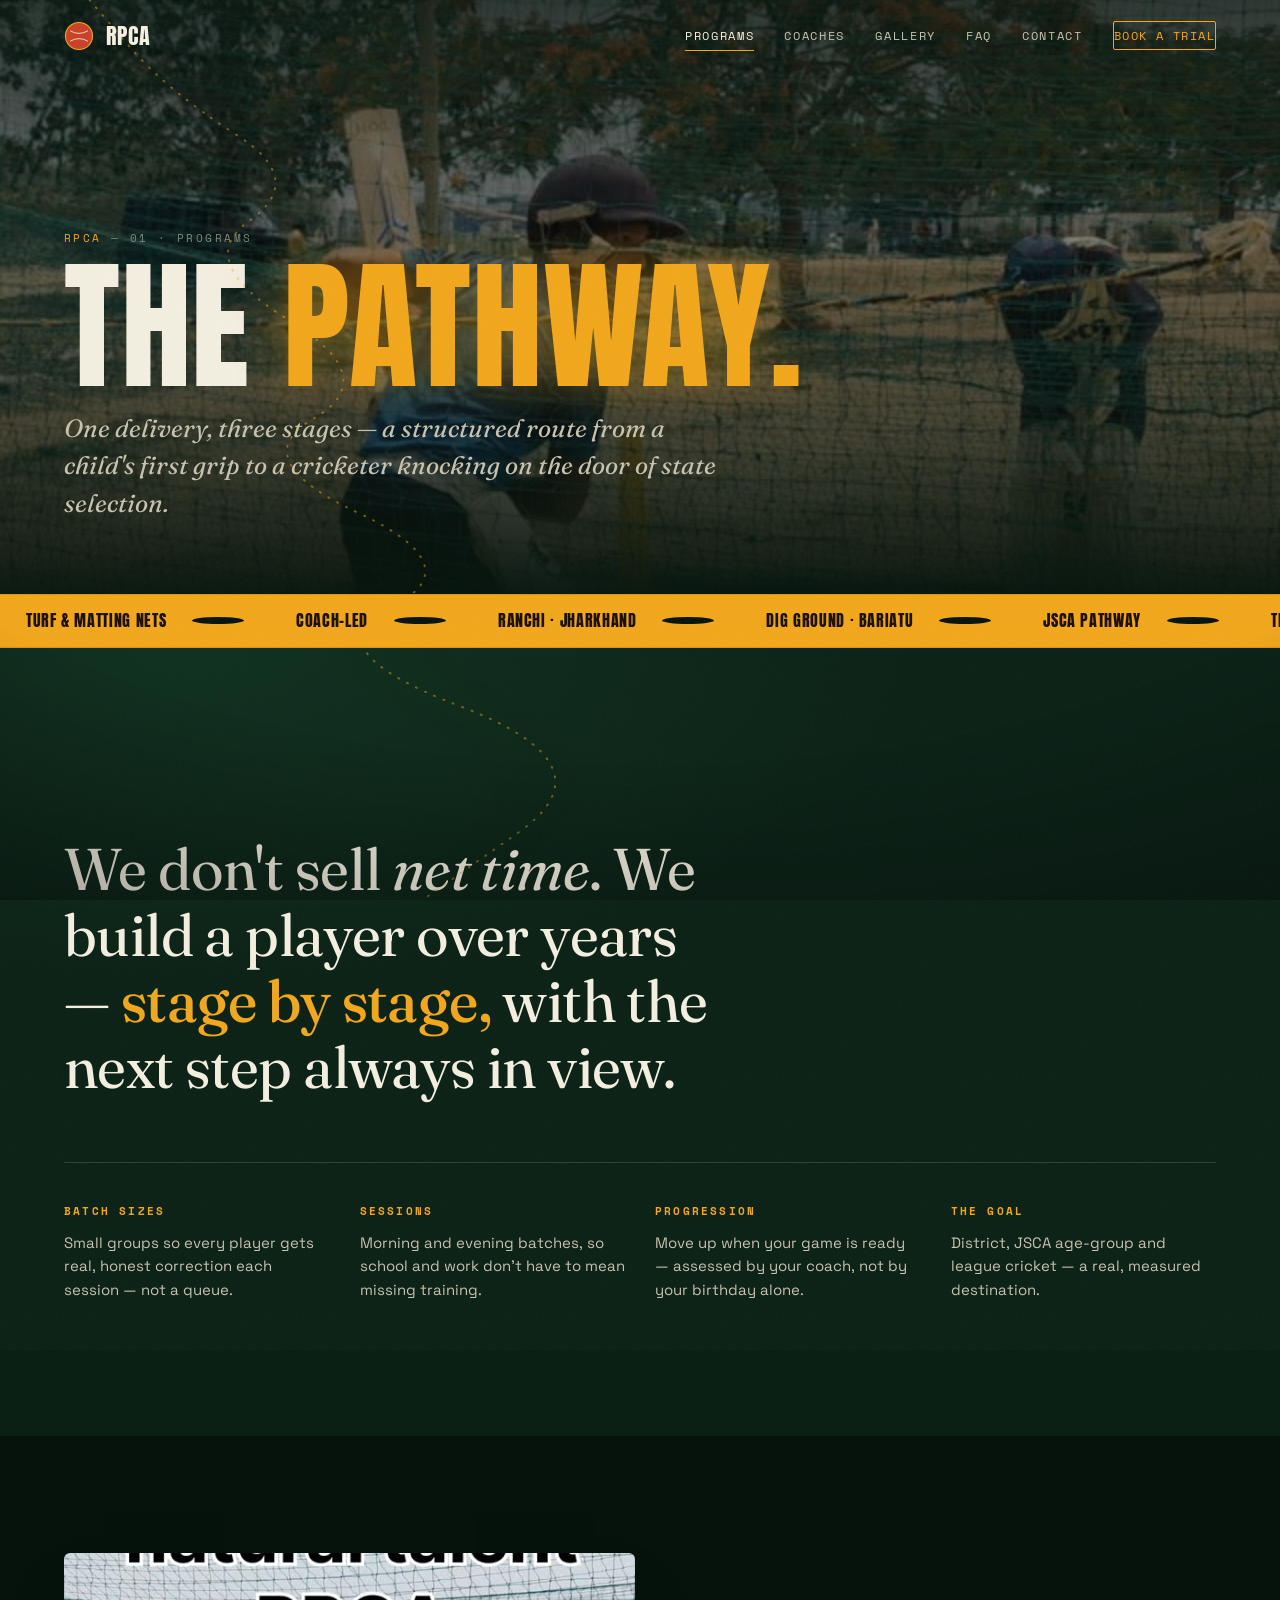
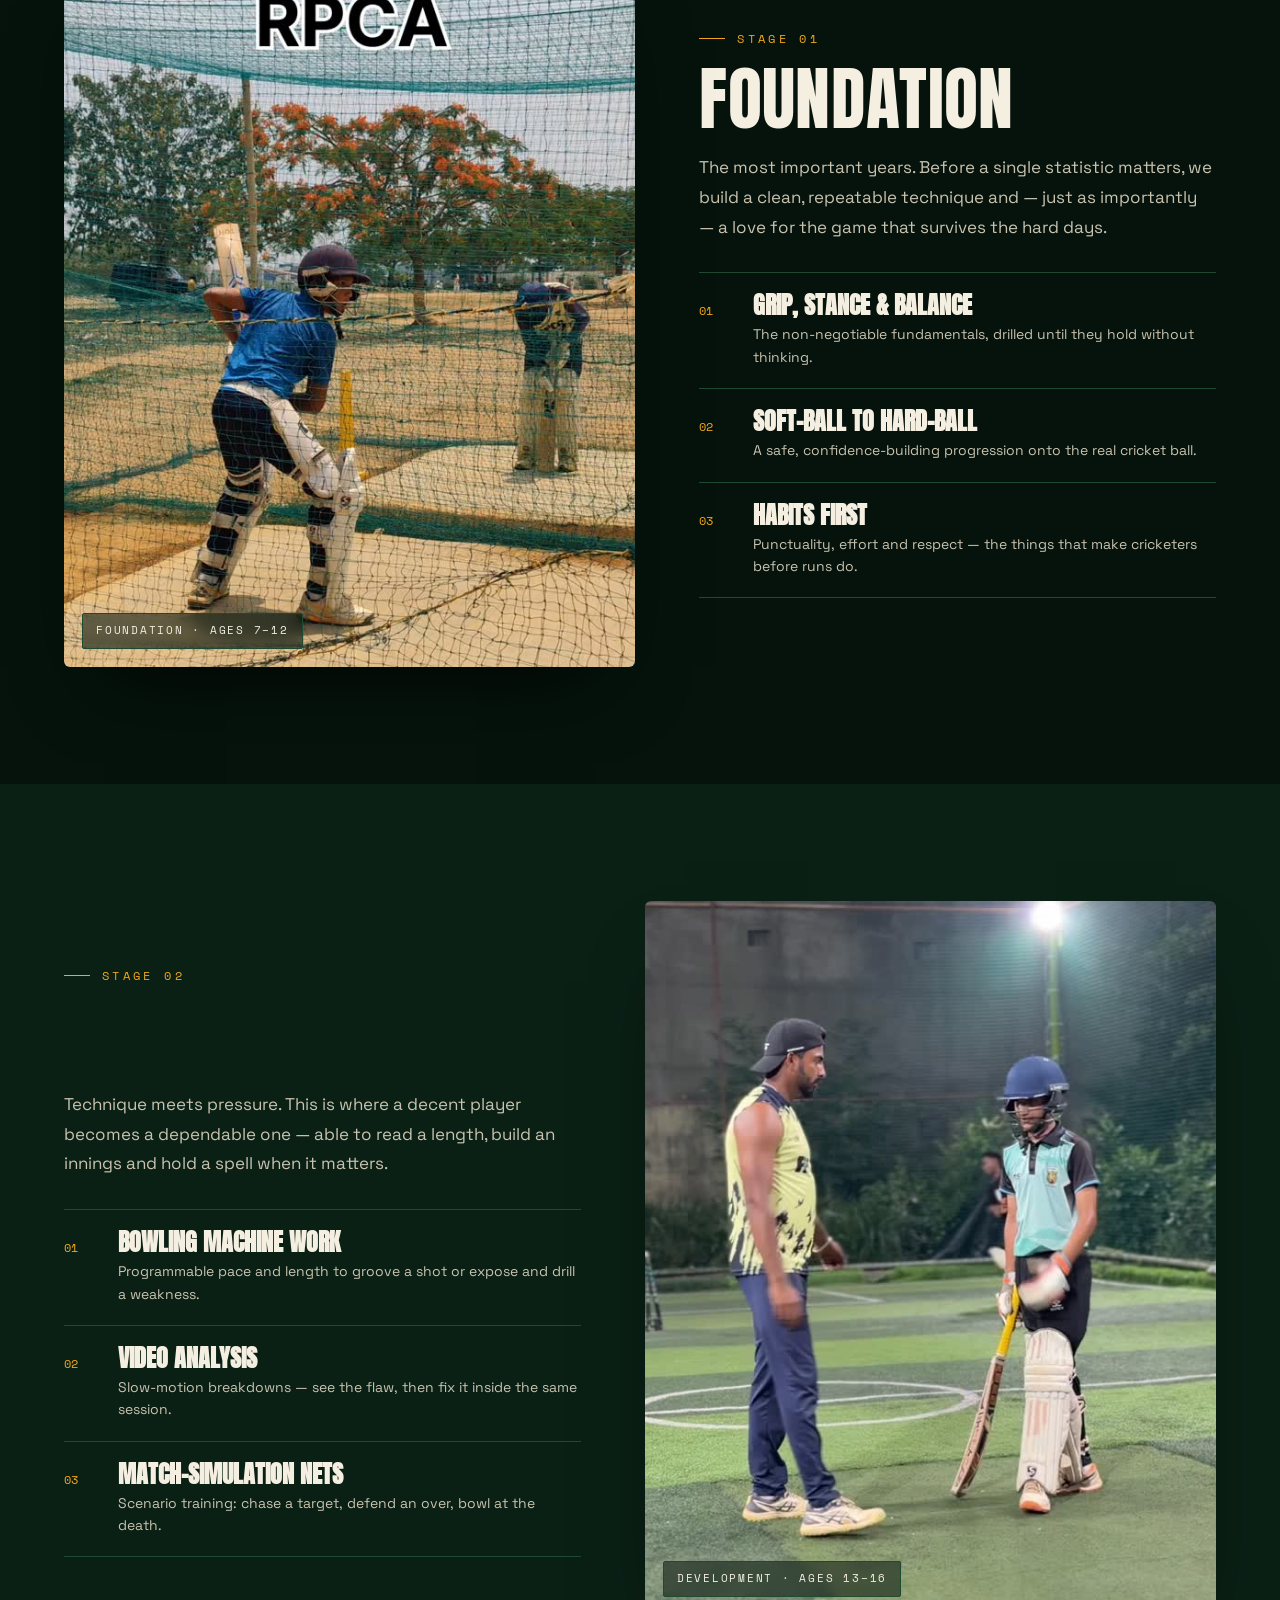
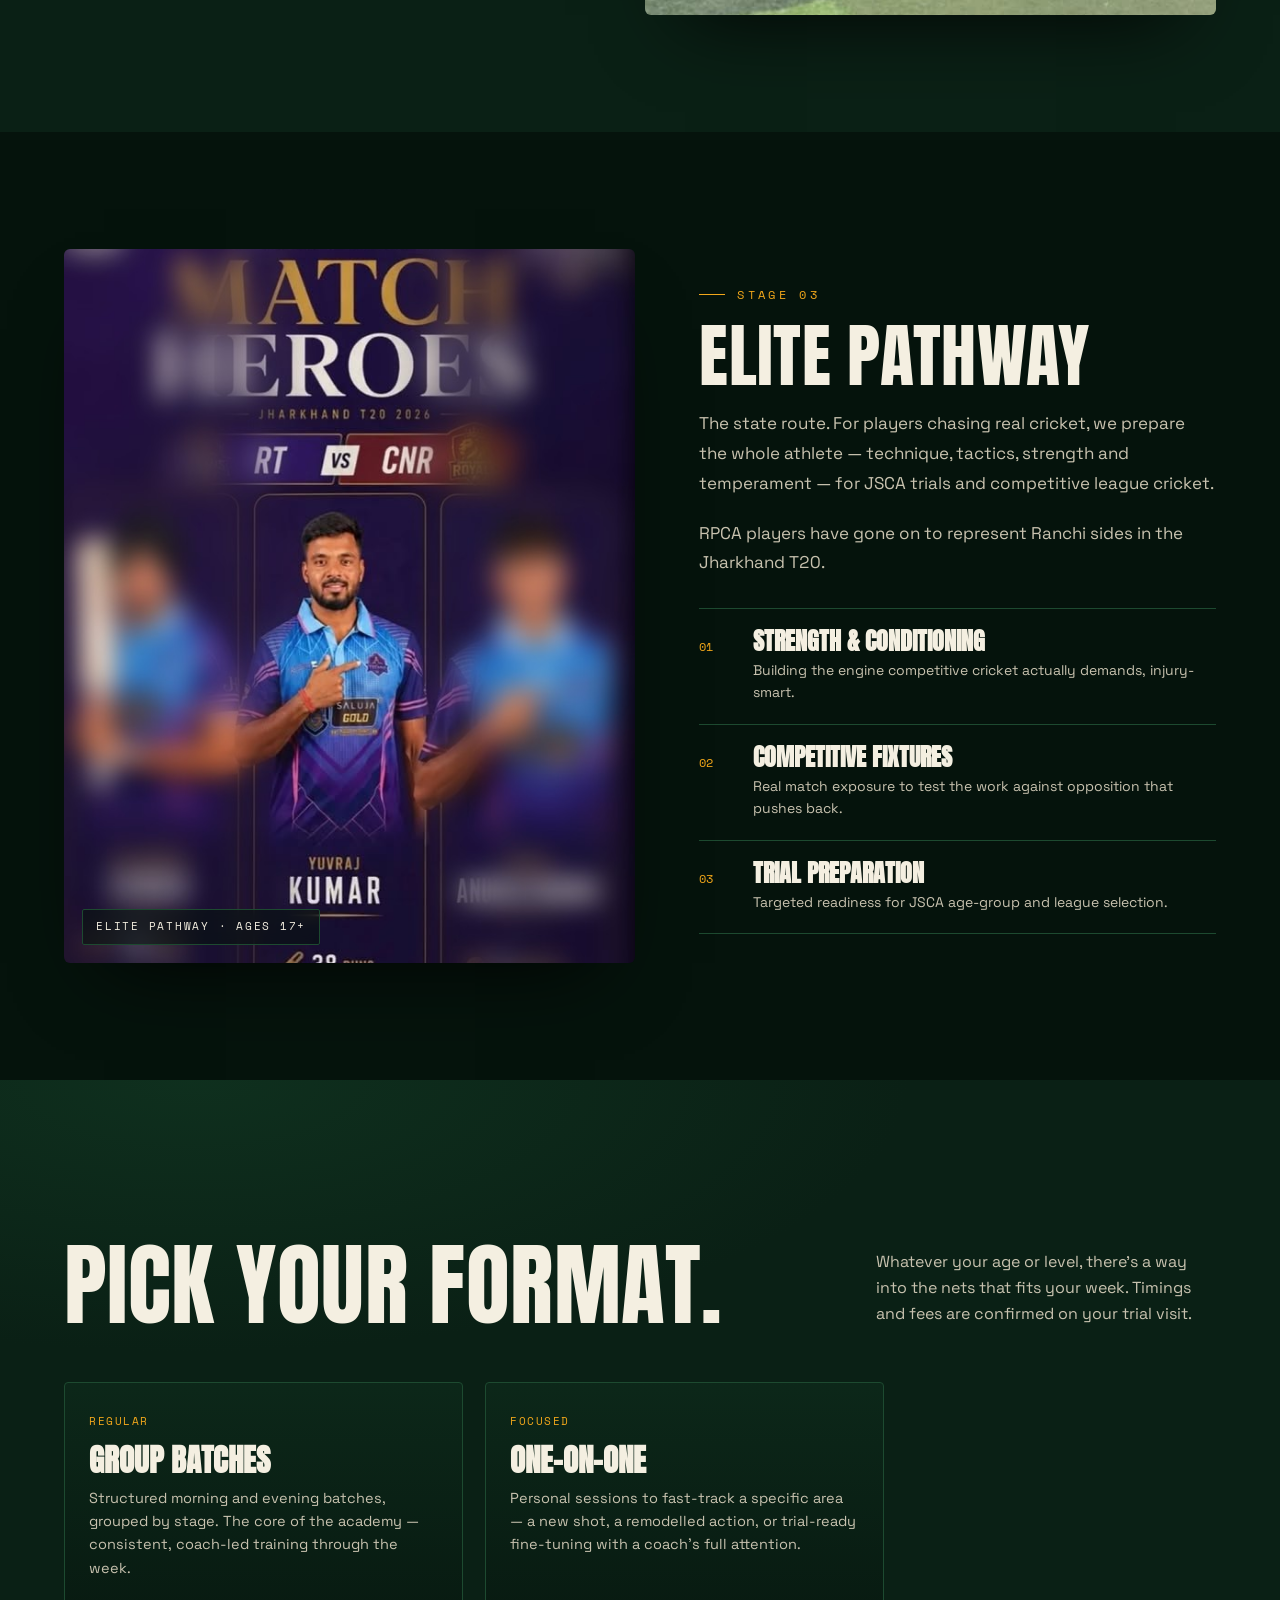
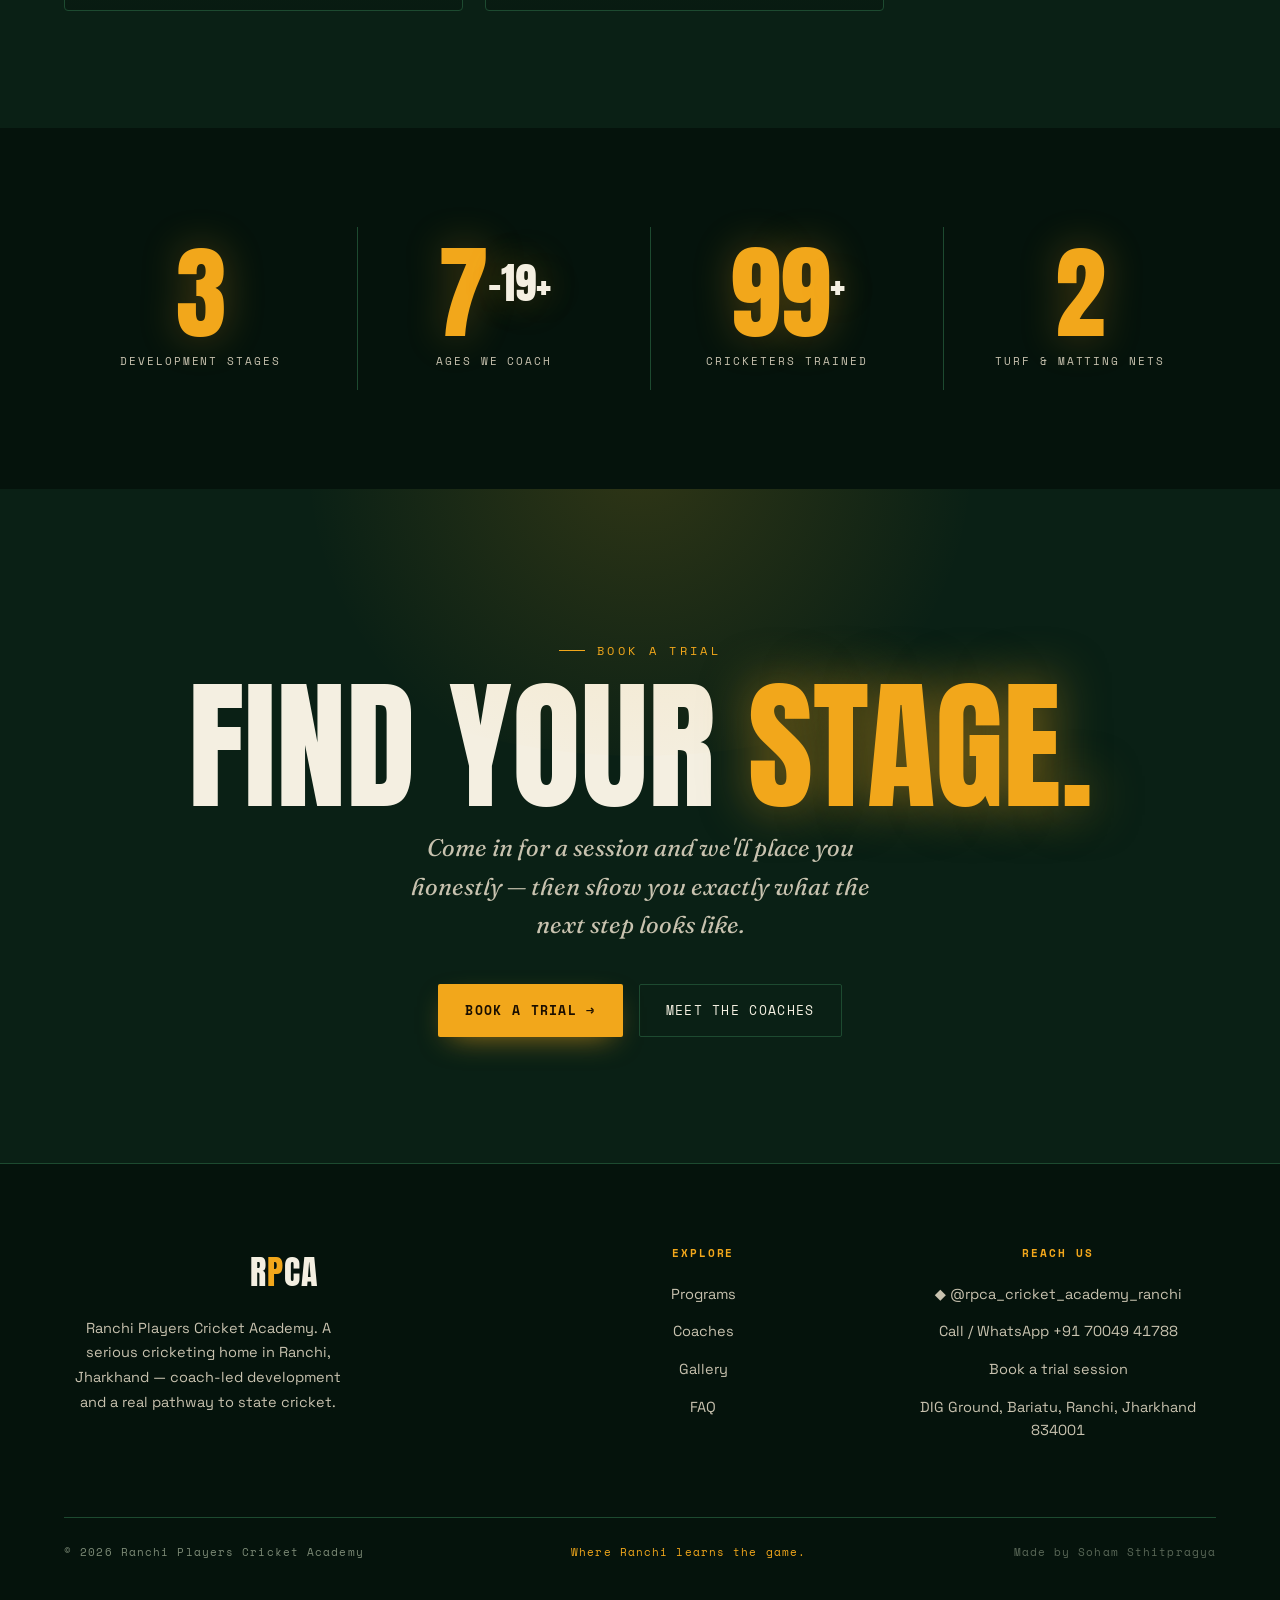
<file: programs.html>
<!doctype html>
<html lang="en">
<head>
<meta charset="utf-8">
<meta name="viewport" content="width=device-width, initial-scale=1">
<title>Cricket Coaching in Ranchi — Programs | RPCA</title>
<meta name="description" content="Cricket coaching programs in Ranchi: Foundation (7–12), Development (13–16) and Elite Pathway (17+). Bowling machine, video analysis, a route to JSCA cricket.">
<link rel="canonical" href="https://www.ranchicricket.com/programs.html">
<meta property="og:type" content="website">
<meta property="og:site_name" content="Ranchi Players Cricket Academy">
<meta property="og:title" content="Cricket Coaching Programs in Ranchi — RPCA">
<meta property="og:description" content="Foundation (7–12), Development (13–16) and the Elite Pathway (17+). Coach-led batches at DIG Ground, Bariatu, Ranchi.">
<meta property="og:url" content="https://www.ranchicricket.com/programs.html">
<meta property="og:image" content="https://www.ranchicricket.com/uploads/senior-squad-pano-lg.jpg">
<meta name="twitter:card" content="summary_large_image">
<script type="application/ld+json">
{
  "@context": "https://schema.org",
  "@type": ["SportsActivityLocation", "LocalBusiness"],
  "@id": "https://www.ranchicricket.com/#academy",
  "name": "Ranchi Players Cricket Academy (RPCA)",
  "alternateName": ["RPCA", "Ranchi Players Cricket Academy", "RPCA — Ranchi Players Cricket Academy"],
  "telephone": "+91 70049 41788",
  "url": "https://www.ranchicricket.com/",
  "image": "https://www.ranchicricket.com/uploads/senior-squad-pano-lg.jpg",
  "address": {
    "@type": "PostalAddress",
    "streetAddress": "DIG Ground, Bariatu",
    "addressLocality": "Ranchi",
    "addressRegion": "Jharkhand",
    "postalCode": "834001",
    "addressCountry": "IN"
  },
  "openingHoursSpecification": [
    {"@type": "OpeningHoursSpecification", "dayOfWeek": ["Monday","Tuesday","Wednesday","Thursday","Friday","Saturday","Sunday"], "opens": "09:00", "closes": "11:00"},
    {"@type": "OpeningHoursSpecification", "dayOfWeek": ["Monday","Tuesday","Wednesday","Thursday","Friday","Saturday"], "opens": "16:00", "closes": "18:00"}
  ],
  "sameAs": ["https://www.instagram.com/rpca_cricket_academy_ranchi/"]
}
</script>
<script type="application/ld+json">
{
  "@context": "https://schema.org",
  "@type": "BreadcrumbList",
  "itemListElement": [
    {
      "@type": "ListItem",
      "position": 1,
      "name": "RPCA — Ranchi Players Cricket Academy",
      "item": "https://www.ranchicricket.com/"
    },
    {
      "@type": "ListItem",
      "position": 2,
      "name": "Programs",
      "item": "https://www.ranchicricket.com/programs.html"
    }
  ]
}
</script>
<link rel="icon" href="data:image/svg+xml,%3Csvg xmlns='http://www.w3.org/2000/svg' viewBox='0 0 100 100'%3E%3Ctext y='.9em' font-size='90'%3E%F0%9F%8F%8F%3C/text%3E%3C/svg%3E">
<link rel="preconnect" href="https://fonts.googleapis.com">
<link rel="preconnect" href="https://fonts.gstatic.com" crossorigin>
<link href="https://fonts.googleapis.com/css2?family=Anton&family=Fraunces:ital,opsz,wght@0,9..144,400;0,9..144,500;1,9..144,400;1,9..144,500&family=Space+Grotesk:wght@400;500;600;700&family=Space+Mono:wght@400;700&display=swap" rel="stylesheet">
<link rel="stylesheet" href="assets/site.css">
</head>
<body>
<div class="grain"></div>
<div class="vignette"></div>
<div class="cursor" id="cursor"></div>

<div class="spine" aria-hidden="true">
  <svg id="spineSvg" preserveAspectRatio="none" viewBox="0 0 100 100">
    <path class="arc-glow" id="arcGlow" vector-effect="non-scaling-stroke"></path>
    <path class="arc" id="arcPath" vector-effect="non-scaling-stroke"></path>
  </svg>
  <div class="spine-ball" id="spineBall"></div>
</div>

<header id="hdr">
  <a class="brand" href="index.html" aria-label="RPCA home">
    <svg class="mark" viewBox="0 0 40 40" fill="none">
      <circle cx="20" cy="20" r="18" fill="#c9432a" stroke="#f2a71b" stroke-width="1.5"/>
      <path d="M8 13 Q20 20 32 13 M8 27 Q20 20 32 27" stroke="#f4efe1" stroke-width="1.3" fill="none" opacity=".85"/>
    </svg>
    RPCA
  </a>
  <nav class="nav-links" id="nav">
    <a href="programs.html" aria-current="page">Programs</a>
    <a href="coaches.html">Coaches</a>
    <a href="gallery.html">Gallery</a>
    <a href="faq.html">FAQ</a>
    <a href="contact.html">Contact</a>
    <a class="nav-cta" href="contact.html">Book a Trial</a>
  </nav>
  <button class="burger" id="burger" aria-label="Menu"><span></span><span></span><span></span></button>
</header>

<main id="top">

<!-- ═══ SUB-HERO ═══ -->
<section class="subhero">
  <div class="bg"><img src="uploads/youth-batting.jpg" alt="A young RPCA batter training in the nets"></div>
  <div class="subhero-inner">
    <div class="crumb"><a href="index.html">RPCA</a> — 01 · Programs</div>
    <h1>The <em>Pathway.</em></h1>
    <p class="sub">One delivery, three stages — a structured route from a child's first grip to a cricketer knocking on the door of state selection.</p>
  </div>
</section>

<div class="ticker" aria-hidden="true"><div class="row" id="tickRow"></div></div>

<!-- ═══ INTRO ═══ -->
<section class="manifesto">
  <div class="wrap">
    <div class="eyebrow rise">How we build players</div>
    <p class="lead rise" data-d="1" style="margin-top:26px">
      We don't sell <em>net time</em>. We build a player over years — <b>stage by stage,</b> with the next step always in view.
    </p>
    <div class="meta">
      <div class="rise" data-d="1"><h4>Batch sizes</h4><p>Small groups so every player gets real, honest correction each session — not a queue.</p></div>
      <div class="rise" data-d="2"><h4>Sessions</h4><p>Morning and evening batches, so school and work don't have to mean missing training.</p></div>
      <div class="rise" data-d="3"><h4>Progression</h4><p>Move up when your game is ready — assessed by your coach, not by your birthday alone.</p></div>
      <div class="rise" data-d="4"><h4>The goal</h4><p>District, JSCA age-group and league cricket — a real, measured destination.</p></div>
    </div>
  </div>
</section>

<!-- ═══ STAGE 01 — FOUNDATION ═══ -->
<section class="section band-night">
  <div class="wrap">
    <div class="split">
      <div class="feat rise"><img src="uploads/youth-batting.jpg" alt="Young batter setting up in the nets"><span class="tag">Foundation · Ages 7–12</span></div>
      <div>
        <div class="eyebrow rise">Stage 01</div>
        <h2 class="big rise" data-d="1" style="margin-top:18px;font-size:clamp(38px,5.5vw,72px)">Foundation</h2>
        <div class="prose rise" data-d="2" style="margin-top:22px">
          <p>The most important years. Before a single statistic matters, we build a clean, repeatable technique and — just as importantly — a love for the game that survives the hard days.</p>
        </div>
        <ul class="fac-list rise" data-d="3" style="margin-top:30px">
          <li><span class="fn">01</span><div><h4>Grip, Stance &amp; Balance</h4><p>The non-negotiable fundamentals, drilled until they hold without thinking.</p></div></li>
          <li><span class="fn">02</span><div><h4>Soft-ball to Hard-ball</h4><p>A safe, confidence-building progression onto the real cricket ball.</p></div></li>
          <li><span class="fn">03</span><div><h4>Habits First</h4><p>Punctuality, effort and respect — the things that make cricketers before runs do.</p></div></li>
        </ul>
      </div>
    </div>
  </div>
</section>

<!-- ═══ STAGE 02 — DEVELOPMENT ═══ -->
<section class="section band-pitch">
  <div class="wrap">
    <div class="split rev">
      <div class="feat rise"><img src="uploads/nets-training.jpg" alt="A coach correcting a young batter in the nets" style="object-position:50% 30%"><span class="tag">Development · Ages 13–16</span></div>
      <div>
        <div class="eyebrow rise">Stage 02</div>
        <h2 class="big rise" data-d="1" style="margin-top:18px;font-size:clamp(38px,5.5vw,72px)">Development</h2>
        <div class="prose rise" data-d="2" style="margin-top:22px">
          <p>Technique meets pressure. This is where a decent player becomes a dependable one — able to read a length, build an innings and hold a spell when it matters.</p>
        </div>
        <ul class="fac-list rise" data-d="3" style="margin-top:30px">
          <li><span class="fn">01</span><div><h4>Bowling Machine Work</h4><p>Programmable pace and length to groove a shot or expose and drill a weakness.</p></div></li>
          <li><span class="fn">02</span><div><h4>Video Analysis</h4><p>Slow-motion breakdowns — see the flaw, then fix it inside the same session.</p></div></li>
          <li><span class="fn">03</span><div><h4>Match-Simulation Nets</h4><p>Scenario training: chase a target, defend an over, bowl at the death.</p></div></li>
        </ul>
      </div>
    </div>
  </div>
</section>

<!-- ═══ STAGE 03 — ELITE ═══ -->
<section class="section band-night">
  <div class="wrap">
    <div class="split">
      <div class="feat rise"><img src="uploads/yuvraj-highlighted.jpg" alt="Yuvraj Kumar — Jharkhand T20 player and RPCA coach"><span class="tag">Elite Pathway · Ages 17+</span></div>
      <div>
        <div class="eyebrow rise">Stage 03</div>
        <h2 class="big rise" data-d="1" style="margin-top:18px;font-size:clamp(38px,5.5vw,72px)">Elite Pathway</h2>
        <div class="prose rise" data-d="2" style="margin-top:22px">
          <p>The state route. For players chasing real cricket, we prepare the whole athlete — technique, tactics, strength and temperament — for JSCA trials and competitive league cricket.</p>
          <p>RPCA players have gone on to represent Ranchi sides in the Jharkhand T20.</p>
        </div>
        <ul class="fac-list rise" data-d="3" style="margin-top:30px">
          <li><span class="fn">01</span><div><h4>Strength &amp; Conditioning</h4><p>Building the engine competitive cricket actually demands, injury-smart.</p></div></li>
          <li><span class="fn">02</span><div><h4>Competitive Fixtures</h4><p>Real match exposure to test the work against opposition that pushes back.</p></div></li>
          <li><span class="fn">03</span><div><h4>Trial Preparation</h4><p>Targeted readiness for JSCA age-group and league selection.</p></div></li>
        </ul>
      </div>
    </div>
  </div>
</section>

<!-- ═══ FORMATS ═══ -->
<section class="section band-pitch-glow">
  <div class="wrap">
    <div class="sec-head">
      <div>
        <div class="eyebrow rise">Ways to train</div>
        <h2 class="big rise" data-d="1" style="margin-top:20px">Pick your format.</h2>
      </div>
      <p class="note rise" data-d="2">Whatever your age or level, there's a way into the nets that fits your week. Timings and fees are confirmed on your trial visit.</p>
    </div>
    <div class="tiers" style="grid-template-columns:repeat(2,1fr);max-width:820px">
      <article class="tier rise" data-d="1">
        <div class="body" style="padding-top:30px">
          <span class="learn" style="margin:0 0 14px">Regular</span>
          <h3>Group Batches</h3>
          <p>Structured morning and evening batches, grouped by stage. The core of the academy — consistent, coach-led training through the week.</p>
        </div>
      </article>
      <article class="tier rise" data-d="2">
        <div class="body" style="padding-top:30px">
          <span class="learn" style="margin:0 0 14px">Focused</span>
          <h3>One-on-One</h3>
          <p>Personal sessions to fast-track a specific area — a new shot, a remodelled action, or trial-ready fine-tuning with a coach's full attention.</p>
        </div>
      </article>
    </div>
  </div>
</section>

<!-- ═══ STATS ═══ -->
<section class="stats">
  <div class="wrap">
    <div class="grid4">
      <div class="stat rise" data-d="1"><div class="num" data-count="3">0</div><div class="lab">Development Stages</div></div>
      <div class="stat rise" data-d="2"><div class="num" data-count="7" data-suffix="–19+">0</div><div class="lab">Ages We Coach</div></div>
      <div class="stat rise" data-d="3"><div class="num" data-count="100" data-suffix="+">0</div><div class="lab">Cricketers Trained</div></div>
      <div class="stat rise" data-d="4"><div class="num" data-count="2">0</div><div class="lab">Turf &amp; Matting Nets</div></div>
    </div>
  </div>
</section>

<!-- ═══ CTA ═══ -->
<section class="cta">
  <div class="wrap">
    <div class="eyebrow rise">Book a Trial</div>
    <h2 class="rise" data-d="1">Find your <em>stage.</em></h2>
    <p class="sub rise" data-d="2">Come in for a session and we'll place you honestly — then show you exactly what the next step looks like.</p>
    <div class="actions rise" data-d="3">
      <a class="btn btn-amber" href="contact.html">Book a Trial →</a>
      <a class="btn btn-ghost" href="coaches.html">Meet the coaches</a>
    </div>
  </div>
  <footer>
    <div class="wrap">
      <div class="foot-grid">
        <div class="foot-col">
          <div class="foot-brand">R<span>P</span>CA</div>
          <p>Ranchi Players Cricket Academy. A serious cricketing home in Ranchi, Jharkhand — coach-led development and a real pathway to state cricket.</p>
        </div>
        <div class="foot-col">
          <h5>Explore</h5>
          <ul>
            <li><a href="programs.html">Programs</a></li>
            <li><a href="coaches.html">Coaches</a></li>
            <li><a href="gallery.html">Gallery</a></li>
            <li><a href="faq.html">FAQ</a></li>
          </ul>
        </div>
        <div class="foot-col">
          <h5>Reach Us</h5>
          <ul>
            <li><a href="https://www.instagram.com/rpca_cricket_academy_ranchi/" target="_blank" rel="noopener">◆ @rpca_cricket_academy_ranchi</a></li>
            <li><a href="tel:+917004941788">Call / WhatsApp +91 70049 41788</a></li>
            <li><a href="contact.html">Book a trial session</a></li>
            <li><a href="contact.html">DIG Ground, Bariatu, Ranchi, Jharkhand 834001</a></li>
          </ul>
        </div>
      </div>
      <div class="foot-bottom">
        <span>© <span id="yr"></span> Ranchi Players Cricket Academy</span>
        <span class="ig">Where Ranchi learns the game.</span>
        <span class="made">Made by Soham Sthitpragya</span>
      </div>
    </div>
  </footer>
</section>

</main>
<script src="assets/site.js"></script>
</body>
</html>
</file>
<file: assets/site.css>
/* ═══════════════════ RPCA · THE FLOODLIT INNINGS — shared design system ═══════════════════ */
:root{
  --night:#05130c;        /* deepest field-at-night */
  --pitch:#0a2015;        /* section base green */
  --moss:#123a24;         /* raised green */
  --line:#1d4a30;         /* hairlines */
  --cream:#f4efe1;        /* primary light */
  --bone:#c8c2af;         /* muted light */
  --dim:#7c8a76;          /* tertiary */
  --amber:#f2a71b;        /* floodlight / primary accent */
  --amber-hi:#ffc247;     /* glow highlight */
  --leather:#c9432a;      /* the ball / seam — used sparingly */
  --disp:'Anton',system-ui,sans-serif;
  --serif:'Fraunces',Georgia,serif;
  --sans:'Space Grotesk',system-ui,sans-serif;
  --mono:'Space Mono',ui-monospace,monospace;
  --ease:cubic-bezier(.16,1,.3,1);
  --gutter:clamp(20px,5vw,90px);
}
*{margin:0;padding:0;box-sizing:border-box}
html{scroll-behavior:smooth;-webkit-text-size-adjust:100%}
@media (prefers-reduced-motion:reduce){html{scroll-behavior:auto}}
body{
  background:var(--night);color:var(--cream);
  font-family:var(--sans);font-weight:400;line-height:1.6;
  overflow-x:hidden;font-variant-numeric:tabular-nums;
  -webkit-font-smoothing:antialiased;
}
::selection{background:var(--amber);color:#1a0e00}
a{color:inherit;text-decoration:none}
img{display:block;max-width:100%}
::-webkit-scrollbar{width:10px;height:10px}
::-webkit-scrollbar-track{background:#04100a}
::-webkit-scrollbar-thumb{background:var(--moss);border:2px solid #04100a;border-radius:6px}
::-webkit-scrollbar-thumb:hover{background:var(--amber)}
:focus-visible{outline:2px solid var(--amber);outline-offset:3px}

/* ——— atmosphere ——— */
.grain{position:fixed;inset:-50%;width:200%;height:200%;pointer-events:none;z-index:90;opacity:.045;
  background-image:url("data:image/svg+xml,%3Csvg xmlns='http://www.w3.org/2000/svg' width='240' height='240'%3E%3Cfilter id='n'%3E%3CfeTurbulence type='fractalNoise' baseFrequency='0.85' numOctaves='2' stitchTiles='stitch'/%3E%3C/filter%3E%3Crect width='240' height='240' filter='url(%23n)'/%3E%3C/svg%3E")}
@media (prefers-reduced-motion:no-preference){.grain{animation:grain 1.1s steps(3) infinite}}
@keyframes grain{0%{transform:translate(0,0)}33%{transform:translate(-2%,1%)}66%{transform:translate(1%,-2%)}100%{transform:translate(2%,1%)}}
.vignette{position:fixed;inset:0;pointer-events:none;z-index:88;
  background:radial-gradient(130% 100% at 50% 30%,transparent 55%,rgba(0,0,0,.55) 100%)}

/* custom cursor (desktop, fine pointer only) */
.cursor{position:fixed;top:0;left:0;width:26px;height:26px;border:1.5px solid var(--amber);border-radius:50%;
  transform:translate(-50%,-50%);pointer-events:none;z-index:120;mix-blend-mode:difference;
  transition:width .3s var(--ease),height .3s var(--ease),background .3s,border-color .3s;opacity:0}
.cursor.hot{width:52px;height:52px;background:rgba(242,167,27,.14);border-color:var(--amber-hi)}
@media (hover:none),(pointer:coarse){.cursor{display:none}}

/* ═══ the delivery-arc spine (fixed, ball flies down on scroll) ═══ */
.spine{position:fixed;inset:0;z-index:6;pointer-events:none}
.spine svg{position:absolute;top:0;left:0;width:100%;height:100%;overflow:visible}
.arc{fill:none;stroke:var(--amber);stroke-width:2;stroke-linecap:round;
  stroke-dasharray:1 9;opacity:.45;filter:drop-shadow(0 0 4px rgba(242,167,27,.6))}
.arc-glow{fill:none;stroke:var(--amber-hi);stroke-width:5;opacity:.1;filter:blur(4px)}
.spine-ball{position:absolute;top:0;left:0;width:16px;height:16px;border-radius:50%;
  transform:translate(-50%,-50%);opacity:0;transition:opacity .5s;
  background:radial-gradient(circle at 34% 30%,#e86a4e,var(--leather) 62%,#7c1e10);
  box-shadow:0 0 12px 2px rgba(242,167,27,.85),0 0 26px 6px rgba(242,167,27,.35),inset 0 0 4px rgba(0,0,0,.4)}
.spine-ball::before{content:"";position:absolute;inset:2px;border-radius:50%;
  border-top:1px solid rgba(244,239,225,.85);border-bottom:1px solid rgba(244,239,225,.85)}
.spine-ball.on{opacity:1}
/* On phones the fixed spine has no column gutter to travel in — it runs straight
   through the single-column content and the ball lands on headings. Drop it. */
@media (max-width:820px){.spine{display:none}}

/* ═══ nav ═══ */
header{position:fixed;top:0;left:0;right:0;z-index:100;
  display:flex;align-items:center;justify-content:space-between;
  padding:18px var(--gutter);transition:background .4s,padding .4s,border-color .4s;
  border-bottom:1px solid transparent}
header.stuck{background:rgba(5,19,12,.82);backdrop-filter:blur(14px) saturate(1.2);
  border-bottom-color:var(--line);padding-top:12px;padding-bottom:12px}
.brand{display:flex;align-items:center;gap:12px;font-family:var(--disp);letter-spacing:.04em;
  font-size:22px;color:var(--cream)}
.brand .mark{width:30px;height:30px;position:relative;flex:none}
.nav-links{display:flex;gap:30px;align-items:center;font-family:var(--mono);font-size:12px;
  letter-spacing:.14em;text-transform:uppercase;color:var(--bone)}
.nav-links a{position:relative;padding:4px 0;transition:color .3s}
.nav-links a::after{content:"";position:absolute;left:0;bottom:-2px;width:0;height:1px;background:var(--amber);transition:width .35s var(--ease)}
.nav-links a:hover{color:var(--cream)}.nav-links a:hover::after{width:100%}
.nav-links a[aria-current="page"]{color:var(--cream)}
.nav-links a[aria-current="page"]::after{width:100%}
.nav-cta{font-family:var(--mono);font-size:12px;letter-spacing:.12em;text-transform:uppercase;
  padding:10px 18px;border:1px solid var(--amber);color:var(--amber);border-radius:2px;
  transition:background .3s,color .3s,box-shadow .3s;white-space:nowrap}
.nav-cta:hover{background:var(--amber);color:#1a0e00;box-shadow:0 0 26px -6px var(--amber)}
.nav-cta::after{display:none}
.burger{display:none;flex-direction:column;gap:5px;background:none;border:0;cursor:pointer;padding:6px}
.burger span{width:24px;height:2px;background:var(--cream);transition:.3s}
@media (max-width:920px){
  .nav-links{position:fixed;inset:0 0 0 auto;width:min(78vw,320px);flex-direction:column;
    justify-content:center;gap:28px;background:rgba(6,22,14,.97);backdrop-filter:blur(12px);
    transform:translateX(100%);transition:transform .5s var(--ease);font-size:15px;z-index:105;border-left:1px solid var(--line)}
  body.menu-open .nav-links{transform:translateX(0)}
  .nav-links .nav-cta{border-color:var(--amber);color:var(--amber)}
  .burger{display:flex;z-index:110}
  body.menu-open .burger span:nth-child(1){transform:translateY(7px) rotate(45deg)}
  body.menu-open .burger span:nth-child(2){opacity:0}
  body.menu-open .burger span:nth-child(3){transform:translateY(-7px) rotate(-45deg)}
}

/* ═══ shared primitives ═══ */
section{position:relative;z-index:3}
.wrap{max-width:1320px;margin:0 auto;padding-left:var(--gutter);padding-right:var(--gutter)}
.section{padding:clamp(84px,13vh,168px) 0}
.band-night{background:var(--night)}
.band-pitch{background:var(--pitch)}
.band-pitch-glow{background:var(--pitch);background-image:radial-gradient(80% 60% at 15% 0%,rgba(18,58,36,.6),transparent 70%)}
.eyebrow{font-family:var(--mono);font-size:12px;letter-spacing:.28em;text-transform:uppercase;
  color:var(--amber);display:inline-flex;align-items:center;gap:12px}
.eyebrow::before{content:"";width:26px;height:1px;background:var(--amber);display:inline-block}
.kicker{font-family:var(--mono);font-size:11px;letter-spacing:.3em;text-transform:uppercase;color:var(--dim)}
h2.big{font-family:var(--disp);font-weight:400;line-height:.92;letter-spacing:.005em;
  font-size:clamp(42px,7vw,104px);text-wrap:balance;text-transform:uppercase}
.serif-i{font-family:var(--serif);font-style:italic;font-weight:400}
.lede{font-family:var(--serif);font-weight:400;font-size:clamp(24px,4vw,52px);line-height:1.16;
  letter-spacing:-.01em;text-wrap:balance;max-width:22ch}
.lede b{font-weight:500;color:var(--amber);font-style:normal}.lede em{color:var(--cream)}
.prose p{color:var(--bone);font-size:clamp(15px,1.4vw,17px);line-height:1.75;max-width:60ch;margin-bottom:20px}
.prose p:last-child{margin-bottom:0}
.prose strong{color:var(--cream);font-weight:600}

/* reveal */
.rise{opacity:0;transform:translateY(38px);transition:opacity 1s var(--ease),transform 1s var(--ease)}
.rise.in{opacity:1;transform:none}
[data-d="1"]{transition-delay:.08s}[data-d="2"]{transition-delay:.16s}
[data-d="3"]{transition-delay:.24s}[data-d="4"]{transition-delay:.32s}[data-d="5"]{transition-delay:.4s}[data-d="6"]{transition-delay:.48s}
@media (prefers-reduced-motion:reduce){.rise{opacity:1;transform:none;transition:none}}

/* section header (eyebrow + big title + optional note) */
.sec-head{display:flex;flex-wrap:wrap;justify-content:space-between;align-items:flex-end;gap:24px;margin-bottom:56px}
.sec-head p.note{color:var(--bone);max-width:34ch;font-size:16px}

/* ═══ HOME HERO (canvas) ═══ */
.hero{height:100svh;min-height:640px;position:relative;overflow:hidden;
  display:flex;flex-direction:column;justify-content:flex-end}
#field{position:absolute;inset:0;width:100%;height:100%;z-index:0;display:block}
.hero-grad{position:absolute;inset:0;z-index:1;pointer-events:none;
  background:linear-gradient(180deg,rgba(5,19,12,.72) 0%,rgba(5,19,12,.12) 32%,rgba(5,19,12,.35) 62%,rgba(5,19,12,.96) 100%)}
.hero-inner{position:relative;z-index:3;padding:0 var(--gutter) clamp(40px,7vh,84px)}
.hero-eyebrow{margin-bottom:26px;opacity:0;animation:fadeUp 1s var(--ease) .3s forwards}
.hero h1{font-family:var(--disp);font-weight:400;text-transform:uppercase;
  font-size:clamp(58px,13.5vw,208px);line-height:.86;letter-spacing:.004em;
  text-wrap:balance;max-width:16ch}
.hero h1 .l{display:block;overflow:hidden}
.hero h1 .l span{display:block;transform:translateY(105%);animation:lineUp 1.1s var(--ease) forwards}
.hero h1 .l:nth-child(1) span{animation-delay:.45s}
.hero h1 .l:nth-child(2) span{animation-delay:.58s}
.hero h1 .l:nth-child(3) span{animation-delay:.71s}
.hero h1 em{font-style:normal;color:var(--amber);text-shadow:0 0 42px rgba(242,167,27,.45)}
.hero-foot{display:flex;flex-wrap:wrap;align-items:flex-end;justify-content:space-between;
  gap:28px;margin-top:34px;opacity:0;animation:fadeUp 1s var(--ease) 1s forwards}
.hero-sub{font-family:var(--serif);font-style:italic;font-size:clamp(17px,2.1vw,23px);
  line-height:1.5;color:var(--bone);max-width:30ch}
.hero-actions{display:flex;gap:14px;flex-wrap:wrap}
@keyframes fadeUp{to{opacity:1;transform:none}}
@keyframes lineUp{to{transform:none}}
.scroll-cue{position:absolute;right:var(--gutter);bottom:clamp(40px,7vh,84px);z-index:3;
  font-family:var(--mono);font-size:10px;letter-spacing:.24em;text-transform:uppercase;color:var(--dim);
  display:flex;flex-direction:column;align-items:center;gap:10px;writing-mode:vertical-rl}
.scroll-cue .bar{width:1px;height:46px;background:linear-gradient(var(--amber),transparent);
  animation:cueSlide 2s var(--ease) infinite}
@keyframes cueSlide{0%{transform:scaleY(0);transform-origin:top}45%{transform:scaleY(1);transform-origin:top}
  55%{transform:scaleY(1);transform-origin:bottom}100%{transform:scaleY(0);transform-origin:bottom}}
@media (max-width:820px){.scroll-cue{display:none}}

/* ═══ SUB-PAGE HERO (photo) ═══ */
.subhero{position:relative;min-height:clamp(440px,66vh,700px);overflow:hidden;
  display:flex;flex-direction:column;justify-content:flex-end;padding:0 var(--gutter) clamp(46px,8vh,86px)}
.subhero .bg{position:absolute;inset:0;z-index:0}
.subhero .bg img{width:100%;height:100%;object-fit:cover;filter:saturate(.82) brightness(.7)}
.subhero .bg::after{content:"";position:absolute;inset:0;
  background:linear-gradient(180deg,rgba(5,19,12,.72) 0%,rgba(5,19,12,.28) 38%,rgba(5,19,12,.55) 72%,rgba(5,19,12,.97) 100%)}
.subhero-inner{position:relative;z-index:2;max-width:1320px;margin:0 auto;width:100%}
.subhero .crumb{font-family:var(--mono);font-size:11px;letter-spacing:.22em;text-transform:uppercase;color:var(--dim);margin-bottom:20px}
.subhero .crumb a{color:var(--amber)}
.subhero h1{font-family:var(--disp);font-weight:400;text-transform:uppercase;
  font-size:clamp(52px,11vw,168px);line-height:.84;letter-spacing:.004em;text-wrap:balance;
  opacity:0;animation:fadeUp 1s var(--ease) .2s forwards}
.subhero h1 em{font-style:normal;color:var(--amber);text-shadow:0 0 44px rgba(242,167,27,.5)}
.subhero .sub{font-family:var(--serif);font-style:italic;font-size:clamp(17px,2.1vw,25px);
  line-height:1.5;color:var(--bone);max-width:42ch;margin-top:24px;
  opacity:0;animation:fadeUp 1s var(--ease) .5s forwards}

/* buttons */
.btn{font-family:var(--mono);font-size:13px;letter-spacing:.1em;text-transform:uppercase;
  padding:15px 26px;border-radius:2px;transition:all .35s var(--ease);cursor:pointer;border:1px solid transparent;white-space:nowrap;display:inline-block}
.btn-amber{background:var(--amber);color:#1a0e00;font-weight:700;box-shadow:0 10px 30px -12px rgba(242,167,27,.7)}
.btn-amber:hover{background:var(--amber-hi);transform:translateY(-3px);box-shadow:0 16px 40px -12px rgba(242,167,27,.85)}
.btn-ghost{border-color:var(--line);color:var(--cream)}
.btn-ghost:hover{border-color:var(--amber);color:var(--amber)}

/* ═══ ticker ═══ */
.ticker{background:var(--amber);color:#1a0e00;overflow:hidden;white-space:nowrap;
  border-top:1px solid #d8930f;border-bottom:1px solid #d8930f;position:relative;z-index:4}
.ticker .row{display:inline-flex;align-items:center;padding:13px 0;
  font-family:var(--disp);font-size:16px;letter-spacing:.04em;text-transform:uppercase;
  animation:marq 34s linear infinite}
.ticker .row span{padding:0 26px;display:inline-flex;align-items:center;gap:26px}
.ticker .row .dot{width:7px;height:7px;border-radius:50%;background:var(--night)}
@keyframes marq{to{transform:translateX(-50%)}}
@media (prefers-reduced-motion:reduce){.ticker .row{animation:none}}

/* ═══ manifesto / lead block ═══ */
.manifesto{padding:clamp(90px,15vh,180px) 0;background:var(--pitch);
  background-image:radial-gradient(80% 60% at 15% 0%,rgba(18,58,36,.6),transparent 70%)}
.manifesto .lead{font-family:var(--serif);font-weight:400;font-size:clamp(28px,4.6vw,64px);
  line-height:1.12;letter-spacing:-.01em;text-wrap:balance;max-width:20ch}
.manifesto .lead b{font-weight:500;color:var(--amber);font-style:normal}
.manifesto .lead em{color:var(--cream)}
.meta{display:grid;grid-template-columns:repeat(auto-fit,minmax(150px,1fr));gap:30px;
  margin-top:clamp(50px,7vh,90px);border-top:1px solid var(--line);padding-top:40px}
.meta div h4{font-family:var(--mono);font-size:11px;letter-spacing:.2em;text-transform:uppercase;color:var(--amber);margin-bottom:10px}
.meta div p{color:var(--bone);font-size:15px;line-height:1.55}

/* ═══ tiers ═══ */
.tiers{display:grid;grid-template-columns:repeat(3,1fr);gap:22px}
.tier{position:relative;border:1px solid var(--line);border-radius:4px;overflow:hidden;
  background:linear-gradient(180deg,rgba(18,58,36,.28),rgba(5,19,12,.4));
  transition:transform .55s var(--ease),border-color .55s,box-shadow .55s;display:flex;flex-direction:column}
.tier:hover{transform:translateY(-8px);border-color:var(--amber);box-shadow:0 30px 60px -30px rgba(0,0,0,.8)}
.tier .ph{position:relative;aspect-ratio:4/3;overflow:hidden}
.tier .ph img{width:100%;height:100%;object-fit:cover;filter:saturate(.9) contrast(1.05);
  transform:scale(1.04);transition:transform 1.2s var(--ease)}
.tier:hover .ph img{transform:scale(1.12)}
.tier .ph::after{content:"";position:absolute;inset:0;background:linear-gradient(180deg,rgba(5,19,12,.1),rgba(5,19,12,.85))}
.tier .num{position:absolute;top:14px;left:16px;z-index:2;font-family:var(--disp);font-size:15px;
  letter-spacing:.1em;color:var(--amber);border:1px solid rgba(242,167,27,.5);padding:5px 11px;border-radius:2px;
  background:rgba(5,19,12,.5);backdrop-filter:blur(4px)}
.tier .age{position:absolute;bottom:14px;left:16px;z-index:2;font-family:var(--mono);font-size:11px;
  letter-spacing:.16em;text-transform:uppercase;color:var(--cream)}
.tier .body{padding:26px 24px 30px;flex:1;display:flex;flex-direction:column}
.tier h3{font-family:var(--disp);font-size:clamp(24px,2.4vw,32px);text-transform:uppercase;line-height:.98;margin-bottom:12px}
.tier p{color:var(--bone);font-size:14.5px;line-height:1.6;flex:1}
.tier .learn{margin-top:20px;font-family:var(--mono);font-size:11px;letter-spacing:.14em;text-transform:uppercase;
  color:var(--amber);display:inline-flex;align-items:center;gap:9px;transition:gap .3s}
.tier:hover .learn{gap:16px}

/* ═══ split feature (image + content) ═══ */
.split{display:grid;grid-template-columns:1.05fr .95fr;gap:clamp(30px,5vw,70px);align-items:center}
.split.rev{grid-template-columns:.95fr 1.05fr}
.split.rev .feat{order:2}
.feat{position:relative;border-radius:6px;overflow:hidden;aspect-ratio:4/5;box-shadow:0 40px 80px -40px rgba(0,0,0,.9)}
.feat img{width:100%;height:100%;object-fit:cover;transform:scale(1.03);transition:transform 8s linear}
.feat:hover img{transform:scale(1.12)}
.feat .tag{position:absolute;left:18px;bottom:18px;font-family:var(--mono);font-size:11px;
  letter-spacing:.16em;text-transform:uppercase;color:var(--cream);background:rgba(5,19,12,.55);
  backdrop-filter:blur(6px);padding:8px 13px;border:1px solid var(--line);border-radius:2px}

/* ═══ numbered detail list ═══ */
.fac-list{list-style:none;border-top:1px solid var(--line)}
.fac-list li{display:flex;gap:20px;align-items:baseline;padding:20px 0;border-bottom:1px solid var(--line);
  transition:padding-left .4s var(--ease),background .4s}
.fac-list li:hover{padding-left:14px;background:linear-gradient(90deg,rgba(242,167,27,.06),transparent)}
.fac-list li .fn{font-family:var(--mono);font-size:12px;color:var(--amber);flex:none;width:34px}
.fac-list li h4{font-family:var(--disp);font-size:clamp(19px,2vw,24px);text-transform:uppercase;line-height:1;margin-bottom:6px}
.fac-list li p{color:var(--bone);font-size:14px}

/* ═══ stats band ═══ */
.stats{padding:clamp(70px,11vh,130px) 0;background:var(--night);position:relative}
.grid4{display:grid;grid-template-columns:repeat(4,1fr);gap:20px}
.stat{text-align:center;padding:20px 10px;border-left:1px solid var(--line)}
.stat:first-child{border-left:0}
.stat .num{font-family:var(--disp);font-size:clamp(48px,8vw,104px);line-height:.9;color:var(--amber);
  text-shadow:0 0 40px rgba(242,167,27,.3)}
.stat .num .u{font-size:.42em;color:var(--cream);vertical-align:super}
.stat .lab{font-family:var(--mono);font-size:11px;letter-spacing:.18em;text-transform:uppercase;color:var(--bone);margin-top:14px}

/* ═══ coaches ═══ */
.coach-grid{display:grid;grid-template-columns:1fr 1fr;gap:26px}
.coach{border:1px solid var(--line);border-radius:5px;overflow:hidden;display:grid;grid-template-columns:auto 1fr;
  background:linear-gradient(180deg,rgba(18,58,36,.3),rgba(5,19,12,.35));transition:border-color .5s}
.coach:hover{border-color:var(--amber)}
.coach .pf{width:clamp(140px,20vw,210px);aspect-ratio:3/4;position:relative;overflow:hidden;background:var(--moss)}
.coach .pf img{width:100%;height:100%;object-fit:cover;filter:saturate(.92)}
.coach .pf.placeholder{display:flex;align-items:center;justify-content:center;
  background:radial-gradient(120% 120% at 30% 20%,var(--moss),var(--night))}
.coach .pf.placeholder .initials{font-family:var(--disp);font-size:56px;color:rgba(242,167,27,.32)}
.coach .info{padding:26px 24px;display:flex;flex-direction:column;justify-content:center}
.coach .role{font-family:var(--mono);font-size:11px;letter-spacing:.16em;text-transform:uppercase;color:var(--amber);margin-bottom:8px}
.coach h3{font-family:var(--disp);font-size:clamp(26px,3vw,40px);text-transform:uppercase;line-height:.94}
.coach .bio{color:var(--bone);font-size:14.5px;line-height:1.6;margin-top:14px}
.coach .badge{margin-top:16px;font-family:var(--mono);font-size:10.5px;letter-spacing:.12em;text-transform:uppercase;
  color:var(--cream);border:1px solid var(--line);border-radius:20px;padding:6px 13px;align-self:flex-start}
/* tall coach portrait card (coaches page) */
.coach.tall{grid-template-columns:1fr;max-width:none}
.coach.tall .pf{width:100%;aspect-ratio:4/3}

/* ═══ gallery reel (auto-scroll) ═══ */
.gallery{padding:clamp(80px,12vh,150px) 0 0;background:var(--night);overflow:hidden}
.reel{display:flex;gap:16px;width:max-content;padding:44px 0;animation:reel 46s linear infinite}
.reel:hover{animation-play-state:paused}
@media (prefers-reduced-motion:reduce){.reel{animation:none;flex-wrap:wrap;width:auto;justify-content:center;padding:44px var(--gutter)}}
.reel figure{position:relative;flex:none;width:clamp(220px,26vw,340px);aspect-ratio:3/4;border-radius:4px;overflow:hidden}
.reel figure img{width:100%;height:100%;object-fit:cover;filter:saturate(.9) brightness(.92);transition:filter .5s,transform .8s var(--ease)}
.reel figure:hover img{filter:saturate(1.05) brightness(1);transform:scale(1.05)}
.reel figure figcaption{position:absolute;left:12px;bottom:12px;font-family:var(--mono);font-size:10px;
  letter-spacing:.14em;text-transform:uppercase;color:var(--cream);background:rgba(5,19,12,.6);
  backdrop-filter:blur(4px);padding:5px 10px;border-radius:2px;opacity:0;transform:translateY(8px);transition:.4s var(--ease)}
.reel figure:hover figcaption{opacity:1;transform:none}
@keyframes reel{to{transform:translateX(-50%)}}

/* ═══ gallery grid (gallery page) ═══ */
.gal-grid{display:grid;grid-template-columns:repeat(3,1fr);grid-auto-rows:200px;gap:14px}
.gal-item{position:relative;overflow:hidden;border-radius:4px;grid-row:span 1}
.gal-item.tall{grid-row:span 2}
.gal-item.wide{grid-column:span 2}
.gal-item img{width:100%;height:100%;object-fit:cover;filter:saturate(.88) brightness(.9);
  transition:filter .5s var(--ease),transform 1s var(--ease)}
.gal-item:hover img{filter:saturate(1.05) brightness(1);transform:scale(1.06)}
.gal-item figcaption{position:absolute;left:14px;bottom:14px;font-family:var(--mono);font-size:10px;
  letter-spacing:.14em;text-transform:uppercase;color:var(--cream);background:rgba(5,19,12,.62);
  backdrop-filter:blur(4px);padding:6px 11px;border-radius:2px;opacity:0;transform:translateY(8px);transition:.4s var(--ease)}
.gal-item:hover figcaption{opacity:1;transform:none}
@media (max-width:820px){.gal-grid{grid-template-columns:repeat(2,1fr);grid-auto-rows:160px}.gal-item.wide{grid-column:span 2}}
@media (max-width:520px){.gal-grid{grid-template-columns:1fr;grid-auto-rows:auto}
  .gal-item,.gal-item.tall,.gal-item.wide{grid-row:auto;grid-column:auto;aspect-ratio:4/3}
  .gal-item figcaption{opacity:1;transform:none}}

/* ═══ gallery masonry (crop-free — images keep their natural aspect) ═══ */
.gal-masonry{column-count:3;column-gap:16px}
.gal-masonry figure{position:relative;break-inside:avoid;margin:0 0 16px;border-radius:4px;overflow:hidden;display:block}
.gal-masonry img{width:100%;height:auto;display:block;filter:saturate(.9) brightness(.92);transition:filter .5s var(--ease),transform 1s var(--ease)}
.gal-masonry figure:hover img{filter:saturate(1.05) brightness(1);transform:scale(1.04)}
.gal-masonry figcaption{position:absolute;left:14px;bottom:14px;font-family:var(--mono);font-size:10px;
  letter-spacing:.14em;text-transform:uppercase;color:var(--cream);background:rgba(5,19,12,.62);
  backdrop-filter:blur(4px);padding:6px 11px;border-radius:2px;opacity:0;transform:translateY(8px);transition:.4s var(--ease)}
.gal-masonry figure:hover figcaption{opacity:1;transform:none}
@media (max-width:820px){.gal-masonry{column-count:2}}
@media (max-width:520px){.gal-masonry{column-count:1}.gal-masonry figcaption{opacity:1;transform:none}}

/* ═══ contact form ═══ */
.form-grid{display:grid;grid-template-columns:1.1fr .9fr;gap:clamp(34px,5vw,72px);align-items:start}
.form{display:grid;gap:20px}
.field{display:flex;flex-direction:column;gap:8px}
.field.row2{display:grid;grid-template-columns:1fr 1fr;gap:16px}
.field label{font-family:var(--mono);font-size:11px;letter-spacing:.16em;text-transform:uppercase;color:var(--amber)}
.field input,.field textarea,.field select{font-family:var(--sans);font-size:15px;color:var(--cream);
  background:rgba(5,19,12,.5);border:1px solid var(--line);border-radius:3px;padding:14px 16px;
  transition:border-color .3s,background .3s;width:100%}
.field textarea{resize:vertical;min-height:120px}
.field input:focus,.field textarea:focus,.field select:focus{outline:none;border-color:var(--amber);background:rgba(18,58,36,.35)}
.field input::placeholder,.field textarea::placeholder{color:var(--dim)}
.form-note{font-family:var(--mono);font-size:11px;color:var(--dim);letter-spacing:.04em;margin-top:2px}
.form-ok{display:none;font-family:var(--serif);font-style:italic;font-size:20px;color:var(--amber);
  border:1px solid var(--line);border-radius:4px;padding:20px 22px;background:rgba(18,58,36,.3)}
.form-ok.show{display:block}
.contact-cards{display:grid;gap:14px}
.ccard{border:1px solid var(--line);border-radius:5px;padding:22px 24px;
  background:linear-gradient(180deg,rgba(18,58,36,.28),rgba(5,19,12,.35));transition:border-color .4s,transform .4s var(--ease)}
.ccard:hover{border-color:var(--amber);transform:translateY(-3px)}
.ccard h4{font-family:var(--mono);font-size:11px;letter-spacing:.16em;text-transform:uppercase;color:var(--amber);margin-bottom:10px}
.ccard p,.ccard a{color:var(--cream);font-size:16px;line-height:1.5;font-family:var(--serif)}
.ccard a:hover{color:var(--amber)}
.ccard .small{font-family:var(--sans);font-size:13px;color:var(--bone);margin-top:6px}

/* ═══ CTA ═══ */
.cta{padding:clamp(100px,16vh,200px) 0 0;background:var(--pitch);position:relative;overflow:hidden;text-align:center}
.cta::before{content:"";position:absolute;top:-30%;left:50%;transform:translateX(-50%);
  width:min(90vw,900px);height:600px;border-radius:50%;
  background:radial-gradient(circle,rgba(242,167,27,.16),transparent 62%);pointer-events:none}
.cta .eyebrow{justify-content:center}
.cta h2{font-family:var(--disp);font-weight:400;text-transform:uppercase;line-height:.9;
  font-size:clamp(46px,11vw,150px);margin:22px 0 20px;text-wrap:balance}
.cta h2 em{font-style:normal;color:var(--amber);text-shadow:0 0 50px rgba(242,167,27,.5)}
.cta .sub{font-family:var(--serif);font-style:italic;font-size:clamp(17px,2.2vw,24px);color:var(--bone);max-width:32ch;margin:0 auto 40px}
.cta .actions{display:flex;gap:16px;justify-content:center;flex-wrap:wrap}

/* footer */
footer{background:var(--night);border-top:1px solid var(--line);margin-top:clamp(90px,14vh,160px);
  padding:clamp(60px,9vh,110px) 0 40px}
footer.flush{margin-top:0}
.foot-grid{display:grid;grid-template-columns:1.4fr 1fr 1fr;gap:40px}
.foot-brand{font-family:var(--disp);font-size:34px;letter-spacing:.03em;margin-bottom:16px}
.foot-brand span{color:var(--amber)}
.foot-col p{color:var(--bone);font-size:14.5px;line-height:1.7;max-width:32ch}
.foot-col h5{font-family:var(--mono);font-size:11px;letter-spacing:.18em;text-transform:uppercase;color:var(--amber);margin-bottom:18px}
.foot-col ul{list-style:none}
.foot-col ul li{margin-bottom:12px}
.foot-col ul a{color:var(--bone);font-size:14.5px;transition:color .3s;display:inline-flex;align-items:center;gap:8px}
.foot-col ul a:hover{color:var(--amber)}
.foot-bottom{margin-top:clamp(50px,7vh,80px);padding-top:26px;border-top:1px solid var(--line);
  display:flex;flex-wrap:wrap;gap:16px;justify-content:space-between;align-items:center;
  font-family:var(--mono);font-size:11px;letter-spacing:.1em;color:var(--dim)}
.foot-bottom .ig{color:var(--amber)}
.foot-bottom .made{opacity:.7}

/* ═══ responsive ═══ */
@media (max-width:960px){
  .tiers{grid-template-columns:1fr;max-width:480px;margin:0 auto}
  .split,.split.rev{grid-template-columns:1fr;gap:44px}
  .split.rev .feat{order:0}
  .feat{aspect-ratio:4/3;max-height:70vh}
  .coach-grid{grid-template-columns:1fr}
  .form-grid{grid-template-columns:1fr;gap:40px}
  .foot-grid{grid-template-columns:1fr;gap:34px}
}
@media (max-width:620px){
  .grid4{grid-template-columns:1fr 1fr;gap:26px 16px}
  .stat:nth-child(3){border-left:0}
  .coach{grid-template-columns:1fr}
  .coach .pf,.coach.tall .pf{width:100%;aspect-ratio:16/10}
  .coach .pf.placeholder{aspect-ratio:16/10}
  .hero-foot{flex-direction:column;align-items:flex-start}
  .manifesto .lead{max-width:100%}
  .field.row2{grid-template-columns:1fr}
}

/* ═══════════════════════════════════════════════════════════════════════════
   PHOTOGRAPHY & FILM LAYER
   Added when the real academy archive (14 photos + 12 clips) landed.
   Everything below is additive — no existing component was forked.
   ═══════════════════════════════════════════════════════════════════════════ */

/* ═══ hero mosaic — floating photo cluster that fills the empty upper hero ═══
   The canvas hero left the top half of the viewport bare. This drops a
   parallaxing cluster of three real frames into it, lit like they're catching
   the floodlight. Hidden on narrow screens where it would fight the H1. */
.hero-mosaic{position:absolute;z-index:2;top:clamp(112px,17vh,186px);right:var(--gutter);
  width:min(35vw,480px);height:min(55vh,500px);pointer-events:none}
/* the headline needs its own column, or it runs straight under the photos */
@media (min-width:1101px){
  .hero.has-mosaic .hero-inner{padding-right:calc(min(35vw,480px) + clamp(30px,4vw,64px))}
  .hero.has-mosaic h1{font-size:clamp(58px,8.4vw,132px)}
}
.hm-frame{position:absolute;border-radius:5px;overflow:hidden;
  border:1px solid rgba(242,167,27,.18);
  box-shadow:0 30px 70px -28px rgba(0,0,0,.95),0 0 0 1px rgba(0,0,0,.35);
  will-change:transform;opacity:0;animation:hmIn 1.4s var(--ease) forwards}
.hm-frame img{width:100%;height:100%;object-fit:cover;
  filter:saturate(.8) brightness(.72) contrast(1.04)}
/* a soft amber wash so the photos read as part of the floodlit scene */
.hm-frame::after{content:"";position:absolute;inset:0;
  background:linear-gradient(150deg,rgba(242,167,27,.14),transparent 55%,rgba(5,19,12,.5))}
.hm-1{width:46%;aspect-ratio:3/4;top:0;right:40%;animation-delay:.85s}
.hm-2{width:58%;aspect-ratio:4/3;top:23%;right:0;animation-delay:1s}
.hm-3{width:44%;aspect-ratio:1/1;bottom:2%;right:44%;animation-delay:1.15s}
@keyframes hmIn{from{opacity:0;transform:translateY(26px) scale(.96)}to{opacity:1;transform:none}}
@media (prefers-reduced-motion:reduce){.hm-frame{animation:none;opacity:1}}
/* below 1100px the overlapping cluster would crowd the headline, so the same
   three frames re-form as a filmstrip in the space above it — the hero stays
   photographic instead of going empty */
@media (max-width:1100px){
  /* in flow, not absolute: the hero is a bottom-aligned column, so an absolute
     strip overlapped the eyebrow as soon as it wrapped to a third line (≤360px) */
  .hero-mosaic{position:relative;top:auto;left:auto;right:auto;
    margin:0 var(--gutter) clamp(20px,3.5vh,34px);
    width:auto;height:clamp(128px,19vh,190px);display:flex;gap:10px}
  .hm-frame{position:relative;flex:1;width:auto;height:100%;
    aspect-ratio:auto;top:auto;right:auto;bottom:auto;transform:none}
}
@media (max-width:420px){
  .hero-mosaic{height:clamp(108px,16vh,150px);gap:8px}
  .hero-eyebrow{font-size:11px;letter-spacing:.16em;margin-bottom:18px}
}

/* ═══ full-bleed panorama band ═══
   Four of the archive photos are true 2.2:1 panoramas that a masonry column
   would destroy. These get the whole viewport width and a slow parallax. */
.pano{position:relative;overflow:hidden;background:var(--night);
  height:clamp(260px,50vh,540px)}
.pano img{position:absolute;left:0;top:-14%;width:100%;height:128%;object-fit:cover;
  filter:saturate(.84) brightness(.66);will-change:transform}
/* two overlays: a vertical gradient for the band, plus a lower-left scrim so
   the caption stays legible over whatever the photo happens to put there */
.pano::after{content:"";position:absolute;inset:0;pointer-events:none;
  background:
    linear-gradient(to bottom,rgba(5,19,12,.85),transparent 26%,transparent 52%,rgba(5,19,12,.94)),
    linear-gradient(to top right,rgba(5,19,12,.8),transparent 52%)}
.pano-cap{position:absolute;left:var(--gutter);bottom:clamp(22px,4vh,44px);z-index:2;max-width:44ch}
.pano-cap .k{font-family:var(--mono);font-size:11px;letter-spacing:.24em;text-transform:uppercase;
  color:var(--amber);display:flex;align-items:center;gap:10px;
  text-shadow:0 2px 14px rgba(0,0,0,.9)}
.pano-cap .k::before{content:"";width:24px;height:1px;background:var(--amber)}
.pano-cap p{font-family:var(--serif);font-style:italic;font-size:clamp(19px,2.6vw,32px);
  line-height:1.28;margin-top:12px;color:var(--cream);text-shadow:0 2px 30px rgba(0,0,0,.8)}

/* ═══ chapter heading — divides the gallery into readable acts ═══ */
.chapter{display:flex;align-items:baseline;gap:clamp(16px,3vw,34px);margin-bottom:44px;
  padding-bottom:22px;border-bottom:1px solid var(--line)}
.chapter .cn{font-family:var(--disp);font-size:clamp(38px,7vw,86px);line-height:.85;
  color:transparent;-webkit-text-stroke:1px var(--line);flex:none}
.chapter .ct{flex:1}
.chapter h2{font-family:var(--disp);font-weight:400;text-transform:uppercase;
  font-size:clamp(26px,4.4vw,54px);line-height:.96;letter-spacing:.01em}
.chapter h2 em{font-style:normal;color:var(--amber)}
.chapter p{color:var(--bone);font-size:15px;max-width:40ch;margin-top:10px}
@media (max-width:620px){.chapter{flex-direction:column;gap:6px}.chapter .cn{font-size:44px}}

/* ═══ editorial photo grid — asymmetric, content-aware, crop-free where it counts ═══
   Unlike .gal-masonry (pure columns), these cells are hand-assigned so a
   panorama never lands in a portrait slot and vice versa. */
.ed-grid{display:grid;grid-template-columns:repeat(6,1fr);
  grid-auto-rows:clamp(104px,11.5vw,168px);gap:clamp(10px,1.3vw,18px);
  grid-auto-flow:dense}
.ed{position:relative;overflow:hidden;border-radius:5px;background:#08170e;
  border:1px solid rgba(29,74,48,.5);cursor:pointer;
  grid-column:span 2;grid-row:span 2}
.ed img{width:100%;height:100%;object-fit:cover;
  filter:saturate(.86) brightness(.86);transition:filter .6s var(--ease),transform 1.1s var(--ease)}
.ed:hover img,.ed:focus-visible img{filter:saturate(1.04) brightness(1);transform:scale(1.05)}
.ed::after{content:"";position:absolute;inset:0;pointer-events:none;opacity:0;transition:opacity .5s;
  background:linear-gradient(to top,rgba(5,19,12,.9),transparent 52%)}
.ed:hover::after,.ed:focus-visible::after{opacity:1}
.ed figcaption{position:absolute;left:14px;right:14px;bottom:13px;z-index:2;
  font-family:var(--mono);font-size:10.5px;letter-spacing:.16em;text-transform:uppercase;
  color:var(--cream);opacity:0;transform:translateY(8px);
  transition:opacity .45s var(--ease),transform .45s var(--ease)}
.ed figcaption b{color:var(--amber);font-weight:400}
.ed:hover figcaption,.ed:focus-visible figcaption{opacity:1;transform:none}
/* span modifiers — hand-assigned per photo so the crop always respects
   the subject (panoramas get width, portraits get height) */
.ed.w3{grid-column:span 3}
.ed.w4{grid-column:span 4}
.ed.w6{grid-column:span 6}
.ed.h3{grid-row:span 3}
@media (max-width:900px){
  .ed-grid{grid-template-columns:repeat(4,1fr);grid-auto-rows:clamp(96px,15vw,150px)}
  .ed,.ed.w3{grid-column:span 2}
  .ed.w4,.ed.w6{grid-column:span 4}
}
@media (max-width:560px){
  .ed-grid{grid-template-columns:repeat(2,1fr);grid-auto-rows:26vw}
  .ed,.ed.w3,.ed.w4,.ed.w6{grid-column:span 2}
  .ed,.ed.h3{grid-row:span 2}
  .ed figcaption{opacity:1;transform:none}
  .ed::after{opacity:1}
}

/* ═══ video wall — the clips, shot vertical on a phone, presented as such ═══
   Poster image by default (zero bytes of video until wanted). On a fine
   pointer, hovering warms the clip up muted+looping; a click opens it with
   sound in the lightbox. */
/* auto-fit (not auto-fill) so a short strip — e.g. the four clips on the
   home page — stretches to fill the row instead of leaving dead tracks.
   Fixed row height + row spans (rather than per-card aspect-ratio) keeps
   portrait and landscape clips on a shared baseline instead of leaving
   holes wherever the two meet. */
.vwall{display:grid;grid-template-columns:repeat(auto-fit,minmax(210px,1fr));
  grid-auto-rows:clamp(74px,7.6vw,116px);
  gap:clamp(10px,1.3vw,18px);grid-auto-flow:dense}
.vcard{position:relative;overflow:hidden;border-radius:5px;
  background:#08170e;border:1px solid rgba(29,74,48,.5);cursor:pointer;
  grid-row:span 4}                       /* ≈ 9:16 at a ~230px column */
.vcard.wide{grid-column:span 2;grid-row:span 2}   /* ≈ 16:9 across two columns */
@media (max-width:560px){
  .vwall{grid-auto-rows:20vw}
  .vcard{grid-row:span 4}
  .vcard.wide{grid-column:span 1;grid-row:span 2}
}
.vcard .poster{width:100%;height:100%;object-fit:cover;
  filter:saturate(.84) brightness(.8);transition:filter .6s var(--ease),transform 1.1s var(--ease)}
.vcard:hover .poster{filter:saturate(1) brightness(.92);transform:scale(1.04)}
.vcard video{position:absolute;inset:0;width:100%;height:100%;object-fit:cover;
  opacity:0;transition:opacity .5s var(--ease)}
.vcard.warm video{opacity:1}
.vcard::after{content:"";position:absolute;inset:0;pointer-events:none;
  background:linear-gradient(to top,rgba(5,19,12,.88),transparent 48%)}
/* play affordance — a floodlit ball, on theme */
.vcard .play{position:absolute;left:50%;top:50%;width:46px;height:46px;margin:-23px 0 0 -23px;
  border-radius:50%;z-index:3;display:grid;place-items:center;
  background:rgba(5,19,12,.5);border:1.5px solid var(--amber);
  backdrop-filter:blur(3px);transition:transform .45s var(--ease),background .45s,opacity .4s;
  box-shadow:0 0 22px rgba(242,167,27,.34)}
.vcard .play::before{content:"";width:0;height:0;margin-left:3px;
  border-left:12px solid var(--amber);border-top:8px solid transparent;border-bottom:8px solid transparent}
.vcard:hover .play{transform:scale(1.12);background:rgba(242,167,27,.2)}
.vcard.warm .play{opacity:0}
.vcard .vmeta{position:absolute;left:13px;right:13px;bottom:12px;z-index:3;
  font-family:var(--mono);font-size:10.5px;letter-spacing:.15em;text-transform:uppercase;
  display:flex;justify-content:space-between;gap:10px;align-items:flex-end}
.vcard .vmeta .t{color:var(--cream)}
.vcard .vmeta .d{color:var(--amber);flex:none}

/* ═══ lightbox — shared by photos and clips ═══ */
.lb{position:fixed;inset:0;z-index:200;display:none;place-items:center;
  background:rgba(3,12,7,.96);backdrop-filter:blur(10px);padding:clamp(30px,7vh,80px) clamp(16px,6vw,90px)}
.lb.open{display:grid}
body.lb-lock{overflow:hidden}
.lb-stage{max-width:100%;max-height:100%;display:grid;place-items:center}
.lb-stage img,.lb-stage video{max-width:100%;max-height:78vh;width:auto;height:auto;
  border-radius:5px;box-shadow:0 40px 100px -30px rgba(0,0,0,.95);
  animation:lbIn .55s var(--ease)}
@keyframes lbIn{from{opacity:0;transform:scale(.965)}to{opacity:1;transform:none}}
@media (prefers-reduced-motion:reduce){.lb-stage img,.lb-stage video{animation:none}}
.lb-cap{position:absolute;left:0;right:0;bottom:clamp(16px,3.5vh,38px);text-align:center;
  font-family:var(--mono);font-size:11px;letter-spacing:.2em;text-transform:uppercase;
  color:var(--bone);padding:0 20px}
.lb-cap b{color:var(--amber);font-weight:400}
.lb-btn{position:absolute;background:rgba(5,19,12,.6);border:1px solid var(--line);
  color:var(--cream);width:46px;height:46px;border-radius:50%;cursor:pointer;
  display:grid;place-items:center;font-size:20px;line-height:1;font-family:var(--sans);
  transition:background .3s,border-color .3s,transform .3s var(--ease)}
.lb-btn:hover{background:rgba(242,167,27,.18);border-color:var(--amber);transform:scale(1.08)}
.lb-close{top:clamp(14px,3vh,30px);right:clamp(14px,3vw,34px)}
.lb-prev{left:clamp(10px,2vw,28px);top:50%;margin-top:-23px}
.lb-next{right:clamp(10px,2vw,28px);top:50%;margin-top:-23px}
@media (max-width:560px){
  .lb-prev{left:12px}.lb-next{right:12px}
  .lb-stage img,.lb-stage video{max-height:68vh}
}

/* ═══ home "in motion" strip — a taste of the film archive on the home page ═══ */
.motion{background:var(--pitch);padding:clamp(70px,11vh,140px) 0;
  background-image:radial-gradient(70% 50% at 80% 0%,rgba(18,58,36,.55),transparent 68%)}
</file>
